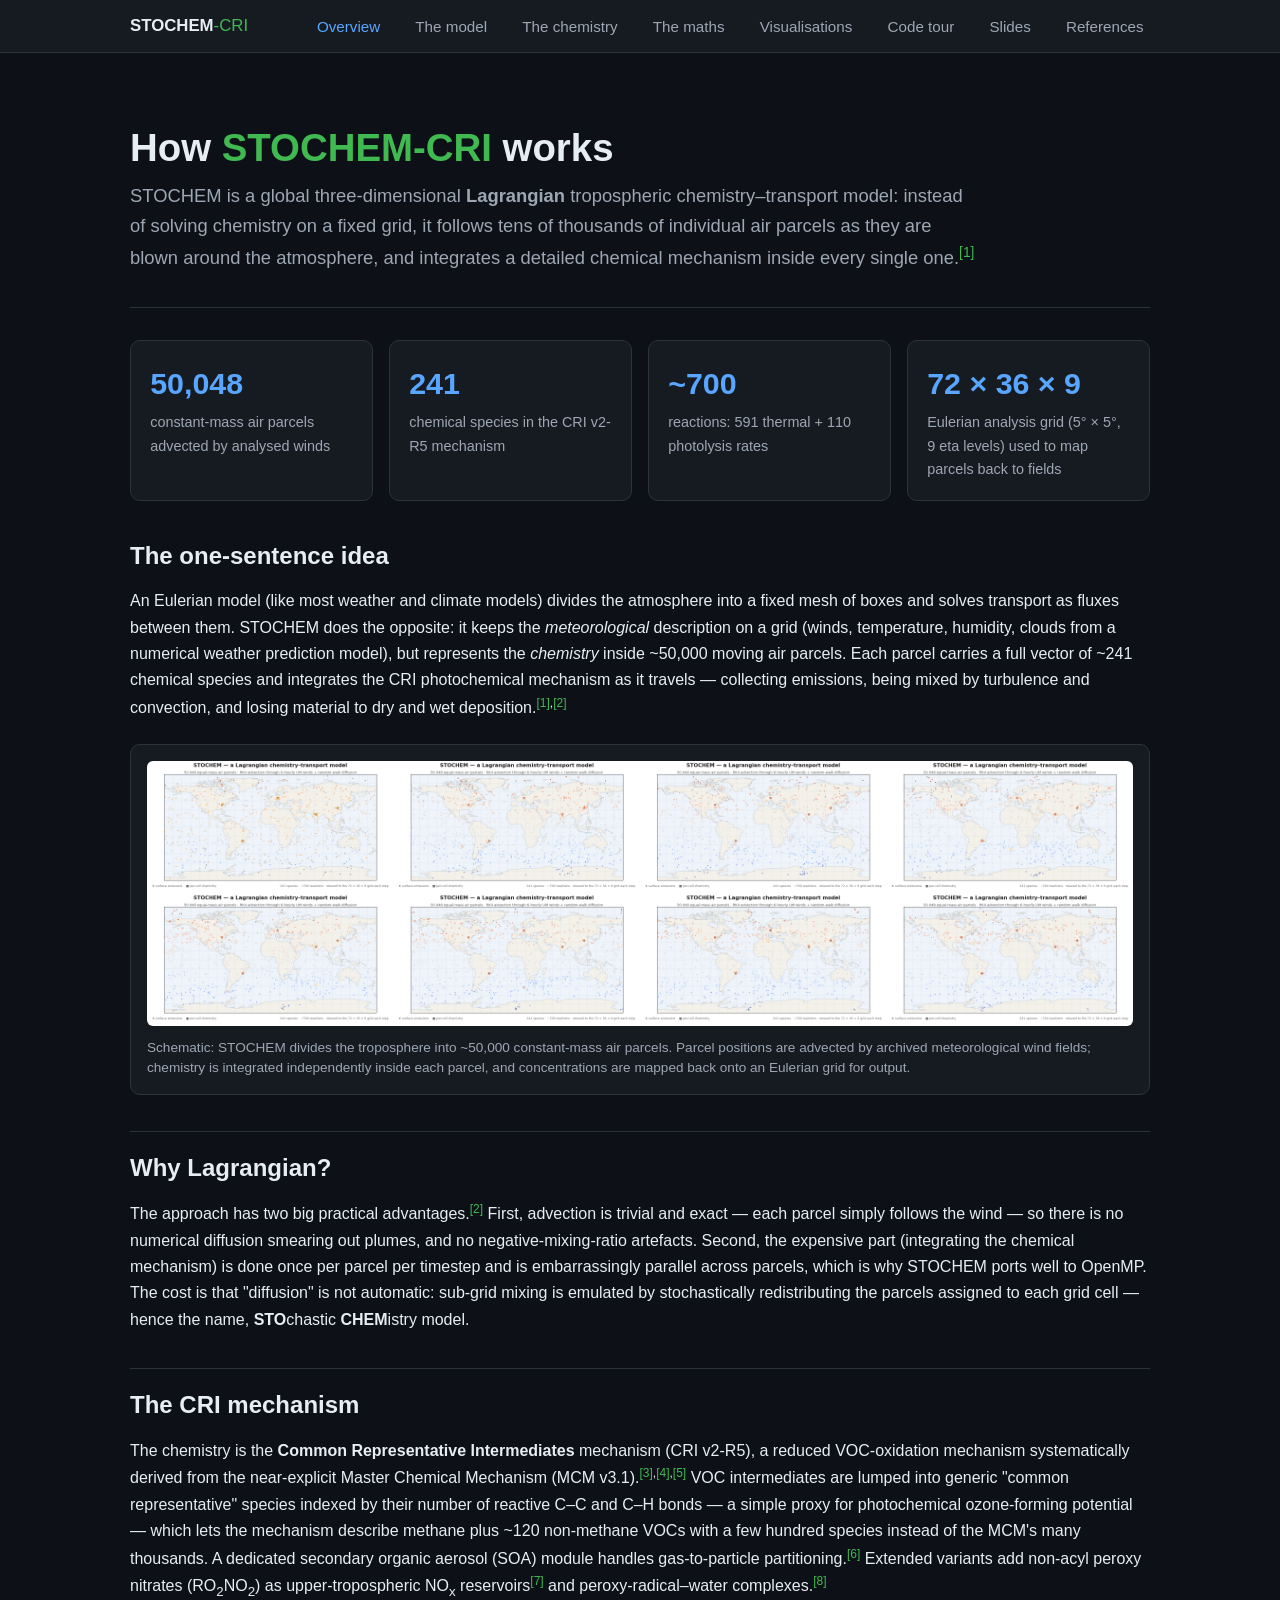
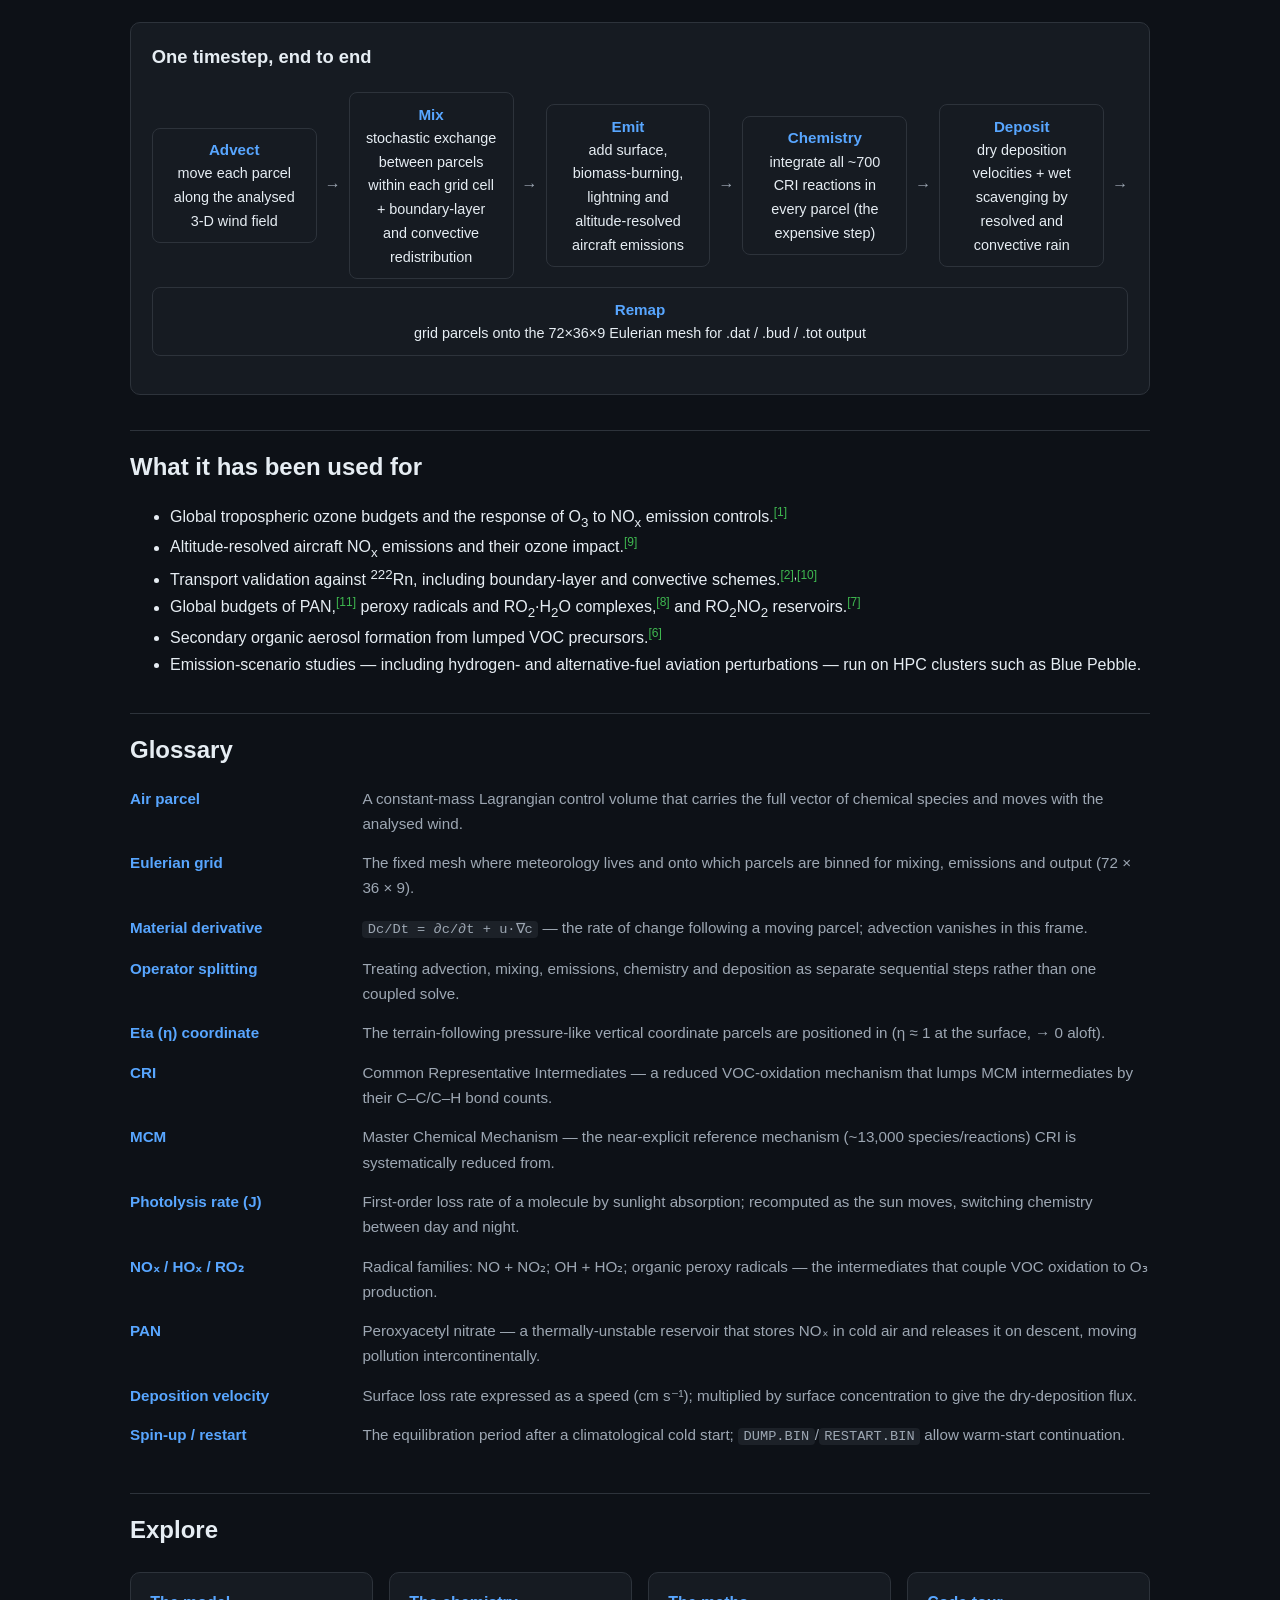
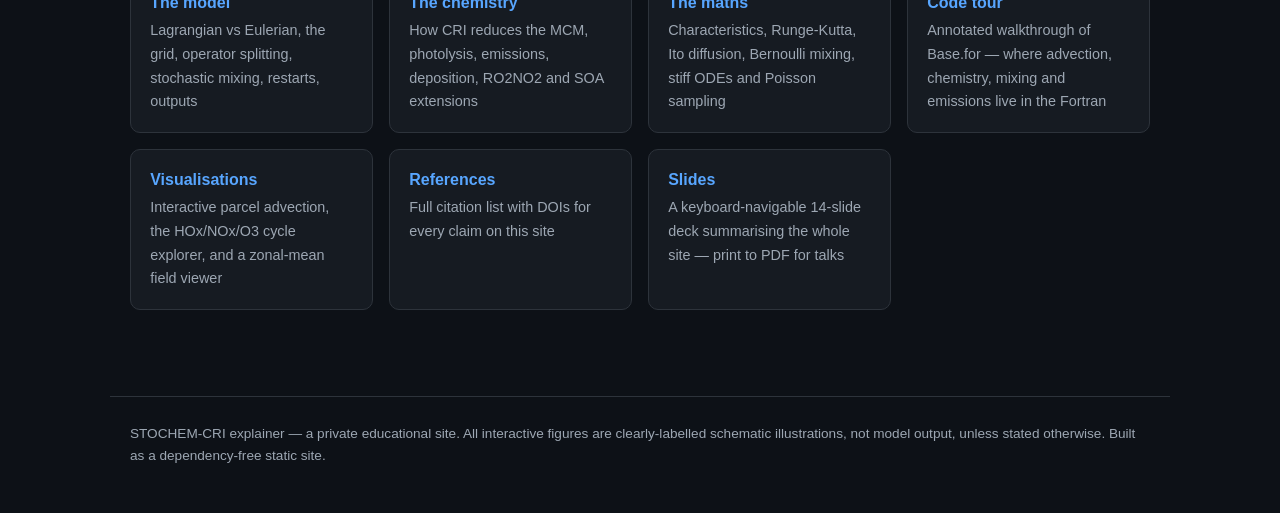
<file: index.html>
<!DOCTYPE html>
<html lang="en">
<head>
<meta charset="utf-8">
<meta name="viewport" content="width=device-width, initial-scale=1">
<title>How STOCHEM-CRI Works — a Lagrangian chemistry–transport model</title>
<meta name="description" content="An educational, visual explanation of the STOCHEM-CRI global Lagrangian tropospheric chemistry transport model, with citations.">
<link rel="stylesheet" href="assets/css/style.css">
</head>
<body>
<header class="site">
  <nav class="site">
    <a class="brand" href="index.html">STOCHEM<span class="sub">-CRI</span></a>
    <a class="navlink active" href="index.html">Overview</a>
    <a class="navlink" href="model.html">The model</a>
    <a class="navlink" href="chemistry.html">The chemistry</a>
    <a class="navlink" href="maths.html">The maths</a>
    <a class="navlink" href="visualisations.html">Visualisations</a>
    <a class="navlink" href="code.html">Code tour</a>
    <a class="navlink" href="slides.html">Slides</a>
    <a class="navlink" href="references.html">References</a>
  </nav>
</header>

<main>
  <section class="hero">
    <h1>How <span class="accent">STOCHEM-CRI</span> works</h1>
    <p class="lede">
      STOCHEM is a global three-dimensional <b>Lagrangian</b> tropospheric
      chemistry–transport model: instead of solving chemistry on a fixed grid,
      it follows tens of thousands of individual air parcels as they are blown
      around the atmosphere, and integrates a detailed chemical mechanism inside
      every single one.<sup class="cite"><a href="references.html#collins1997">[1]</a></sup>
    </p>
  </section>

  <div class="cards">
    <div class="card"><div class="big">50,048</div><div class="lbl">constant-mass air parcels advected by analysed winds</div></div>
    <div class="card"><div class="big">241</div><div class="lbl">chemical species in the CRI v2-R5 mechanism</div></div>
    <div class="card"><div class="big">~700</div><div class="lbl">reactions: 591 thermal + 110 photolysis rates</div></div>
    <div class="card"><div class="big">72 × 36 × 9</div><div class="lbl">Eulerian analysis grid (5° × 5°, 9 eta levels) used to map parcels back to fields</div></div>
  </div>

  <h2>The one-sentence idea</h2>
  <p>
    An Eulerian model (like most weather and climate models) divides the
    atmosphere into a fixed mesh of boxes and solves transport as fluxes between
    them. STOCHEM does the opposite: it keeps the <i>meteorological</i>
    description on a grid (winds, temperature, humidity, clouds from a numerical
    weather prediction model), but represents the <i>chemistry</i> inside
    ~50,000 moving air parcels. Each parcel carries a full vector of ~241
    chemical species and integrates the CRI photochemical mechanism as it
    travels — collecting emissions, being mixed by turbulence and convection,
    and losing material to dry and wet deposition.<sup class="cite"><a href="references.html#collins1997">[1]</a>,<a href="references.html#stevenson1998">[2]</a></sup>
  </p>

  <figure class="viz">
    <img src="assets/img/stochem_parcels_montage.png" alt="Schematic animation frames of STOCHEM air parcels being advected around the globe" loading="lazy">
    <figcaption>
      Schematic: STOCHEM divides the troposphere into ~50,000 constant-mass air
      parcels. Parcel positions are advected by archived meteorological wind
      fields; chemistry is integrated independently inside each parcel, and
      concentrations are mapped back onto an Eulerian grid for output.
    </figcaption>
  </figure>

  <h2>Why Lagrangian?</h2>
  <p>
    The approach has two big practical advantages.<sup class="cite"><a href="references.html#stevenson1998">[2]</a></sup>
    First, advection is trivial and exact — each parcel simply follows the wind
    — so there is no numerical diffusion smearing out plumes, and no
    negative-mixing-ratio artefacts. Second, the expensive part (integrating the
    chemical mechanism) is done once per parcel per timestep and is
    embarrassingly parallel across parcels, which is why STOCHEM ports well to
    OpenMP. The cost is that "diffusion" is not automatic: sub-grid mixing is
    emulated by stochastically redistributing the parcels assigned to each grid
    cell — hence the name, <b>STO</b>chastic <b>CHEM</b>istry model.
  </p>

  <h2>The CRI mechanism</h2>
  <p>
    The chemistry is the <b>Common Representative Intermediates</b> mechanism
    (CRI v2-R5), a reduced VOC-oxidation mechanism systematically derived from
    the near-explicit Master Chemical Mechanism (MCM v3.1).<sup class="cite"><a href="references.html#jenkin2008">[3]</a>,<a href="references.html#watson2008">[4]</a>,<a href="references.html#utembe2010">[5]</a></sup>
    VOC intermediates are lumped into generic "common representative" species
    indexed by their number of reactive C–C and C–H bonds — a simple proxy for
    photochemical ozone-forming potential — which lets the mechanism describe
    methane plus ~120 non-methane VOCs with a few hundred species instead of the
    MCM's many thousands. A dedicated secondary organic aerosol (SOA) module
    handles gas-to-particle partitioning.<sup class="cite"><a href="references.html#utembe2009">[6]</a></sup>
    Extended variants add non-acyl peroxy nitrates (RO<sub>2</sub>NO<sub>2</sub>)
    as upper-tropospheric NO<sub>x</sub> reservoirs<sup class="cite"><a href="references.html#khan2020">[7]</a></sup>
    and peroxy-radical–water complexes.<sup class="cite"><a href="references.html#khan2015">[8]</a></sup>
  </p>

  <div class="panel">
    <h3>One timestep, end to end</h3>
    <div class="flow">
      <div class="step"><b>Advect</b>move each parcel along the analysed 3-D wind field</div>
      <div class="arrow">→</div>
      <div class="step"><b>Mix</b>stochastic exchange between parcels within each grid cell + boundary-layer and convective redistribution</div>
      <div class="arrow">→</div>
      <div class="step"><b>Emit</b>add surface, biomass-burning, lightning and altitude-resolved aircraft emissions</div>
      <div class="arrow">→</div>
      <div class="step"><b>Chemistry</b>integrate all ~700 CRI reactions in every parcel (the expensive step)</div>
      <div class="arrow">→</div>
      <div class="step"><b>Deposit</b>dry deposition velocities + wet scavenging by resolved and convective rain</div>
      <div class="arrow">→</div>
      <div class="step"><b>Remap</b>grid parcels onto the 72×36×9 Eulerian mesh for .dat / .bud / .tot output</div>
    </div>
  </div>

  <h2>What it has been used for</h2>
  <ul>
    <li>Global tropospheric ozone budgets and the response of O<sub>3</sub> to NO<sub>x</sub> emission controls.<sup class="cite"><a href="references.html#collins1997">[1]</a></sup></li>
    <li>Altitude-resolved aircraft NO<sub>x</sub> emissions and their ozone impact.<sup class="cite"><a href="references.html#stevenson1997">[9]</a></sup></li>
    <li>Transport validation against <sup>222</sup>Rn, including boundary-layer and convective schemes.<sup class="cite"><a href="references.html#stevenson1998">[2]</a>,<a href="references.html#collins2002">[10]</a></sup></li>
    <li>Global budgets of PAN,<sup class="cite"><a href="references.html#khan2017">[11]</a></sup> peroxy radicals and RO<sub>2</sub>·H<sub>2</sub>O complexes,<sup class="cite"><a href="references.html#khan2015">[8]</a></sup> and RO<sub>2</sub>NO<sub>2</sub> reservoirs.<sup class="cite"><a href="references.html#khan2020">[7]</a></sup></li>
    <li>Secondary organic aerosol formation from lumped VOC precursors.<sup class="cite"><a href="references.html#utembe2009">[6]</a></sup></li>
    <li>Emission-scenario studies — including hydrogen- and alternative-fuel aviation perturbations — run on HPC clusters such as Blue Pebble.</li>
  </ul>

  <h2>Glossary</h2>
  <dl class="gloss">
    <dt>Air parcel</dt><dd>A constant-mass Lagrangian control volume that carries the full vector of chemical species and moves with the analysed wind.</dd>
    <dt>Eulerian grid</dt><dd>The fixed mesh where meteorology lives and onto which parcels are binned for mixing, emissions and output (72 × 36 × 9).</dd>
    <dt>Material derivative</dt><dd><code>Dc/Dt = ∂c/∂t + u·∇c</code> — the rate of change following a moving parcel; advection vanishes in this frame.</dd>
    <dt>Operator splitting</dt><dd>Treating advection, mixing, emissions, chemistry and deposition as separate sequential steps rather than one coupled solve.</dd>
    <dt>Eta (η) coordinate</dt><dd>The terrain-following pressure-like vertical coordinate parcels are positioned in (η ≈ 1 at the surface, → 0 aloft).</dd>
    <dt>CRI</dt><dd>Common Representative Intermediates — a reduced VOC-oxidation mechanism that lumps MCM intermediates by their C–C/C–H bond counts.</dd>
    <dt>MCM</dt><dd>Master Chemical Mechanism — the near-explicit reference mechanism (~13,000 species/reactions) CRI is systematically reduced from.</dd>
    <dt>Photolysis rate (J)</dt><dd>First-order loss rate of a molecule by sunlight absorption; recomputed as the sun moves, switching chemistry between day and night.</dd>
    <dt>NOₓ / HOₓ / RO₂</dt><dd>Radical families: NO + NO₂; OH + HO₂; organic peroxy radicals — the intermediates that couple VOC oxidation to O₃ production.</dd>
    <dt>PAN</dt><dd>Peroxyacetyl nitrate — a thermally-unstable reservoir that stores NOₓ in cold air and releases it on descent, moving pollution intercontinentally.</dd>
    <dt>Deposition velocity</dt><dd>Surface loss rate expressed as a speed (cm s⁻¹); multiplied by surface concentration to give the dry-deposition flux.</dd>
    <dt>Spin-up / restart</dt><dd>The equilibration period after a climatological cold start; <code>DUMP.BIN</code>/<code>RESTART.BIN</code> allow warm-start continuation.</dd>
  </dl>

  <h2>Explore</h2>
  <div class="cards">
    <a class="card" href="model.html"><b>The model</b><div class="lbl">Lagrangian vs Eulerian, the grid, operator splitting, stochastic mixing, restarts, outputs</div></a>
    <a class="card" href="chemistry.html"><b>The chemistry</b><div class="lbl">How CRI reduces the MCM, photolysis, emissions, deposition, RO2NO2 and SOA extensions</div></a>
    <a class="card" href="maths.html"><b>The maths</b><div class="lbl">Characteristics, Runge-Kutta, Ito diffusion, Bernoulli mixing, stiff ODEs and Poisson sampling</div></a>
    <a class="card" href="code.html"><b>Code tour</b><div class="lbl">Annotated walkthrough of Base.for — where advection, chemistry, mixing and emissions live in the Fortran</div></a>
    <a class="card" href="visualisations.html"><b>Visualisations</b><div class="lbl">Interactive parcel advection, the HOx/NOx/O3 cycle explorer, and a zonal-mean field viewer</div></a>
    <a class="card" href="references.html"><b>References</b><div class="lbl">Full citation list with DOIs for every claim on this site</div></a>
    <a class="card" href="slides.html"><b>Slides</b><div class="lbl">A keyboard-navigable 14-slide deck summarising the whole site — print to PDF for talks</div></a>
  </div>
</main>

<footer class="site">
  STOCHEM-CRI explainer — a private educational site. All interactive figures are
  clearly-labelled schematic illustrations, not model output, unless stated
  otherwise. Built as a dependency-free static site.
</footer>
</body>
</html>
</file>
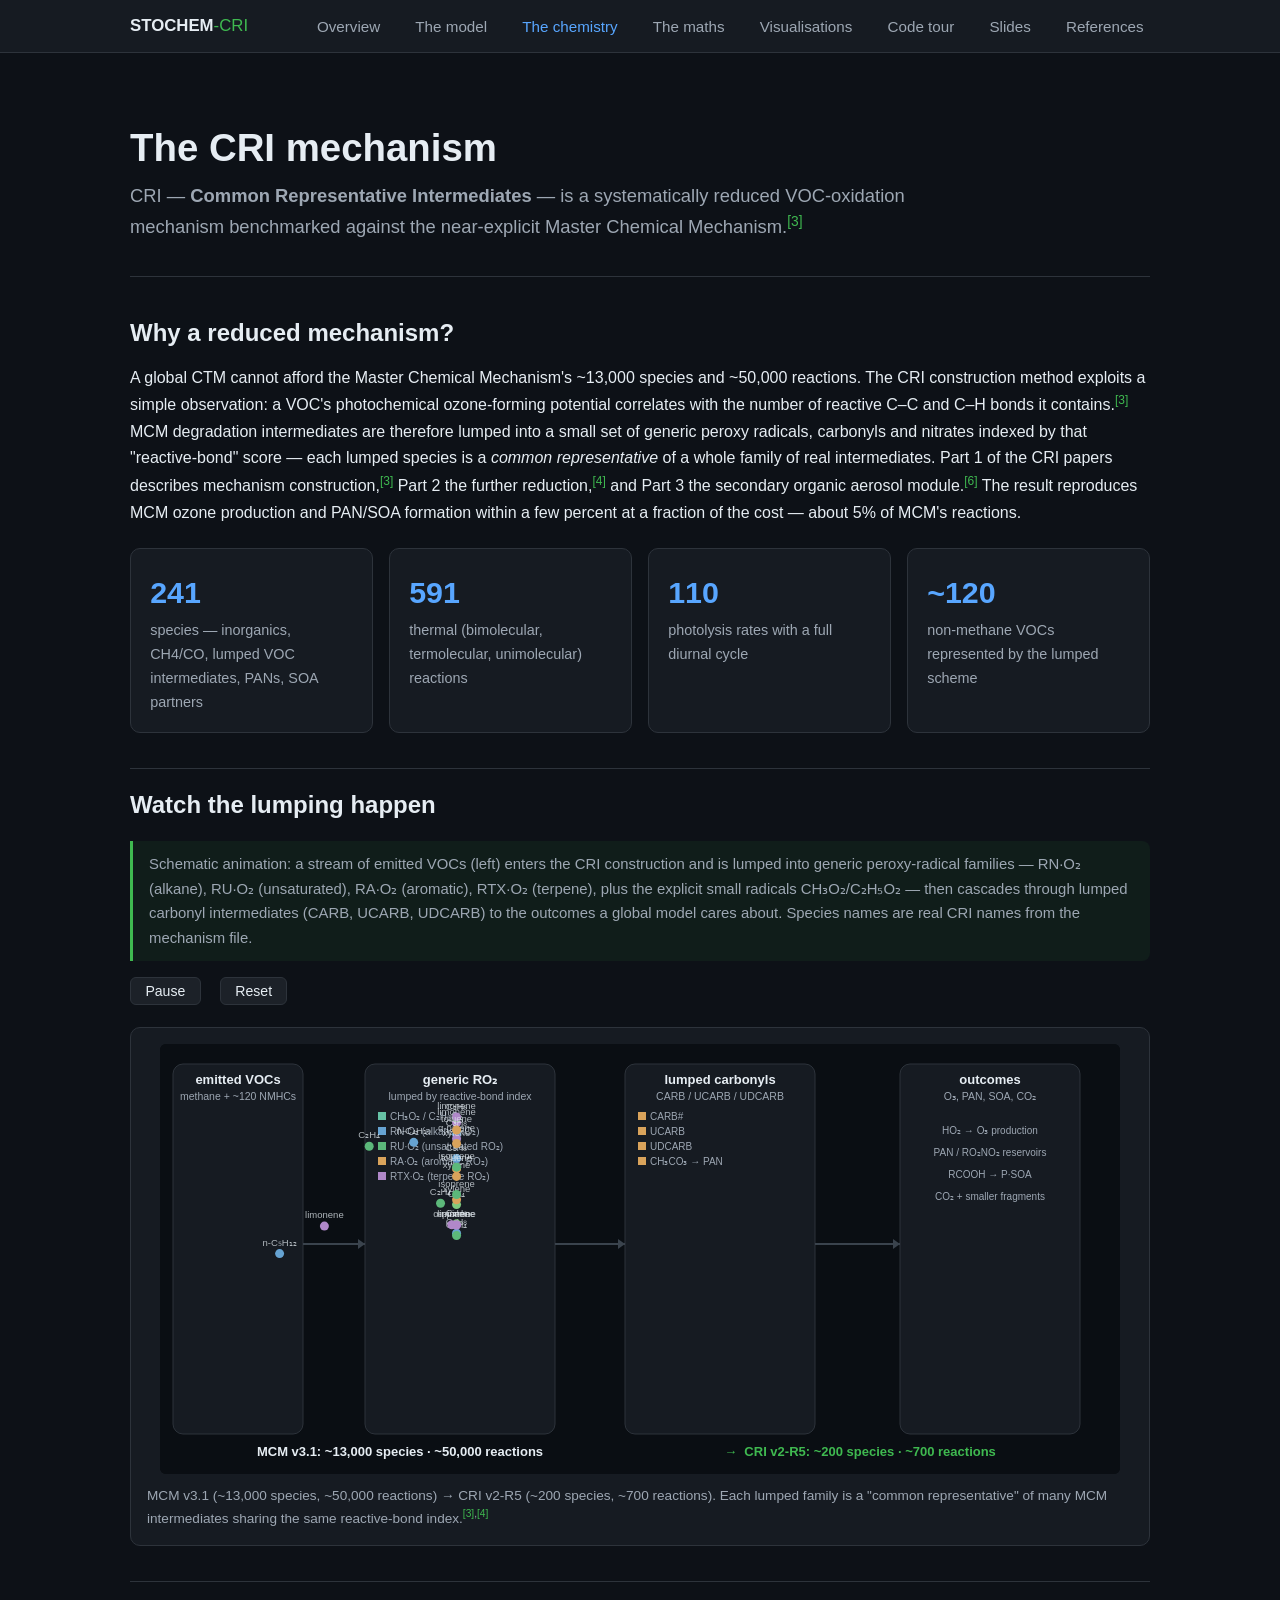
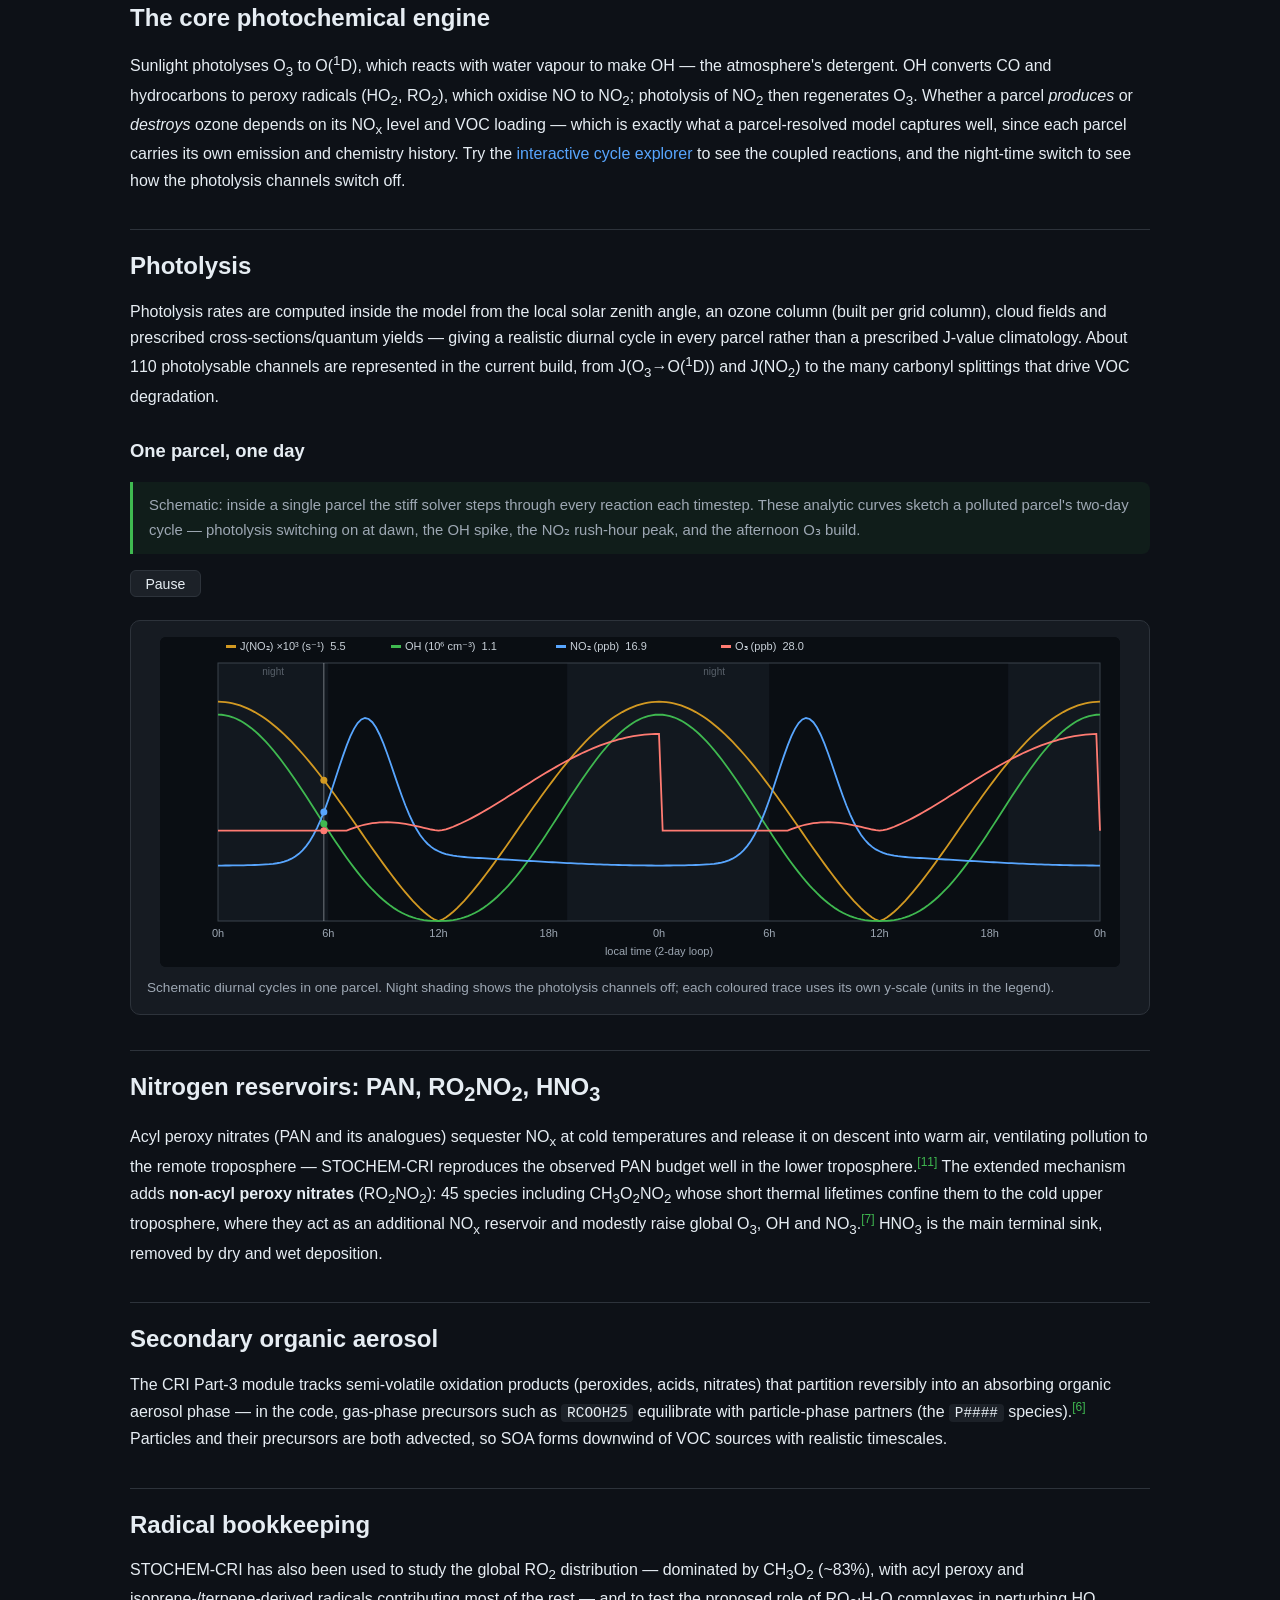
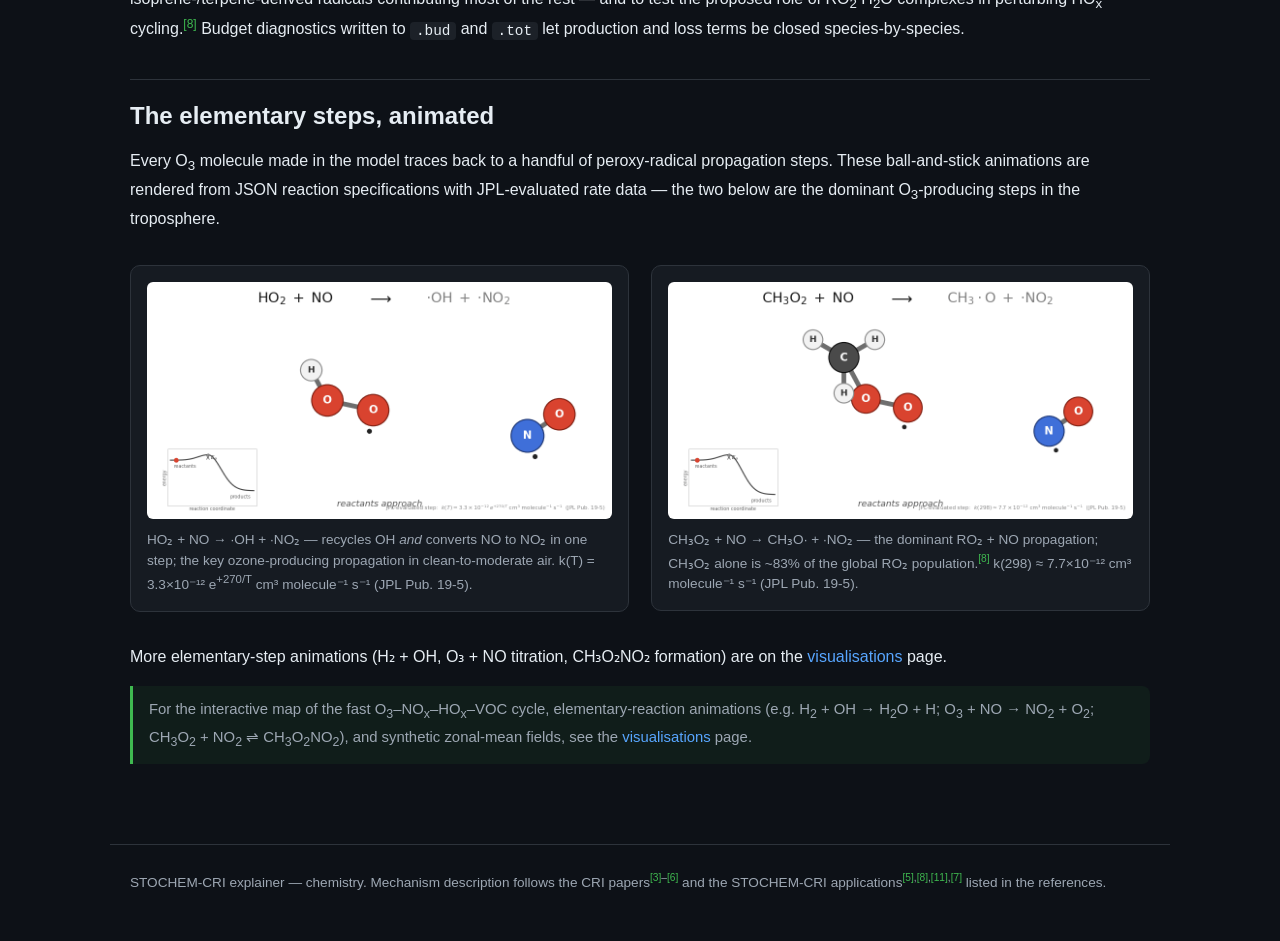
<file: chemistry.html>
<!DOCTYPE html>
<html lang="en">
<head>
<meta charset="utf-8">
<meta name="viewport" content="width=device-width, initial-scale=1">
<title>The chemistry — STOCHEM-CRI explainer</title>
<link rel="stylesheet" href="assets/css/style.css">
</head>
<body>
<header class="site">
  <nav class="site">
    <a class="brand" href="index.html">STOCHEM<span class="sub">-CRI</span></a>
    <a class="navlink" href="index.html">Overview</a>
    <a class="navlink" href="model.html">The model</a>
    <a class="navlink active" href="chemistry.html">The chemistry</a>
    <a class="navlink" href="maths.html">The maths</a>
    <a class="navlink" href="visualisations.html">Visualisations</a>
    <a class="navlink" href="code.html">Code tour</a>
    <a class="navlink" href="slides.html">Slides</a>
    <a class="navlink" href="references.html">References</a>
  </nav>
</header>

<main>
  <section class="hero">
    <h1>The CRI mechanism</h1>
    <p class="lede">
      CRI — <b>Common Representative Intermediates</b> — is a systematically
      reduced VOC-oxidation mechanism benchmarked against the near-explicit
      Master Chemical Mechanism.<sup class="cite"><a href="references.html#jenkin2008">[3]</a></sup>
    </p>
  </section>

  <h2>Why a reduced mechanism?</h2>
  <p>
    A global CTM cannot afford the Master Chemical Mechanism's ~13,000 species
    and ~50,000 reactions. The CRI construction method exploits a simple
    observation: a VOC's photochemical ozone-forming potential correlates with
    the number of reactive C–C and C–H bonds it contains.<sup class="cite"><a href="references.html#jenkin2008">[3]</a></sup>
    MCM degradation intermediates are therefore lumped into a small set of
    generic peroxy radicals, carbonyls and nitrates indexed by that
    "reactive-bond" score — each lumped species is a <i>common representative</i>
    of a whole family of real intermediates. Part 1 of the CRI papers describes
    mechanism construction,<sup class="cite"><a href="references.html#jenkin2008">[3]</a></sup>
    Part 2 the further reduction,<sup class="cite"><a href="references.html#watson2008">[4]</a></sup>
    and Part 3 the secondary organic aerosol module.<sup class="cite"><a href="references.html#utembe2009">[6]</a></sup>
    The result reproduces MCM ozone production and PAN/SOA formation within a
    few percent at a fraction of the cost — about 5% of MCM's reactions.
  </p>

  <div class="cards">
    <div class="card"><div class="big">241</div><div class="lbl">species — inorganics, CH4/CO, lumped VOC intermediates, PANs, SOA partners</div></div>
    <div class="card"><div class="big">591</div><div class="lbl">thermal (bimolecular, termolecular, unimolecular) reactions</div></div>
    <div class="card"><div class="big">110</div><div class="lbl">photolysis rates with a full diurnal cycle</div></div>
    <div class="card"><div class="big">~120</div><div class="lbl">non-methane VOCs represented by the lumped scheme</div></div>
  </div>

  <h2>Watch the lumping happen</h2>
  <div class="schematic">
    Schematic animation: a stream of emitted VOCs (left) enters the CRI
    construction and is lumped into generic peroxy-radical families —
    RN·O₂ (alkane), RU·O₂ (unsaturated), RA·O₂ (aromatic), RTX·O₂ (terpene),
    plus the explicit small radicals CH₃O₂/C₂H₅O₂ — then cascades through
    lumped carbonyl intermediates (CARB, UCARB, UDCARB) to the outcomes a
    global model cares about. Species names are real CRI names from the
    mechanism file.
  </div>
  <div class="controls">
    <button class="btn" id="cri-play">Pause</button>
    <button class="btn" id="cri-reset">Reset</button>
  </div>
  <figure class="viz">
    <canvas id="cri-canvas" width="960" height="430"></canvas>
    <figcaption>
      MCM v3.1 (~13,000 species, ~50,000 reactions) → CRI v2-R5 (~200 species,
      ~700 reactions). Each lumped family is a "common representative" of many
      MCM intermediates sharing the same reactive-bond index.<sup class="cite"><a href="references.html#jenkin2008">[3]</a>,<a href="references.html#watson2008">[4]</a></sup>
    </figcaption>
  </figure>

  <h2>The core photochemical engine</h2>
  <p>
    Sunlight photolyses O<sub>3</sub> to O(<sup>1</sup>D), which reacts with
    water vapour to make OH — the atmosphere's detergent. OH converts CO and
    hydrocarbons to peroxy radicals (HO<sub>2</sub>, RO<sub>2</sub>), which
    oxidise NO to NO<sub>2</sub>; photolysis of NO<sub>2</sub> then regenerates
    O<sub>3</sub>. Whether a parcel <i>produces</i> or <i>destroys</i> ozone
    depends on its NO<sub>x</sub> level and VOC loading — which is exactly what
    a parcel-resolved model captures well, since each parcel carries its own
    emission and chemistry history. Try the
    <a href="visualisations.html#chemcycle">interactive cycle explorer</a> to see
    the coupled reactions, and the night-time switch to see how the photolysis
    channels switch off.
  </p>

  <h2>Photolysis</h2>
  <p>
    Photolysis rates are computed inside the model from the local solar zenith
    angle, an ozone column (built per grid column), cloud fields and prescribed
    cross-sections/quantum yields — giving a realistic diurnal cycle in every
    parcel rather than a prescribed J-value climatology. About 110 photolysable
    channels are represented in the current build, from
    J(O<sub>3</sub>→O(<sup>1</sup>D)) and J(NO<sub>2</sub>) to the many carbonyl
    splittings that drive VOC degradation.
  </p>

  <h3>One parcel, one day</h3>
  <div class="schematic">
    Schematic: inside a single parcel the stiff solver steps through every
    reaction each timestep. These analytic curves sketch a polluted parcel's
    two-day cycle — photolysis switching on at dawn, the OH spike, the
    NO₂ rush-hour peak, and the afternoon O₃ build.
  </div>
  <div class="controls">
    <button class="btn" id="day-play">Pause</button>
  </div>
  <figure class="viz">
    <canvas id="day-canvas" width="960" height="330"></canvas>
    <figcaption>
      Schematic diurnal cycles in one parcel. Night shading shows the
      photolysis channels off; each coloured trace uses its own y-scale
      (units in the legend).
    </figcaption>
  </figure>

  <h2>Nitrogen reservoirs: PAN, RO<sub>2</sub>NO<sub>2</sub>, HNO<sub>3</sub></h2>
  <p>
    Acyl peroxy nitrates (PAN and its analogues) sequester NO<sub>x</sub> at
    cold temperatures and release it on descent into warm air, ventilating
    pollution to the remote troposphere — STOCHEM-CRI reproduces the observed
    PAN budget well in the lower troposphere.<sup class="cite"><a href="references.html#khan2017">[11]</a></sup>
    The extended mechanism adds <b>non-acyl peroxy nitrates</b>
    (RO<sub>2</sub>NO<sub>2</sub>): 45 species including CH<sub>3</sub>O<sub>2</sub>NO<sub>2</sub>
    whose short thermal lifetimes confine them to the cold upper troposphere,
    where they act as an additional NO<sub>x</sub> reservoir and modestly raise
    global O<sub>3</sub>, OH and NO<sub>3</sub>.<sup class="cite"><a href="references.html#khan2020">[7]</a></sup>
    HNO<sub>3</sub> is the main terminal sink, removed by dry and wet
    deposition.
  </p>

  <h2>Secondary organic aerosol</h2>
  <p>
    The CRI Part-3 module tracks semi-volatile oxidation products (peroxides,
    acids, nitrates) that partition reversibly into an absorbing organic
    aerosol phase — in the code, gas-phase precursors such as
    <code>RCOOH25</code> equilibrate with particle-phase partners (the
    <code>P####</code> species).<sup class="cite"><a href="references.html#utembe2009">[6]</a></sup>
    Particles and their precursors are both advected, so SOA forms downwind of
    VOC sources with realistic timescales.
  </p>

  <h2>Radical bookkeeping</h2>
  <p>
    STOCHEM-CRI has also been used to study the global RO<sub>2</sub>
    distribution — dominated by CH<sub>3</sub>O<sub>2</sub> (~83%), with acyl
    peroxy and isoprene-/terpene-derived radicals contributing most of the rest —
    and to test the proposed role of RO<sub>2</sub>·H<sub>2</sub>O complexes in
    perturbing HO<sub>x</sub> cycling.<sup class="cite"><a href="references.html#khan2015">[8]</a></sup>
    Budget diagnostics written to <code>.bud</code> and <code>.tot</code> let
    production and loss terms be closed species-by-species.
  </p>

  <h2>The elementary steps, animated</h2>
  <p>
    Every O<sub>3</sub> molecule made in the model traces back to a handful of
    peroxy-radical propagation steps. These ball-and-stick animations are
    rendered from JSON reaction specifications with JPL-evaluated rate data —
    the two below are the dominant O<sub>3</sub>-producing steps in the
    troposphere.
  </p>
  <div class="two-col">
    <figure class="viz">
      <img src="assets/img/ho2_no.gif" alt="Ball-and-stick animation of HO2 + NO to OH + NO2" loading="lazy">
      <figcaption>
        HO₂ + NO → ·OH + ·NO₂ — recycles OH <i>and</i> converts NO to NO₂ in one
        step; the key ozone-producing propagation in clean-to-moderate air.
        k(T) = 3.3×10⁻¹² e<sup>+270/T</sup> cm³ molecule⁻¹ s⁻¹ (JPL Pub. 19-5).
      </figcaption>
    </figure>
    <figure class="viz">
      <img src="assets/img/ch3o2_no.gif" alt="Ball-and-stick animation of CH3O2 + NO to CH3O + NO2" loading="lazy">
      <figcaption>
        CH₃O₂ + NO → CH₃O· + ·NO₂ — the dominant RO₂ + NO propagation;
        CH₃O₂ alone is ~83% of the global RO₂ population.<sup class="cite"><a href="references.html#khan2015">[8]</a></sup>
        k(298) ≈ 7.7×10⁻¹² cm³ molecule⁻¹ s⁻¹ (JPL Pub. 19-5).
      </figcaption>
    </figure>
  </div>
  <p>
    More elementary-step animations (H₂ + OH, O₃ + NO titration,
    CH₃O₂NO₂ formation) are on the
    <a href="visualisations.html">visualisations</a> page.
  </p>

  <div class="schematic">
    For the interactive map of the fast O<sub>3</sub>–NO<sub>x</sub>–HO<sub>x</sub>–VOC
    cycle, elementary-reaction animations (e.g. H<sub>2</sub> + OH → H<sub>2</sub>O
    + H; O<sub>3</sub> + NO → NO<sub>2</sub> + O<sub>2</sub>;
    CH<sub>3</sub>O<sub>2</sub> + NO<sub>2</sub> ⇌ CH<sub>3</sub>O<sub>2</sub>NO<sub>2</sub>),
    and synthetic zonal-mean fields, see the
    <a href="visualisations.html">visualisations</a> page.
  </div>
</main>

<footer class="site">
  STOCHEM-CRI explainer — chemistry. Mechanism description follows the CRI
  papers<sup class="cite"><a href="references.html#jenkin2008">[3]</a>–<a href="references.html#utembe2009">[6]</a></sup>
  and the STOCHEM-CRI applications<sup class="cite"><a href="references.html#utembe2010">[5]</a>,<a href="references.html#khan2015">[8]</a>,<a href="references.html#khan2017">[11]</a>,<a href="references.html#khan2020">[7]</a></sup>
  listed in the references.
</footer>
<script src="assets/js/cri.js"></script>
<script src="assets/js/parcel_day.js"></script>
</body>
</html>
</file>
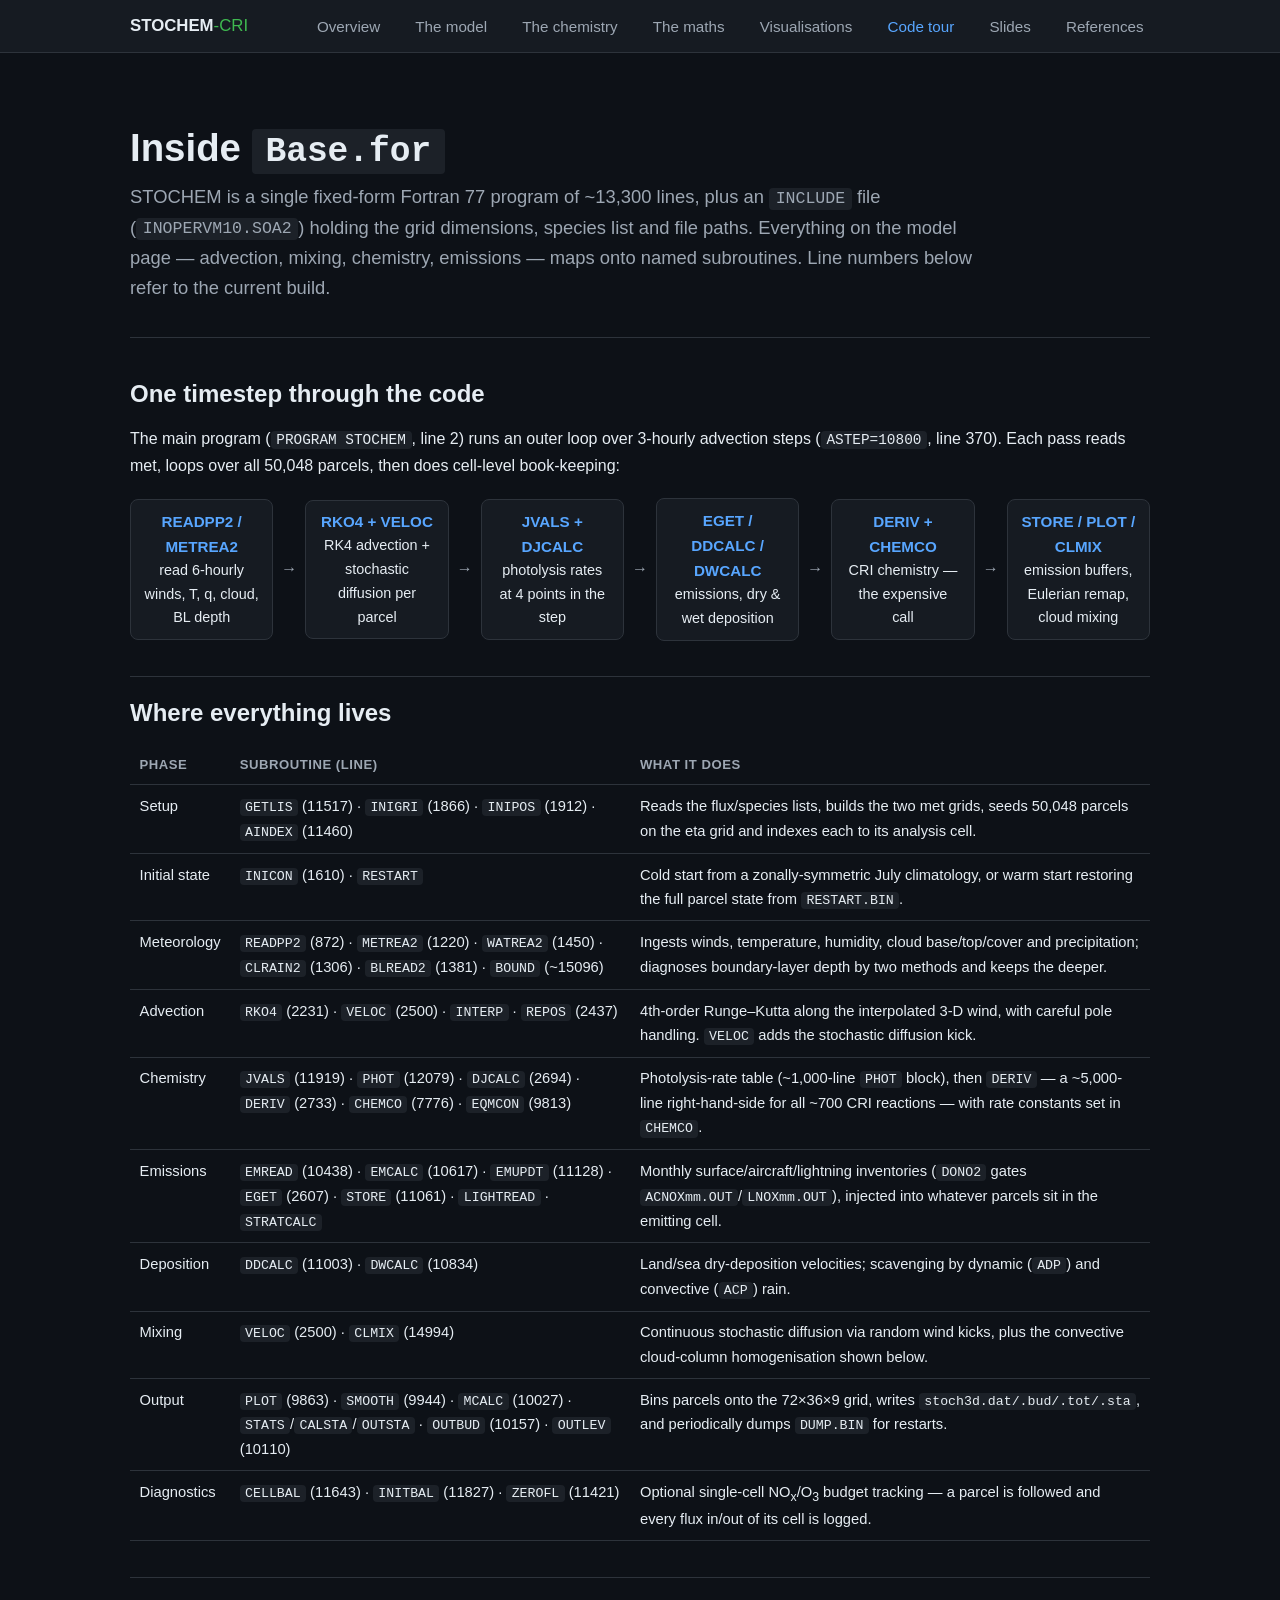
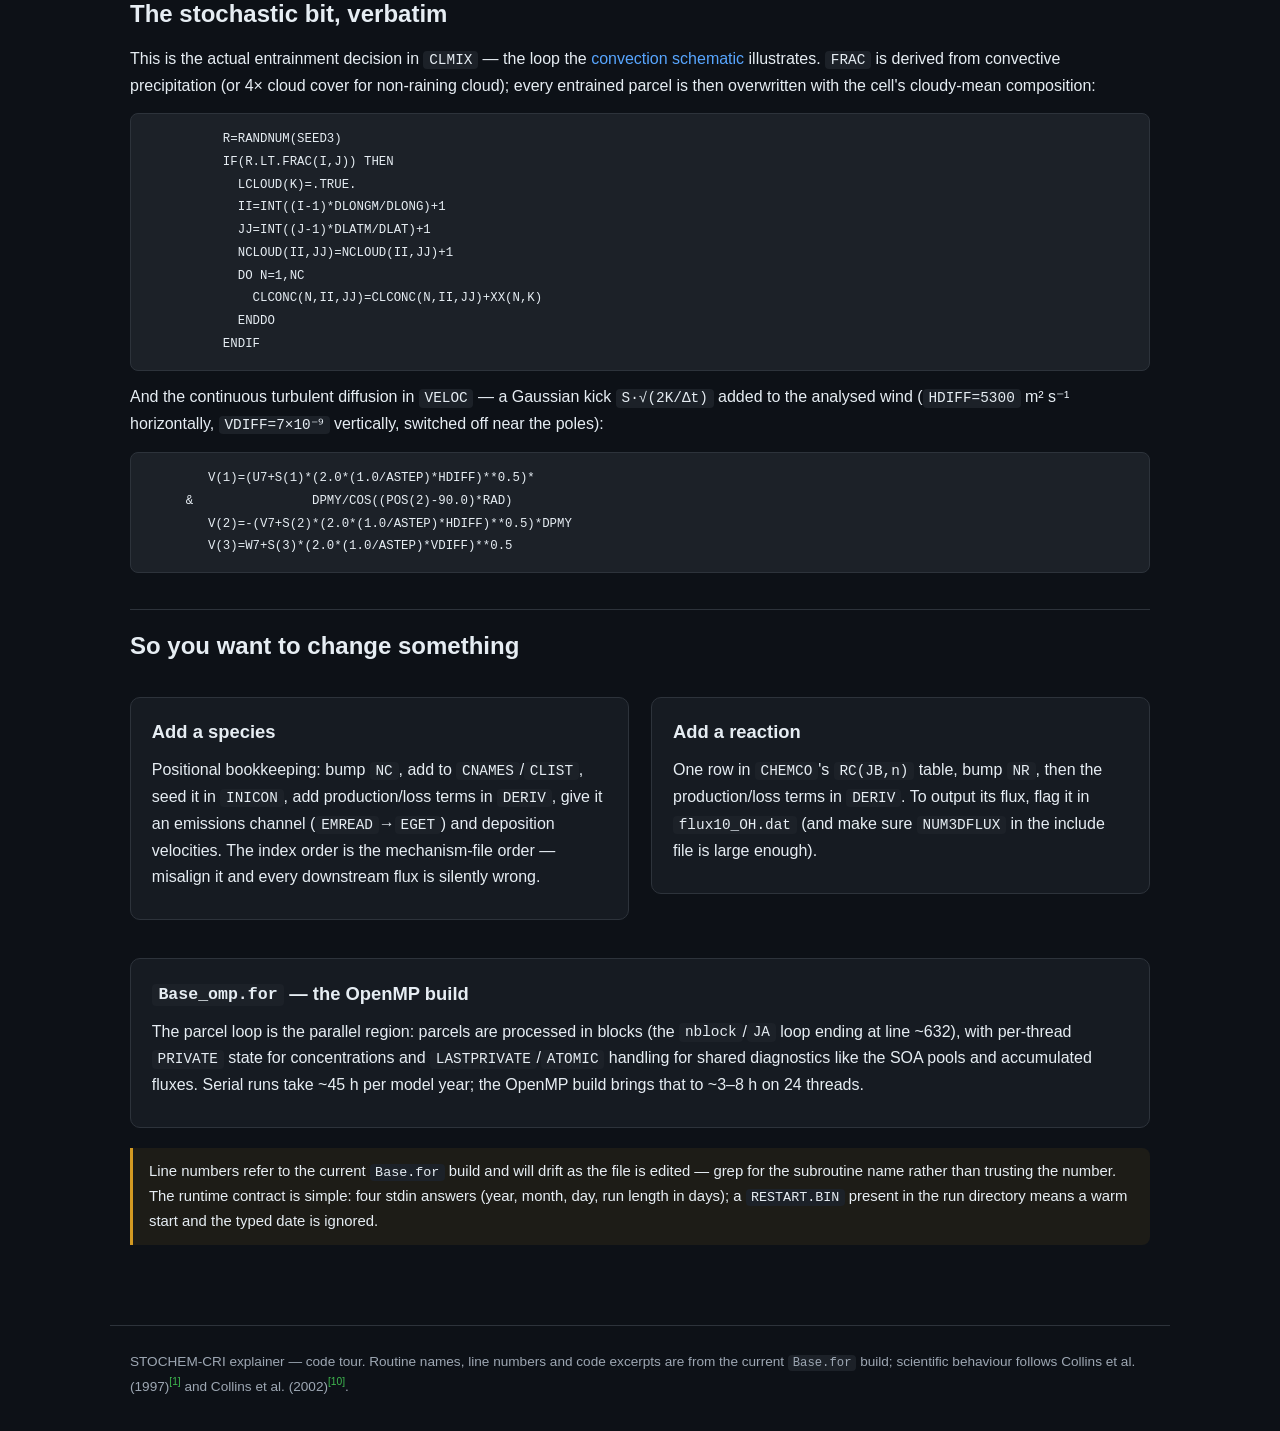
<file: code.html>
<!DOCTYPE html>
<html lang="en">
<head>
<meta charset="utf-8">
<meta name="viewport" content="width=device-width, initial-scale=1">
<title>Code tour — STOCHEM-CRI explainer</title>
<link rel="stylesheet" href="assets/css/style.css">
</head>
<body>
<header class="site">
  <nav class="site">
    <a class="brand" href="index.html">STOCHEM<span class="sub">-CRI</span></a>
    <a class="navlink" href="index.html">Overview</a>
    <a class="navlink" href="model.html">The model</a>
    <a class="navlink" href="chemistry.html">The chemistry</a>
    <a class="navlink" href="maths.html">The maths</a>
    <a class="navlink" href="visualisations.html">Visualisations</a>
    <a class="navlink active" href="code.html">Code tour</a>
    <a class="navlink" href="slides.html">Slides</a>
    <a class="navlink" href="references.html">References</a>
  </nav>
</header>

<main>
  <section class="hero">
    <h1>Inside <code>Base.for</code></h1>
    <p class="lede">
      STOCHEM is a single fixed-form Fortran 77 program of ~13,300 lines, plus
      an <code>INCLUDE</code> file (<code>INOPERVM10.SOA2</code>) holding the
      grid dimensions, species list and file paths. Everything on the model
      page — advection, mixing, chemistry, emissions — maps onto named
      subroutines. Line numbers below refer to the current build.
    </p>
  </section>

  <h2>One timestep through the code</h2>
  <p>
    The main program (<code>PROGRAM STOCHEM</code>, line 2) runs an outer loop
    over 3-hourly advection steps (<code>ASTEP=10800</code>, line 370). Each
    pass reads met, loops over all 50,048 parcels, then does cell-level
    book-keeping:
  </p>
  <div class="flow">
    <div class="step"><b>READPP2 / METREA2</b>read 6-hourly winds, T, q, cloud, BL depth</div>
    <div class="arrow">→</div>
    <div class="step"><b>RKO4 + VELOC</b>RK4 advection + stochastic diffusion per parcel</div>
    <div class="arrow">→</div>
    <div class="step"><b>JVALS + DJCALC</b>photolysis rates at 4 points in the step</div>
    <div class="arrow">→</div>
    <div class="step"><b>EGET / DDCALC / DWCALC</b>emissions, dry &amp; wet deposition</div>
    <div class="arrow">→</div>
    <div class="step"><b>DERIV + CHEMCO</b>CRI chemistry — the expensive call</div>
    <div class="arrow">→</div>
    <div class="step"><b>STORE / PLOT / CLMIX</b>emission buffers, Eulerian remap, cloud mixing</div>
  </div>

  <h2>Where everything lives</h2>
  <table class="ref">
    <tr><th>Phase</th><th>Subroutine (line)</th><th>What it does</th></tr>
    <tr><td>Setup</td>
        <td><code>GETLIS</code> (11517) · <code>INIGRI</code> (1866) · <code>INIPOS</code> (1912) · <code>AINDEX</code> (11460)</td>
        <td>Reads the flux/species lists, builds the two met grids, seeds 50,048 parcels on the eta grid and indexes each to its analysis cell.</td></tr>
    <tr><td>Initial state</td>
        <td><code>INICON</code> (1610) · <code>RESTART</code></td>
        <td>Cold start from a zonally-symmetric July climatology, or warm start restoring the full parcel state from <code>RESTART.BIN</code>.</td></tr>
    <tr><td>Meteorology</td>
        <td><code>READPP2</code> (872) · <code>METREA2</code> (1220) · <code>WATREA2</code> (1450) · <code>CLRAIN2</code> (1306) · <code>BLREAD2</code> (1381) · <code>BOUND</code> (~15096)</td>
        <td>Ingests winds, temperature, humidity, cloud base/top/cover and precipitation; diagnoses boundary-layer depth by two methods and keeps the deeper.</td></tr>
    <tr><td>Advection</td>
        <td><code>RKO4</code> (2231) · <code>VELOC</code> (2500) · <code>INTERP</code> · <code>REPOS</code> (2437)</td>
        <td>4th-order Runge–Kutta along the interpolated 3-D wind, with careful pole handling. <code>VELOC</code> adds the stochastic diffusion kick.</td></tr>
    <tr><td>Chemistry</td>
        <td><code>JVALS</code> (11919) · <code>PHOT</code> (12079) · <code>DJCALC</code> (2694) · <code>DERIV</code> (2733) · <code>CHEMCO</code> (7776) · <code>EQMCON</code> (9813)</td>
        <td>Photolysis-rate table (~1,000-line <code>PHOT</code> block), then <code>DERIV</code> — a ~5,000-line right-hand-side for all ~700 CRI reactions — with rate constants set in <code>CHEMCO</code>.</td></tr>
    <tr><td>Emissions</td>
        <td><code>EMREAD</code> (10438) · <code>EMCALC</code> (10617) · <code>EMUPDT</code> (11128) · <code>EGET</code> (2607) · <code>STORE</code> (11061) · <code>LIGHTREAD</code> · <code>STRATCALC</code></td>
        <td>Monthly surface/aircraft/lightning inventories (<code>DONO2</code> gates <code>ACNOXmm.OUT</code>/<code>LNOXmm.OUT</code>), injected into whatever parcels sit in the emitting cell.</td></tr>
    <tr><td>Deposition</td>
        <td><code>DDCALC</code> (11003) · <code>DWCALC</code> (10834)</td>
        <td>Land/sea dry-deposition velocities; scavenging by dynamic (<code>ADP</code>) and convective (<code>ACP</code>) rain.</td></tr>
    <tr><td>Mixing</td>
        <td><code>VELOC</code> (2500) · <code>CLMIX</code> (14994)</td>
        <td>Continuous stochastic diffusion via random wind kicks, plus the convective cloud-column homogenisation shown below.</td></tr>
    <tr><td>Output</td>
        <td><code>PLOT</code> (9863) · <code>SMOOTH</code> (9944) · <code>MCALC</code> (10027) · <code>STATS</code>/<code>CALSTA</code>/<code>OUTSTA</code> · <code>OUTBUD</code> (10157) · <code>OUTLEV</code> (10110)</td>
        <td>Bins parcels onto the 72×36×9 grid, writes <code>stoch3d.dat/.bud/.tot/.sta</code>, and periodically dumps <code>DUMP.BIN</code> for restarts.</td></tr>
    <tr><td>Diagnostics</td>
        <td><code>CELLBAL</code> (11643) · <code>INITBAL</code> (11827) · <code>ZEROFL</code> (11421)</td>
        <td>Optional single-cell NO<sub>x</sub>/O<sub>3</sub> budget tracking — a parcel is followed and every flux in/out of its cell is logged.</td></tr>
  </table>

  <h2>The stochastic bit, verbatim</h2>
  <p>
    This is the actual entrainment decision in <code>CLMIX</code> — the loop the
    <a href="model.html">convection schematic</a> illustrates. <code>FRAC</code>
    is derived from convective precipitation (or 4× cloud cover for non-raining
    cloud); every entrained parcel is then overwritten with the cell's
    cloudy-mean composition:
  </p>
  <pre><code>          R=RANDNUM(SEED3)
          IF(R.LT.FRAC(I,J)) THEN
            LCLOUD(K)=.TRUE.
            II=INT((I-1)*DLONGM/DLONG)+1
            JJ=INT((J-1)*DLATM/DLAT)+1
            NCLOUD(II,JJ)=NCLOUD(II,JJ)+1
            DO N=1,NC
              CLCONC(N,II,JJ)=CLCONC(N,II,JJ)+XX(N,K)
            ENDDO
          ENDIF</code></pre>
  <p>
    And the continuous turbulent diffusion in <code>VELOC</code> — a Gaussian
    kick <code>S·√(2K/Δt)</code> added to the analysed wind
    (<code>HDIFF=5300</code> m² s⁻¹ horizontally, <code>VDIFF=7×10⁻⁹</code>
    vertically, switched off near the poles):
  </p>
  <pre><code>        V(1)=(U7+S(1)*(2.0*(1.0/ASTEP)*HDIFF)**0.5)*
     &amp;                DPMY/COS((POS(2)-90.0)*RAD)
        V(2)=-(V7+S(2)*(2.0*(1.0/ASTEP)*HDIFF)**0.5)*DPMY
        V(3)=W7+S(3)*(2.0*(1.0/ASTEP)*VDIFF)**0.5</code></pre>

  <h2>So you want to change something</h2>
  <div class="two-col">
    <div class="panel">
      <h3>Add a species</h3>
      <p>
        Positional bookkeeping: bump <code>NC</code>, add to
        <code>CNAMES</code>/<code>CLIST</code>, seed it in
        <code>INICON</code>, add production/loss terms in
        <code>DERIV</code>, give it an emissions channel
        (<code>EMREAD</code>→<code>EGET</code>) and deposition velocities.
        The index order is the mechanism-file order — misalign it and every
        downstream flux is silently wrong.
      </p>
    </div>
    <div class="panel">
      <h3>Add a reaction</h3>
      <p>
        One row in <code>CHEMCO</code>'s <code>RC(JB,n)</code> table, bump
        <code>NR</code>, then the production/loss terms in
        <code>DERIV</code>. To output its flux, flag it in
        <code>flux10_OH.dat</code> (and make sure
        <code>NUM3DFLUX</code> in the include file is large enough).
      </p>
    </div>
  </div>
  <div class="panel">
    <h3><code>Base_omp.for</code> — the OpenMP build</h3>
    <p>
      The parcel loop is the parallel region: parcels are processed in blocks
      (the <code>nblock</code>/<code>JA</code> loop ending at line ~632), with
      per-thread <code>PRIVATE</code> state for concentrations and
      <code>LASTPRIVATE</code>/<code>ATOMIC</code> handling for shared
      diagnostics like the SOA pools and accumulated fluxes. Serial runs take
      ~45 h per model year; the OpenMP build brings that to ~3–8 h on 24
      threads.
    </p>
  </div>

  <div class="tip">
    Line numbers refer to the current <code>Base.for</code> build and will
    drift as the file is edited — grep for the subroutine name rather than
    trusting the number. The runtime contract is simple: four stdin answers
    (year, month, day, run length in days); a <code>RESTART.BIN</code> present
    in the run directory means a warm start and the typed date is ignored.
  </div>
</main>

<footer class="site">
  STOCHEM-CRI explainer — code tour. Routine names, line numbers and code
  excerpts are from the current <code>Base.for</code> build; scientific
  behaviour follows Collins et al. (1997)<sup class="cite"><a href="references.html#collins1997">[1]</a></sup>
  and Collins et al. (2002)<sup class="cite"><a href="references.html#collins2002">[10]</a></sup>.
</footer>
</body>
</html>
</file>
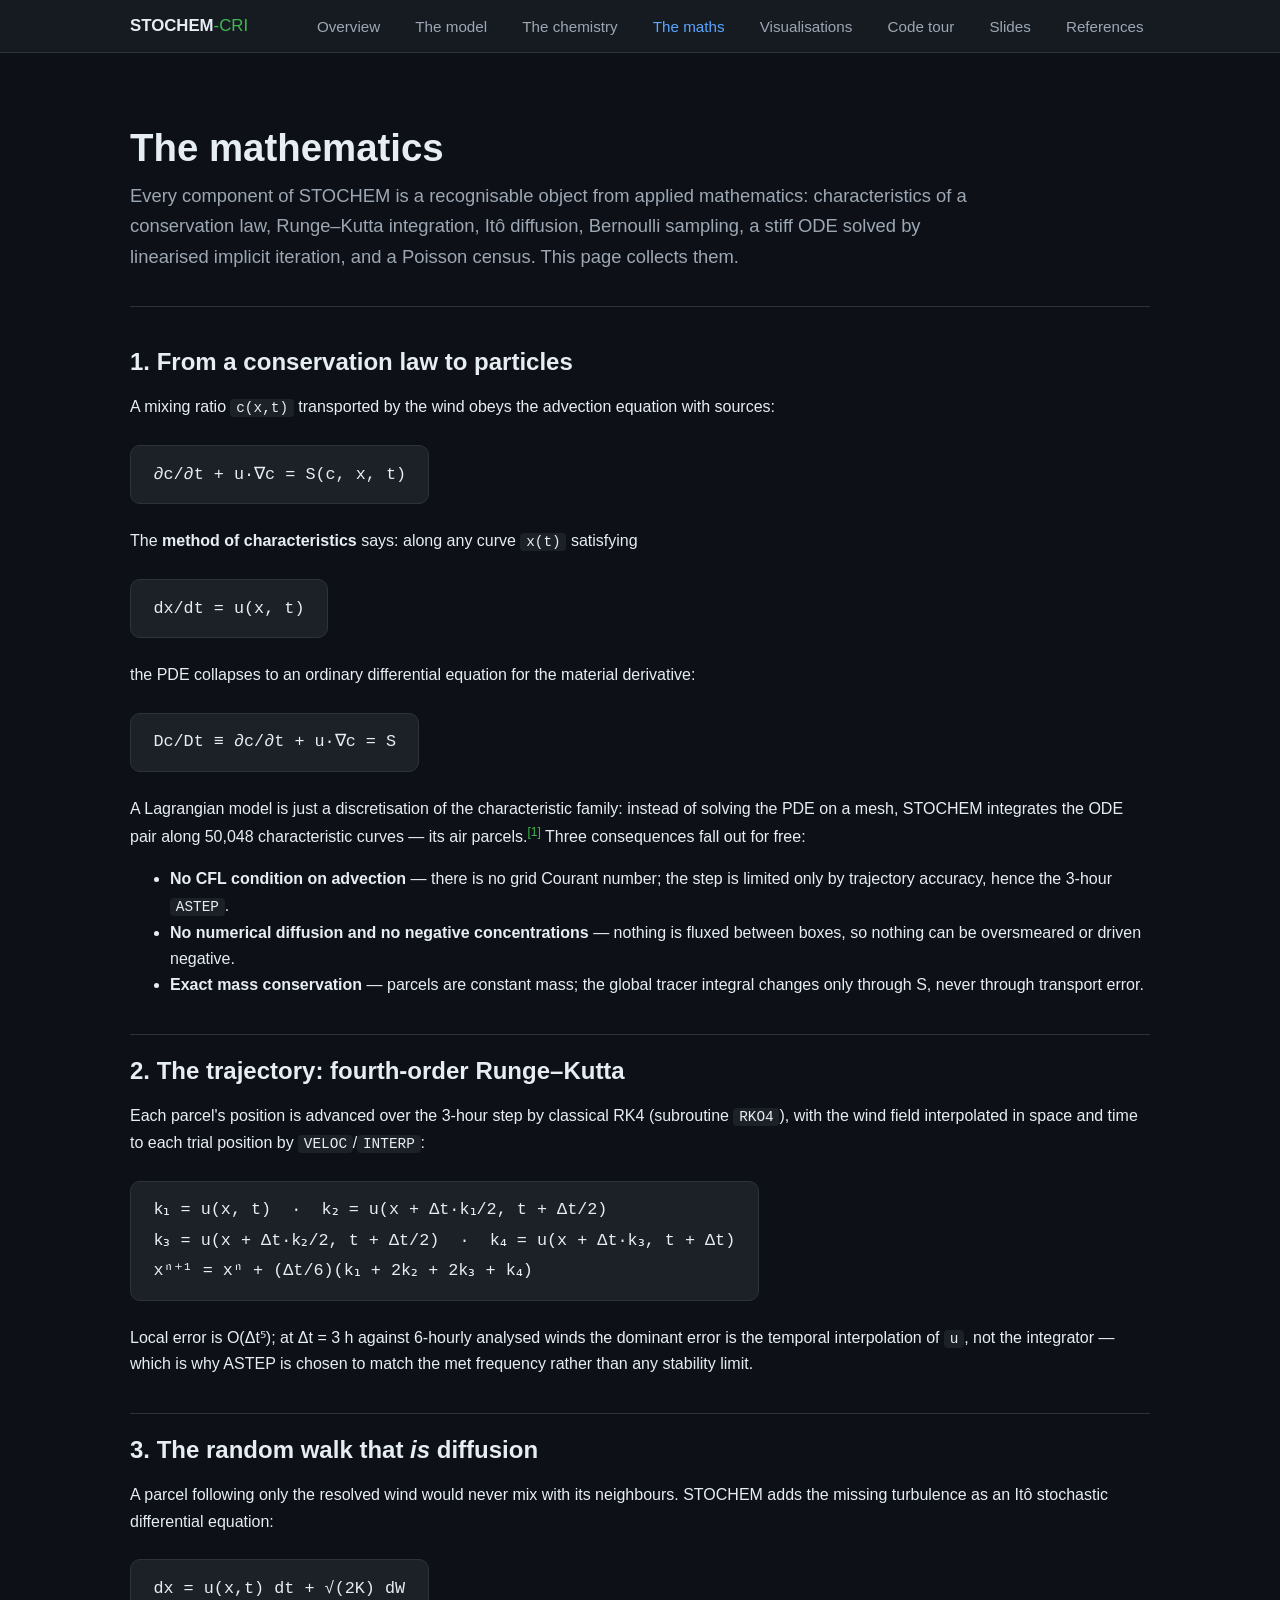
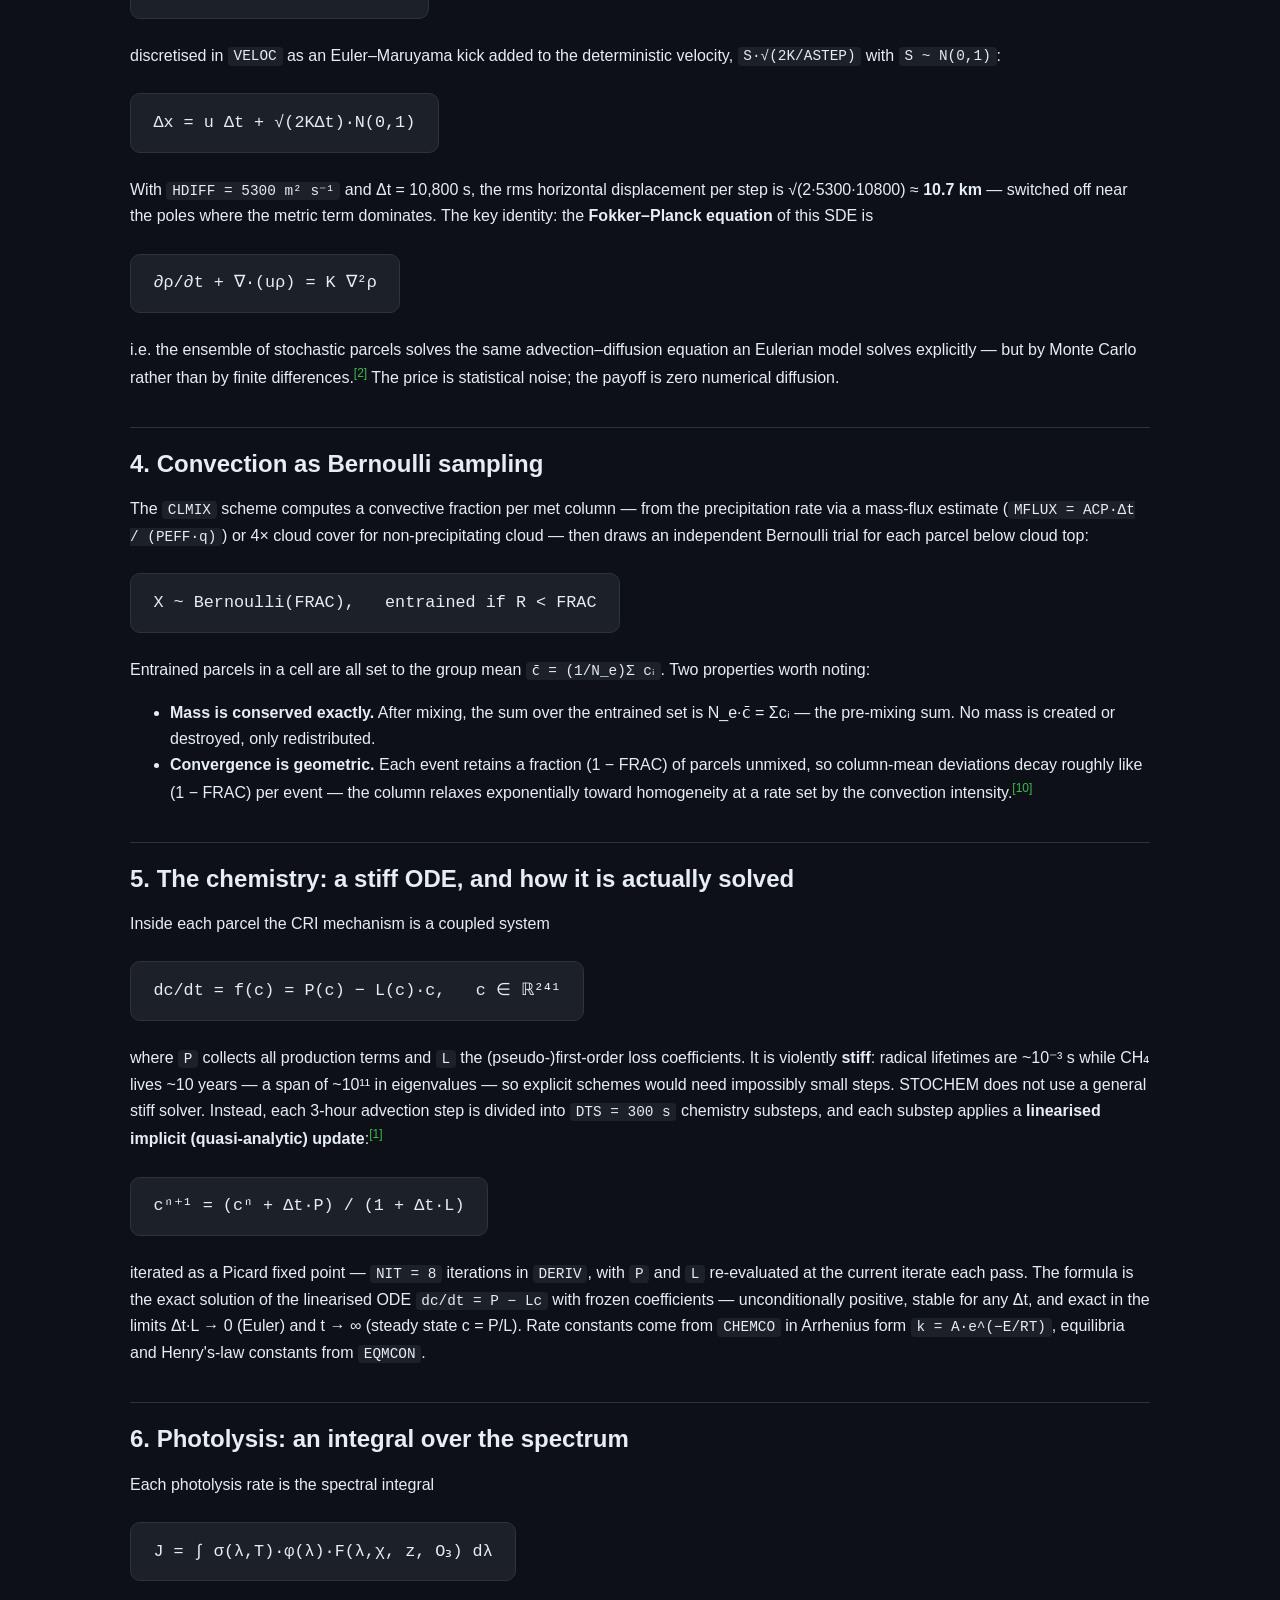
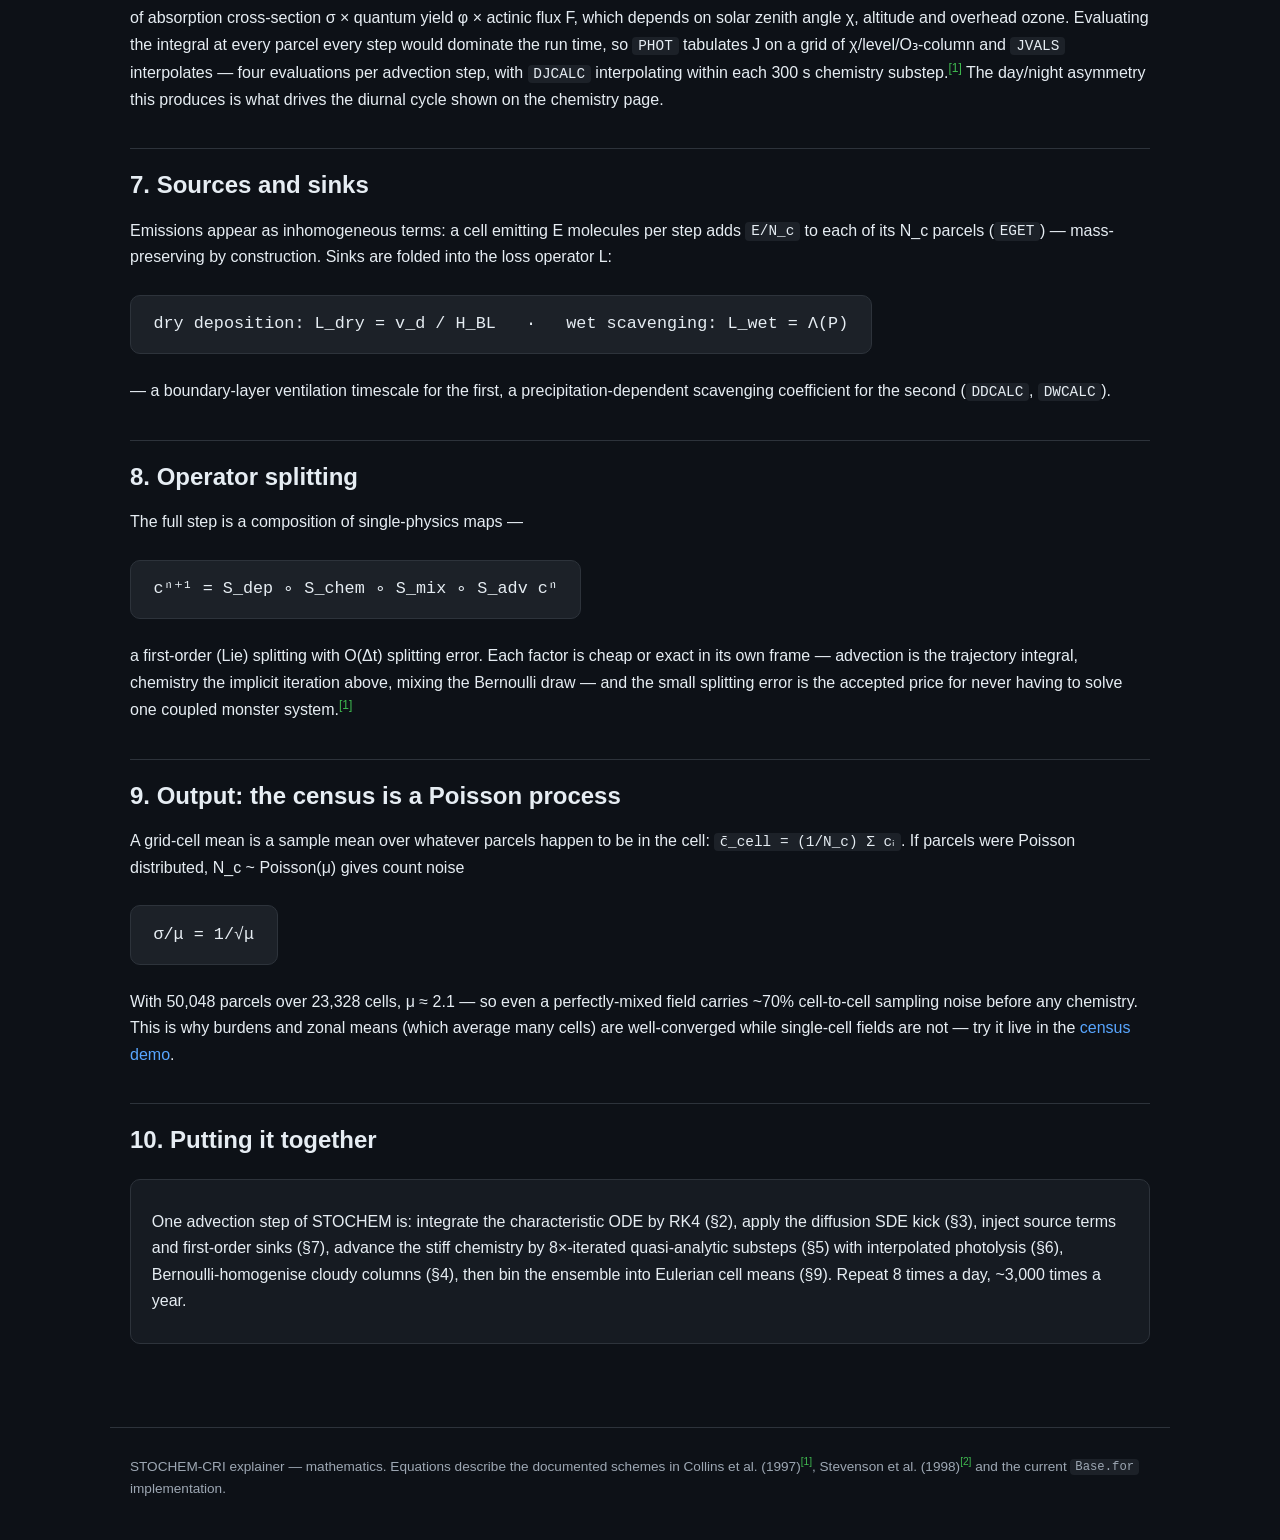
<file: maths.html>
<!DOCTYPE html>
<html lang="en">
<head>
<meta charset="utf-8">
<meta name="viewport" content="width=device-width, initial-scale=1">
<title>The mathematics — STOCHEM-CRI explainer</title>
<link rel="stylesheet" href="assets/css/style.css">
</head>
<body>
<header class="site">
  <nav class="site">
    <a class="brand" href="index.html">STOCHEM<span class="sub">-CRI</span></a>
    <a class="navlink" href="index.html">Overview</a>
    <a class="navlink" href="model.html">The model</a>
    <a class="navlink" href="chemistry.html">The chemistry</a>
    <a class="navlink active" href="maths.html">The maths</a>
    <a class="navlink" href="visualisations.html">Visualisations</a>
    <a class="navlink" href="code.html">Code tour</a>
    <a class="navlink" href="slides.html">Slides</a>
    <a class="navlink" href="references.html">References</a>
  </nav>
</header>

<main>
  <section class="hero">
    <h1>The mathematics</h1>
    <p class="lede">
      Every component of STOCHEM is a recognisable object from applied
      mathematics: characteristics of a conservation law, Runge–Kutta
      integration, Itô diffusion, Bernoulli sampling, a stiff ODE solved by
      linearised implicit iteration, and a Poisson census. This page collects
      them.
    </p>
  </section>

  <h2>1. From a conservation law to particles</h2>
  <p>
    A mixing ratio <code>c(x,t)</code> transported by the wind obeys the
    advection equation with sources:
  </p>
  <div class="eq">∂c/∂t + u·∇c = S(c, x, t)</div>
  <p>
    The <b>method of characteristics</b> says: along any curve
    <code>x(t)</code> satisfying
  </p>
  <div class="eq">dx/dt = u(x, t)</div>
  <p>
    the PDE collapses to an ordinary differential equation for the material
    derivative:
  </p>
  <div class="eq">Dc/Dt ≡ ∂c/∂t + u·∇c = S</div>
  <p>
    A Lagrangian model is just a discretisation of the characteristic
    family: instead of solving the PDE on a mesh, STOCHEM integrates the ODE
    pair along 50,048 characteristic curves — its air parcels.<sup class="cite"><a href="references.html#collins1997">[1]</a></sup>
    Three consequences fall out for free:
  </p>
  <ul>
    <li><b>No CFL condition on advection</b> — there is no grid Courant number; the step is limited only by trajectory accuracy, hence the 3-hour <code>ASTEP</code>.</li>
    <li><b>No numerical diffusion and no negative concentrations</b> — nothing is fluxed between boxes, so nothing can be oversmeared or driven negative.</li>
    <li><b>Exact mass conservation</b> — parcels are constant mass; the global tracer integral changes only through S, never through transport error.</li>
  </ul>

  <h2>2. The trajectory: fourth-order Runge–Kutta</h2>
  <p>
    Each parcel's position is advanced over the 3-hour step by classical RK4
    (subroutine <code>RKO4</code>), with the wind field interpolated in space
    and time to each trial position by <code>VELOC</code>/<code>INTERP</code>:
  </p>
  <div class="eq">
    k₁ = u(x, t)&nbsp;&nbsp;·&nbsp;&nbsp;k₂ = u(x + Δt·k₁/2, t + Δt/2)<br>
    k₃ = u(x + Δt·k₂/2, t + Δt/2)&nbsp;&nbsp;·&nbsp;&nbsp;k₄ = u(x + Δt·k₃, t + Δt)<br>
    xⁿ⁺¹ = xⁿ + (Δt/6)(k₁ + 2k₂ + 2k₃ + k₄)
  </div>
  <p>
    Local error is O(Δt⁵); at Δt = 3 h against 6-hourly analysed winds the
    dominant error is the temporal interpolation of <code>u</code>, not the
    integrator — which is why ASTEP is chosen to match the met frequency
    rather than any stability limit.
  </p>

  <h2>3. The random walk that <i>is</i> diffusion</h2>
  <p>
    A parcel following only the resolved wind would never mix with its
    neighbours. STOCHEM adds the missing turbulence as an Itô stochastic
    differential equation:
  </p>
  <div class="eq">dx = u(x,t) dt + √(2K) dW</div>
  <p>
    discretised in <code>VELOC</code> as an Euler–Maruyama kick added to the
    deterministic velocity, <code>S·√(2K/ASTEP)</code> with
    <code>S ~ N(0,1)</code>:
  </p>
  <div class="eq">Δx = u Δt + √(2KΔt)·N(0,1)</div>
  <p>
    With <code>HDIFF = 5300 m² s⁻¹</code> and Δt = 10,800 s, the rms
    horizontal displacement per step is √(2·5300·10800) ≈ <b>10.7 km</b> —
    switched off near the poles where the metric term dominates.
    The key identity: the <b>Fokker–Planck equation</b> of this SDE is
  </p>
  <div class="eq">∂ρ/∂t + ∇·(uρ) = K ∇²ρ</div>
  <p>
    i.e. the ensemble of stochastic parcels solves the same
    advection–diffusion equation an Eulerian model solves explicitly — but by
    Monte Carlo rather than by finite differences.<sup class="cite"><a href="references.html#stevenson1998">[2]</a></sup>
    The price is statistical noise; the payoff is zero numerical diffusion.
  </p>

  <h2>4. Convection as Bernoulli sampling</h2>
  <p>
    The <code>CLMIX</code> scheme computes a convective fraction per met
    column — from the precipitation rate via a mass-flux estimate
    (<code>MFLUX = ACP·Δt / (PEFF·q)</code>) or 4× cloud cover for
    non-precipitating cloud — then draws an independent Bernoulli trial for
    each parcel below cloud top:
  </p>
  <div class="eq">X ~ Bernoulli(FRAC),&nbsp;&nbsp; entrained if R &lt; FRAC</div>
  <p>
    Entrained parcels in a cell are all set to the group mean
    <code>c̄ = (1/N_e)Σ cᵢ</code>. Two properties worth noting:
  </p>
  <ul>
    <li><b>Mass is conserved exactly.</b> After mixing, the sum over the entrained set is N_e·c̄ = Σcᵢ — the pre-mixing sum. No mass is created or destroyed, only redistributed.</li>
    <li><b>Convergence is geometric.</b> Each event retains a fraction (1 − FRAC) of parcels unmixed, so column-mean deviations decay roughly like (1 − FRAC) per event — the column relaxes exponentially toward homogeneity at a rate set by the convection intensity.<sup class="cite"><a href="references.html#collins2002">[10]</a></sup></li>
  </ul>

  <h2>5. The chemistry: a stiff ODE, and how it is actually solved</h2>
  <p>
    Inside each parcel the CRI mechanism is a coupled system
  </p>
  <div class="eq">dc/dt = f(c) = P(c) − L(c)·c,&nbsp;&nbsp; c ∈ ℝ²⁴¹</div>
  <p>
    where <code>P</code> collects all production terms and <code>L</code> the
    (pseudo-)first-order loss coefficients. It is violently <b>stiff</b>:
    radical lifetimes are ~10⁻³ s while CH₄ lives ~10 years — a span of
    ~10¹¹ in eigenvalues — so explicit schemes would need impossibly small
    steps. STOCHEM does not use a general stiff solver. Instead, each 3-hour
    advection step is divided into <code>DTS = 300 s</code> chemistry
    substeps, and each substep applies a <b>linearised implicit
    (quasi-analytic) update</b>:<sup class="cite"><a href="references.html#collins1997">[1]</a></sup>
  </div>
  <div class="eq">cⁿ⁺¹ = (cⁿ + Δt·P) / (1 + Δt·L)</div>
  <p>
    iterated as a Picard fixed point — <code>NIT = 8</code> iterations in
    <code>DERIV</code>, with <code>P</code> and <code>L</code> re-evaluated at
    the current iterate each pass. The formula is the exact solution of the
    linearised ODE <code>dc/dt = P − Lc</code> with frozen coefficients —
    unconditionally positive, stable for any Δt, and exact in the limits
    Δt·L → 0 (Euler) and t → ∞ (steady state c = P/L). Rate constants come
    from <code>CHEMCO</code> in Arrhenius form
    <code>k = A·e^(−E/RT)</code>, equilibria and Henry's-law constants from
    <code>EQMCON</code>.
  </p>

  <h2>6. Photolysis: an integral over the spectrum</h2>
  <p>
    Each photolysis rate is the spectral integral
  </p>
  <div class="eq">J = ∫ σ(λ,T)·φ(λ)·F(λ,χ, z, O₃) dλ</div>
  <p>
    of absorption cross-section σ × quantum yield φ × actinic flux F, which
    depends on solar zenith angle χ, altitude and overhead ozone. Evaluating
    the integral at every parcel every step would dominate the run time, so
    <code>PHOT</code> tabulates J on a grid of χ/level/O₃-column and
    <code>JVALS</code> interpolates — four evaluations per advection step,
    with <code>DJCALC</code> interpolating within each 300 s chemistry
    substep.<sup class="cite"><a href="references.html#collins1997">[1]</a></sup>
    The day/night asymmetry this produces is what drives the diurnal cycle
    shown on the chemistry page.
  </p>

  <h2>7. Sources and sinks</h2>
  <p>
    Emissions appear as inhomogeneous terms: a cell emitting E molecules per
    step adds <code>E/N_c</code> to each of its N_c parcels
    (<code>EGET</code>) — mass-preserving by construction. Sinks are folded
    into the loss operator L:
  </p>
  <div class="eq">dry deposition: L_dry = v_d / H_BL &nbsp;&nbsp;·&nbsp;&nbsp; wet scavenging: L_wet = Λ(P)</div>
  <p>
    — a boundary-layer ventilation timescale for the first, a
    precipitation-dependent scavenging coefficient for the second
    (<code>DDCALC</code>, <code>DWCALC</code>).
  </p>

  <h2>8. Operator splitting</h2>
  <p>
    The full step is a composition of single-physics maps —
  </p>
  <div class="eq">cⁿ⁺¹ = S_dep ∘ S_chem ∘ S_mix ∘ S_adv cⁿ</div>
  <p>
    a first-order (Lie) splitting with O(Δt) splitting error. Each factor is
    cheap or exact in its own frame — advection is the trajectory integral,
    chemistry the implicit iteration above, mixing the Bernoulli draw — and
    the small splitting error is the accepted price for never having to
    solve one coupled monster system.<sup class="cite"><a href="references.html#collins1997">[1]</a></sup>
  </p>

  <h2>9. Output: the census is a Poisson process</h2>
  <p>
    A grid-cell mean is a sample mean over whatever parcels happen to be in
    the cell: <code>c̄_cell = (1/N_c) Σ cᵢ</code>. If parcels were Poisson
    distributed, N_c ~ Poisson(μ) gives count noise
  </p>
  <div class="eq">σ/μ = 1/√μ</div>
  <p>
    With 50,048 parcels over 23,328 cells, μ ≈ 2.1 — so even a
    perfectly-mixed field carries ~70% cell-to-cell sampling noise before any
    chemistry. This is why burdens and zonal means (which average many cells)
    are well-converged while single-cell fields are not — try it live in the
    <a href="visualisations.html">census demo</a>.
  </p>

  <h2>10. Putting it together</h2>
  <div class="panel">
    <p>
      One advection step of STOCHEM is: integrate the characteristic ODE by
      RK4 (§2), apply the diffusion SDE kick (§3), inject source terms and
      first-order sinks (§7), advance the stiff chemistry by 8×-iterated
      quasi-analytic substeps (§5) with interpolated photolysis (§6),
      Bernoulli-homogenise cloudy columns (§4), then bin the ensemble into
      Eulerian cell means (§9). Repeat 8 times a day, ~3,000 times a year.
    </p>
  </div>
</main>

<footer class="site">
  STOCHEM-CRI explainer — mathematics. Equations describe the documented
  schemes in Collins et al. (1997)<sup class="cite"><a href="references.html#collins1997">[1]</a></sup>,
  Stevenson et al. (1998)<sup class="cite"><a href="references.html#stevenson1998">[2]</a></sup>
  and the current <code>Base.for</code> implementation.
</footer>
</body>
</html>
</file>
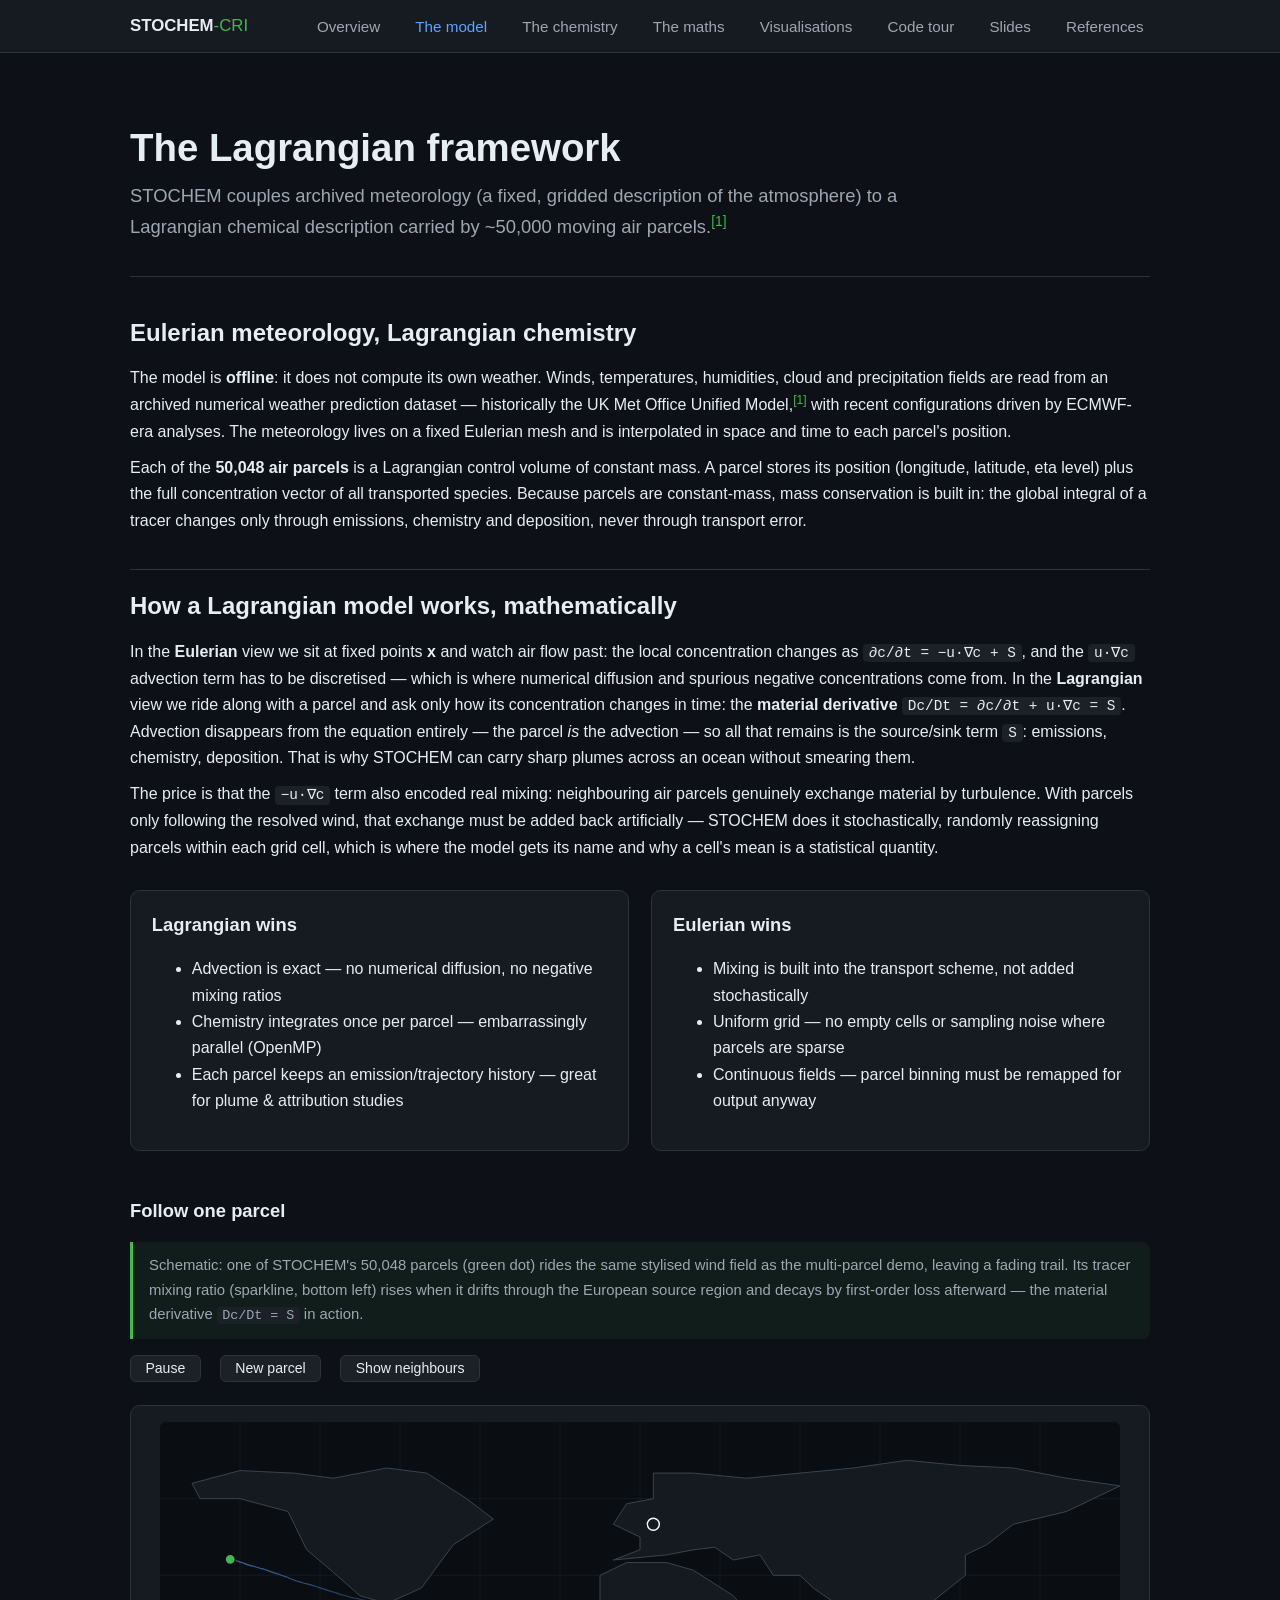
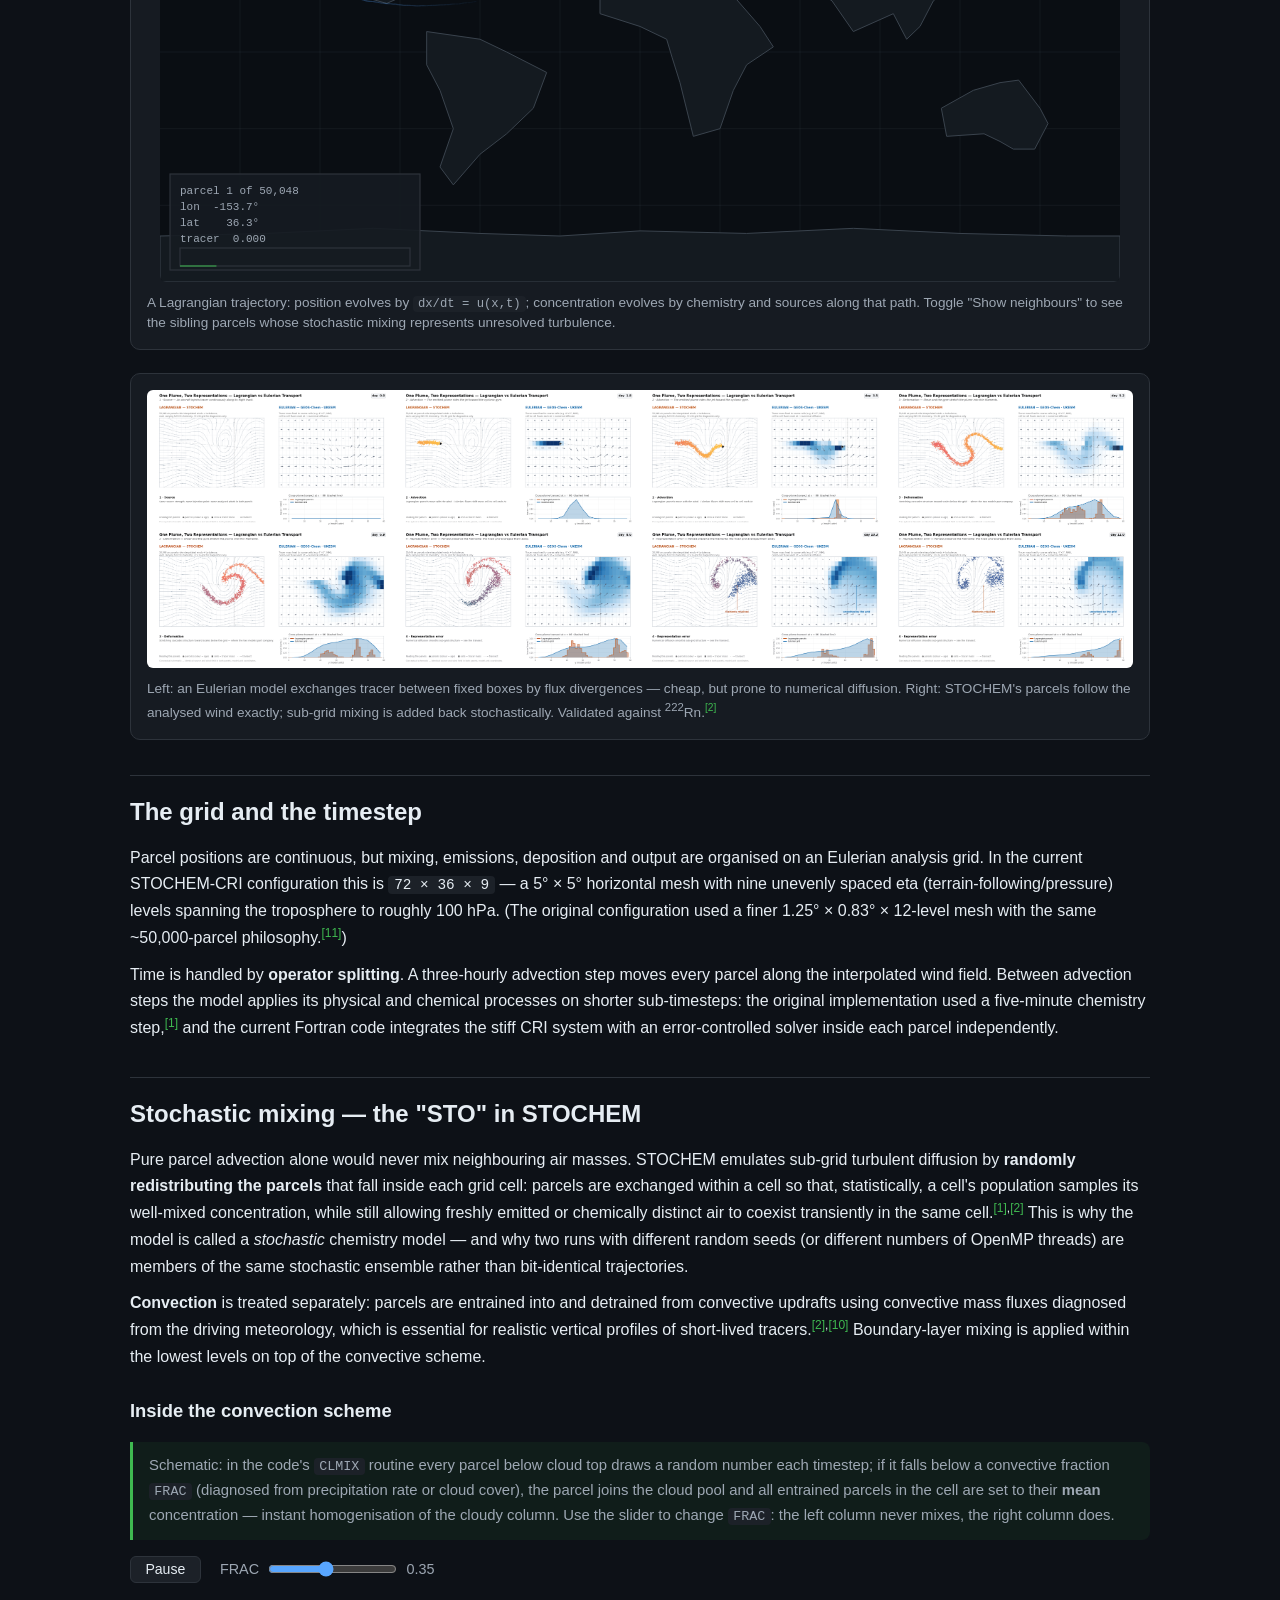
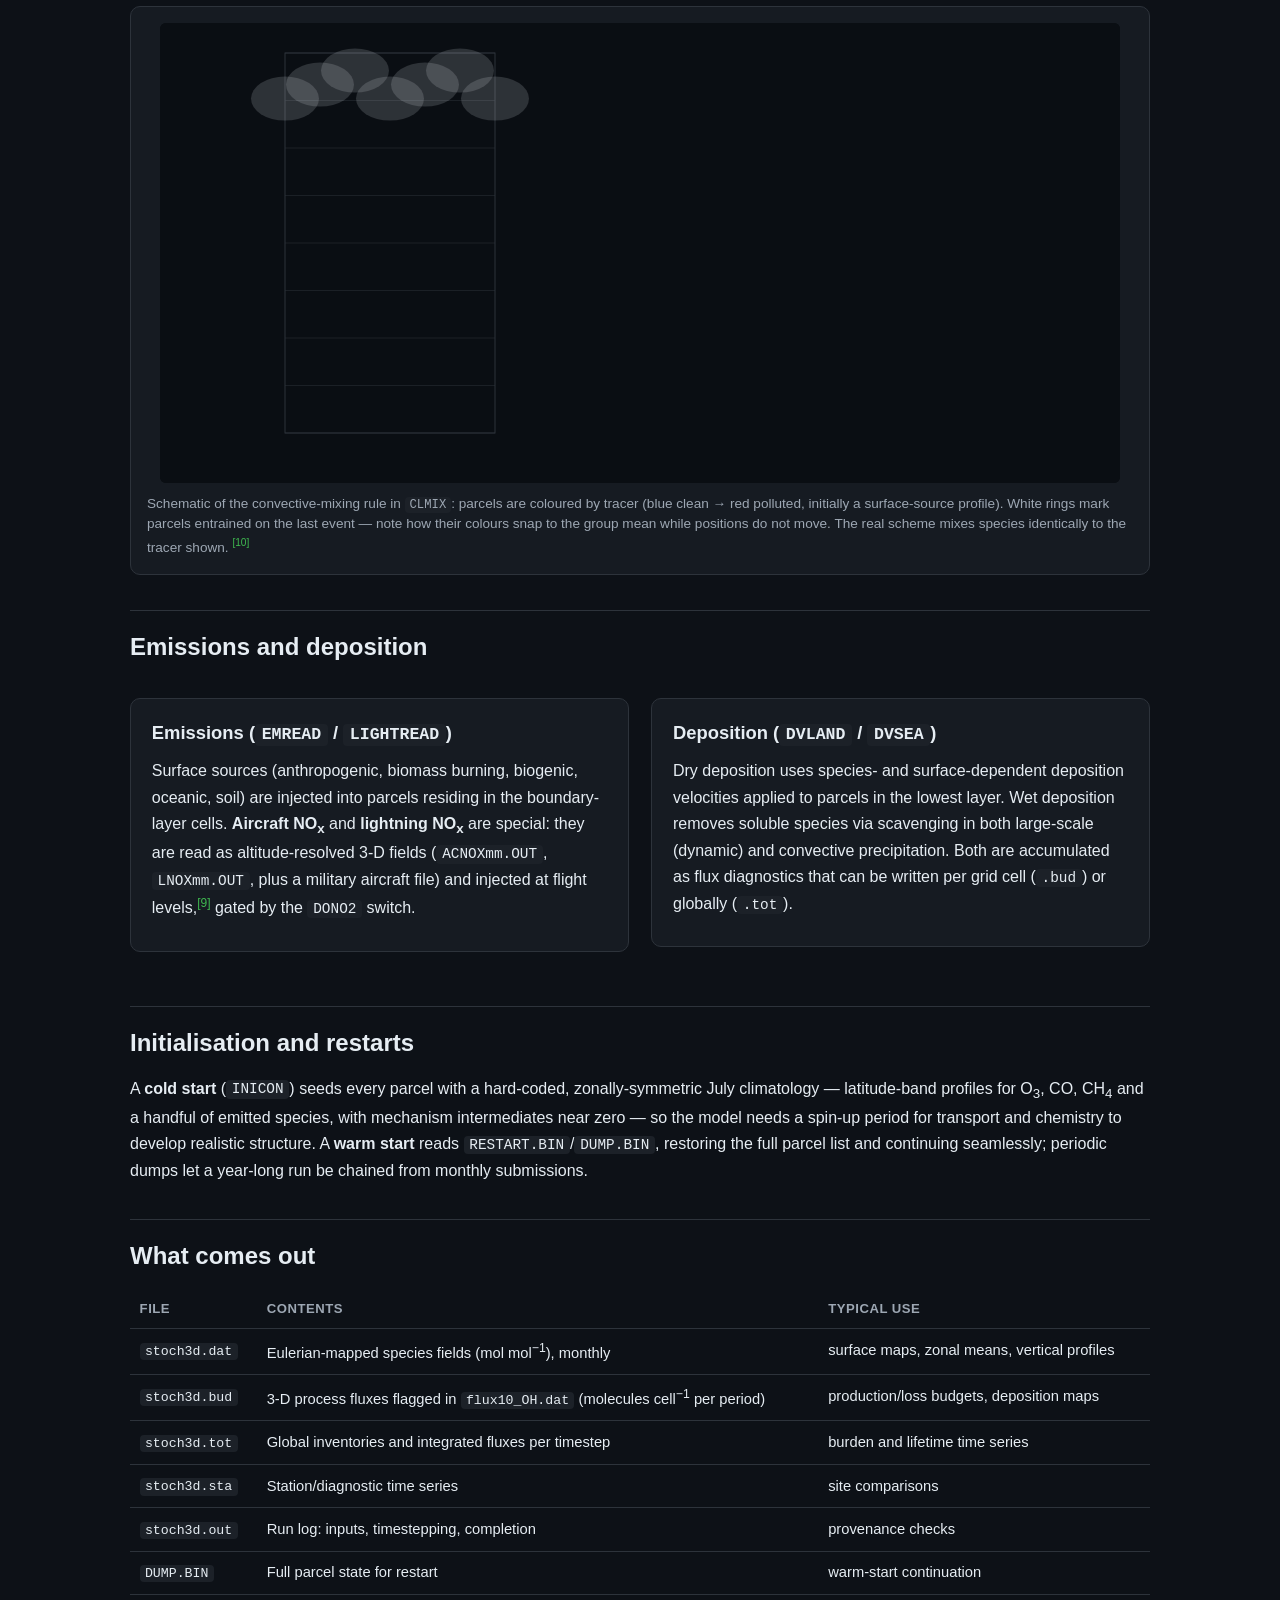
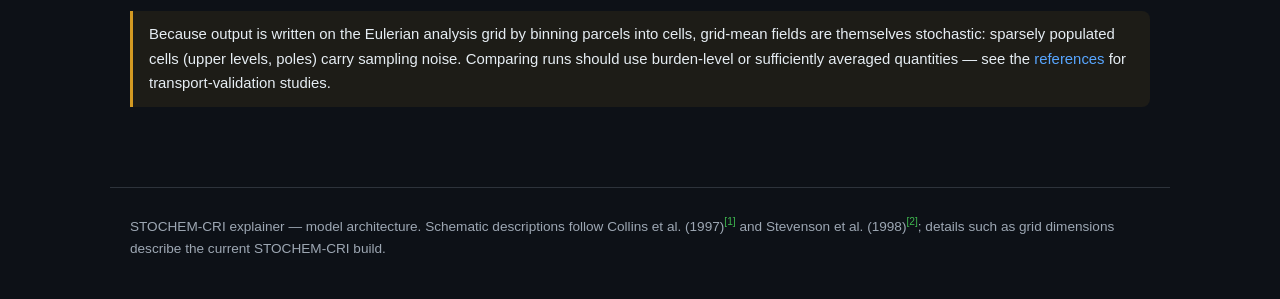
<file: model.html>
<!DOCTYPE html>
<html lang="en">
<head>
<meta charset="utf-8">
<meta name="viewport" content="width=device-width, initial-scale=1">
<title>The model — STOCHEM-CRI explainer</title>
<link rel="stylesheet" href="assets/css/style.css">
</head>
<body>
<header class="site">
  <nav class="site">
    <a class="brand" href="index.html">STOCHEM<span class="sub">-CRI</span></a>
    <a class="navlink" href="index.html">Overview</a>
    <a class="navlink active" href="model.html">The model</a>
    <a class="navlink" href="chemistry.html">The chemistry</a>
    <a class="navlink" href="maths.html">The maths</a>
    <a class="navlink" href="visualisations.html">Visualisations</a>
    <a class="navlink" href="code.html">Code tour</a>
    <a class="navlink" href="slides.html">Slides</a>
    <a class="navlink" href="references.html">References</a>
  </nav>
</header>

<main>
  <section class="hero">
    <h1>The Lagrangian framework</h1>
    <p class="lede">
      STOCHEM couples archived meteorology (a fixed, gridded description of the
      atmosphere) to a Lagrangian chemical description carried by ~50,000 moving
      air parcels.<sup class="cite"><a href="references.html#collins1997">[1]</a></sup>
    </p>
  </section>

  <h2>Eulerian meteorology, Lagrangian chemistry</h2>
  <p>
    The model is <b>offline</b>: it does not compute its own weather. Winds,
    temperatures, humidities, cloud and precipitation fields are read from an
    archived numerical weather prediction dataset — historically the UK Met
    Office Unified Model,<sup class="cite"><a href="references.html#collins1997">[1]</a></sup>
    with recent configurations driven by ECMWF-era analyses. The meteorology
    lives on a fixed Eulerian mesh and is interpolated in space and time to each
    parcel's position.
  </p>
  <p>
    Each of the <b>50,048 air parcels</b> is a Lagrangian control volume of
    constant mass. A parcel stores its position (longitude, latitude, eta level)
    plus the full concentration vector of all transported species. Because
    parcels are constant-mass, mass conservation is built in: the global
    integral of a tracer changes only through emissions, chemistry and
    deposition, never through transport error.
  </p>

  <h2>How a Lagrangian model works, mathematically</h2>
  <p>
    In the <b>Eulerian</b> view we sit at fixed points <b>x</b> and watch air
    flow past: the local concentration changes as
    <code>∂c/∂t = −u·∇c + S</code>, and the <code>u·∇c</code> advection term
    has to be discretised — which is where numerical diffusion and spurious
    negative concentrations come from. In the <b>Lagrangian</b> view we ride
    along with a parcel and ask only how its concentration changes in time:
    the <b>material derivative</b> <code>Dc/Dt = ∂c/∂t + u·∇c = S</code>.
    Advection disappears from the equation entirely — the parcel <i>is</i> the
    advection — so all that remains is the source/sink term
    <code>S</code>: emissions, chemistry, deposition. That is why STOCHEM can
    carry sharp plumes across an ocean without smearing them.
  </p>
  <p>
    The price is that the <code>−u·∇c</code> term also encoded real mixing:
    neighbouring air parcels genuinely exchange material by turbulence. With
    parcels only following the resolved wind, that exchange must be added back
    artificially — STOCHEM does it stochastically, randomly reassigning parcels
    within each grid cell, which is where the model gets its name and why a
    cell's mean is a statistical quantity.
  </p>
  <div class="two-col">
    <div class="panel">
      <h3>Lagrangian wins</h3>
      <ul>
        <li>Advection is exact — no numerical diffusion, no negative mixing ratios</li>
        <li>Chemistry integrates once per parcel — embarrassingly parallel (OpenMP)</li>
        <li>Each parcel keeps an emission/trajectory history — great for plume &amp; attribution studies</li>
      </ul>
    </div>
    <div class="panel">
      <h3>Eulerian wins</h3>
      <ul>
        <li>Mixing is built into the transport scheme, not added stochastically</li>
        <li>Uniform grid — no empty cells or sampling noise where parcels are sparse</li>
        <li>Continuous fields — parcel binning must be remapped for output anyway</li>
      </ul>
    </div>
  </div>

  <h3>Follow one parcel</h3>
  <div class="schematic">
    Schematic: one of STOCHEM's 50,048 parcels (green dot) rides the same
    stylised wind field as the multi-parcel demo, leaving a fading trail. Its
    tracer mixing ratio (sparkline, bottom left) rises when it drifts through
    the European source region and decays by first-order loss afterward — the
    material derivative <code>Dc/Dt = S</code> in action.
  </div>
  <div class="controls">
    <button class="btn" id="t-play">Pause</button>
    <button class="btn" id="t-reset">New parcel</button>
    <button class="btn" id="t-all">Show neighbours</button>
  </div>
  <figure class="viz">
    <canvas id="traj-canvas" width="960" height="460"></canvas>
    <figcaption>
      A Lagrangian trajectory: position evolves by <code>dx/dt = u(x,t)</code>;
      concentration evolves by chemistry and sources along that path. Toggle
      "Show neighbours" to see the sibling parcels whose stochastic mixing
      represents unresolved turbulence.
    </figcaption>
  </figure>

  <figure class="viz">
    <img src="assets/img/lagrangian_vs_eulerian_montage.png" alt="Side-by-side schematic of Eulerian grid boxes versus Lagrangian moving air parcels" loading="lazy">
    <figcaption>
      Left: an Eulerian model exchanges tracer between fixed boxes by flux
      divergences — cheap, but prone to numerical diffusion. Right: STOCHEM's
      parcels follow the analysed wind exactly; sub-grid mixing is added back
      stochastically. Validated against <sup>222</sup>Rn.<sup class="cite"><a href="references.html#stevenson1998">[2]</a></sup>
    </figcaption>
  </figure>

  <h2>The grid and the timestep</h2>
  <p>
    Parcel positions are continuous, but mixing, emissions, deposition and
    output are organised on an Eulerian analysis grid. In the current
    STOCHEM-CRI configuration this is <code>72 × 36 × 9</code> — a 5° × 5°
    horizontal mesh with nine unevenly spaced eta (terrain-following/pressure)
    levels spanning the troposphere to roughly 100 hPa. (The original
    configuration used a finer 1.25° × 0.83° × 12-level mesh with the same
    ~50,000-parcel philosophy.<sup class="cite"><a href="references.html#khan2017">[11]</a></sup>)
  </p>
  <p>
    Time is handled by <b>operator splitting</b>. A three-hourly advection step
    moves every parcel along the interpolated wind field. Between advection
    steps the model applies its physical and chemical processes on shorter
    sub-timesteps: the original implementation used a five-minute chemistry
    step,<sup class="cite"><a href="references.html#collins1997">[1]</a></sup> and the
    current Fortran code integrates the stiff CRI system with an error-controlled
    solver inside each parcel independently.
  </p>

  <h2>Stochastic mixing — the "STO" in STOCHEM</h2>
  <p>
    Pure parcel advection alone would never mix neighbouring air masses. STOCHEM
    emulates sub-grid turbulent diffusion by <b>randomly redistributing the
    parcels</b> that fall inside each grid cell: parcels are exchanged within a
    cell so that, statistically, a cell's population samples its well-mixed
    concentration, while still allowing freshly emitted or chemically distinct
    air to coexist transiently in the same cell.<sup class="cite"><a href="references.html#collins1997">[1]</a>,<a href="references.html#stevenson1998">[2]</a></sup>
    This is why the model is called a <i>stochastic</i> chemistry model — and why
    two runs with different random seeds (or different numbers of OpenMP
    threads) are members of the same stochastic ensemble rather than
    bit-identical trajectories.
  </p>
  <p>
    <b>Convection</b> is treated separately: parcels are entrained into and
    detrained from convective updrafts using convective mass fluxes diagnosed
    from the driving meteorology, which is essential for realistic vertical
    profiles of short-lived tracers.<sup class="cite"><a href="references.html#stevenson1998">[2]</a>,<a href="references.html#collins2002">[10]</a></sup>
    Boundary-layer mixing is applied within the lowest levels on top of the
    convective scheme.
  </p>

  <h3>Inside the convection scheme</h3>
  <div class="schematic">
    Schematic: in the code's <code>CLMIX</code> routine every parcel below
    cloud top draws a random number each timestep; if it falls below a
    convective fraction <code>FRAC</code> (diagnosed from precipitation rate
    or cloud cover), the parcel joins the cloud pool and all entrained parcels
    in the cell are set to their <b>mean</b> concentration — instant
    homogenisation of the cloudy column. Use the slider to change
    <code>FRAC</code>: the left column never mixes, the right column does.
  </div>
  <div class="controls">
    <button class="btn" id="c-play">Pause</button>
    <label>FRAC <input type="range" id="c-frac" min="0" max="0.8" step="0.05" value="0.35">
    <span id="c-frac-lbl">0.35</span></label>
    <span id="c-stat"></span>
  </div>
  <figure class="viz">
    <canvas id="conv-canvas" width="960" height="460"></canvas>
    <figcaption>
      Schematic of the convective-mixing rule in <code>CLMIX</code>: parcels are
      coloured by tracer (blue clean → red polluted, initially a surface-source
      profile). White rings mark parcels entrained on the last event — note how
      their colours snap to the group mean while positions do not move. The
      real scheme mixes species identically to the tracer shown.
      <sup class="cite"><a href="references.html#collins2002">[10]</a></sup>
    </figcaption>
  </figure>

  <h2>Emissions and deposition</h2>
  <div class="two-col">
    <div class="panel">
      <h3>Emissions (<code>EMREAD</code> / <code>LIGHTREAD</code>)</h3>
      <p>
        Surface sources (anthropogenic, biomass burning, biogenic, oceanic, soil)
        are injected into parcels residing in the boundary-layer cells.
        <b>Aircraft NO<sub>x</sub></b> and <b>lightning NO<sub>x</sub></b> are
        special: they are read as altitude-resolved 3-D fields
        (<code>ACNOXmm.OUT</code>, <code>LNOXmm.OUT</code>, plus a military
        aircraft file) and injected at flight levels,<sup class="cite"><a href="references.html#stevenson1997">[9]</a></sup>
        gated by the <code>DONO2</code> switch.
      </p>
    </div>
    <div class="panel">
      <h3>Deposition (<code>DVLAND</code> / <code>DVSEA</code>)</h3>
      <p>
        Dry deposition uses species- and surface-dependent deposition velocities
        applied to parcels in the lowest layer. Wet deposition removes soluble
        species via scavenging in both large-scale (dynamic) and convective
        precipitation. Both are accumulated as flux diagnostics that can be
        written per grid cell (<code>.bud</code>) or globally (<code>.tot</code>).
      </p>
    </div>
  </div>

  <h2>Initialisation and restarts</h2>
  <p>
    A <b>cold start</b> (<code>INICON</code>) seeds every parcel with a
    hard-coded, zonally-symmetric July climatology — latitude-band profiles for
    O<sub>3</sub>, CO, CH<sub>4</sub> and a handful of emitted species, with
    mechanism intermediates near zero — so the model needs a spin-up period for
    transport and chemistry to develop realistic structure. A <b>warm
    start</b> reads <code>RESTART.BIN</code>/<code>DUMP.BIN</code>, restoring the
    full parcel list and continuing seamlessly; periodic dumps let a year-long
    run be chained from monthly submissions.
  </p>

  <h2>What comes out</h2>
  <table class="ref">
    <tr><th>File</th><th>Contents</th><th>Typical use</th></tr>
    <tr><td><code>stoch3d.dat</code></td><td>Eulerian-mapped species fields (mol mol<sup>−1</sup>), monthly</td><td>surface maps, zonal means, vertical profiles</td></tr>
    <tr><td><code>stoch3d.bud</code></td><td>3-D process fluxes flagged in <code>flux10_OH.dat</code> (molecules cell<sup>−1</sup> per period)</td><td>production/loss budgets, deposition maps</td></tr>
    <tr><td><code>stoch3d.tot</code></td><td>Global inventories and integrated fluxes per timestep</td><td>burden and lifetime time series</td></tr>
    <tr><td><code>stoch3d.sta</code></td><td>Station/diagnostic time series</td><td>site comparisons</td></tr>
    <tr><td><code>stoch3d.out</code></td><td>Run log: inputs, timestepping, completion</td><td>provenance checks</td></tr>
    <tr><td><code>DUMP.BIN</code></td><td>Full parcel state for restart</td><td>warm-start continuation</td></tr>
  </table>

  <div class="tip">
    Because output is written on the Eulerian analysis grid by binning parcels
    into cells, grid-mean fields are themselves stochastic: sparsely populated
    cells (upper levels, poles) carry sampling noise. Comparing runs should use
    burden-level or sufficiently averaged quantities — see the
    <a href="references.html">references</a> for transport-validation studies.
  </div>
</main>

<footer class="site">
  STOCHEM-CRI explainer — model architecture. Schematic descriptions follow
  Collins et al. (1997)<sup class="cite"><a href="references.html#collins1997">[1]</a></sup>
  and Stevenson et al. (1998)<sup class="cite"><a href="references.html#stevenson1998">[2]</a></sup>;
  details such as grid dimensions describe the current STOCHEM-CRI build.
</footer>
<script src="assets/js/traj.js"></script>
<script src="assets/js/convection.js"></script>
</body>
</html>
</file>
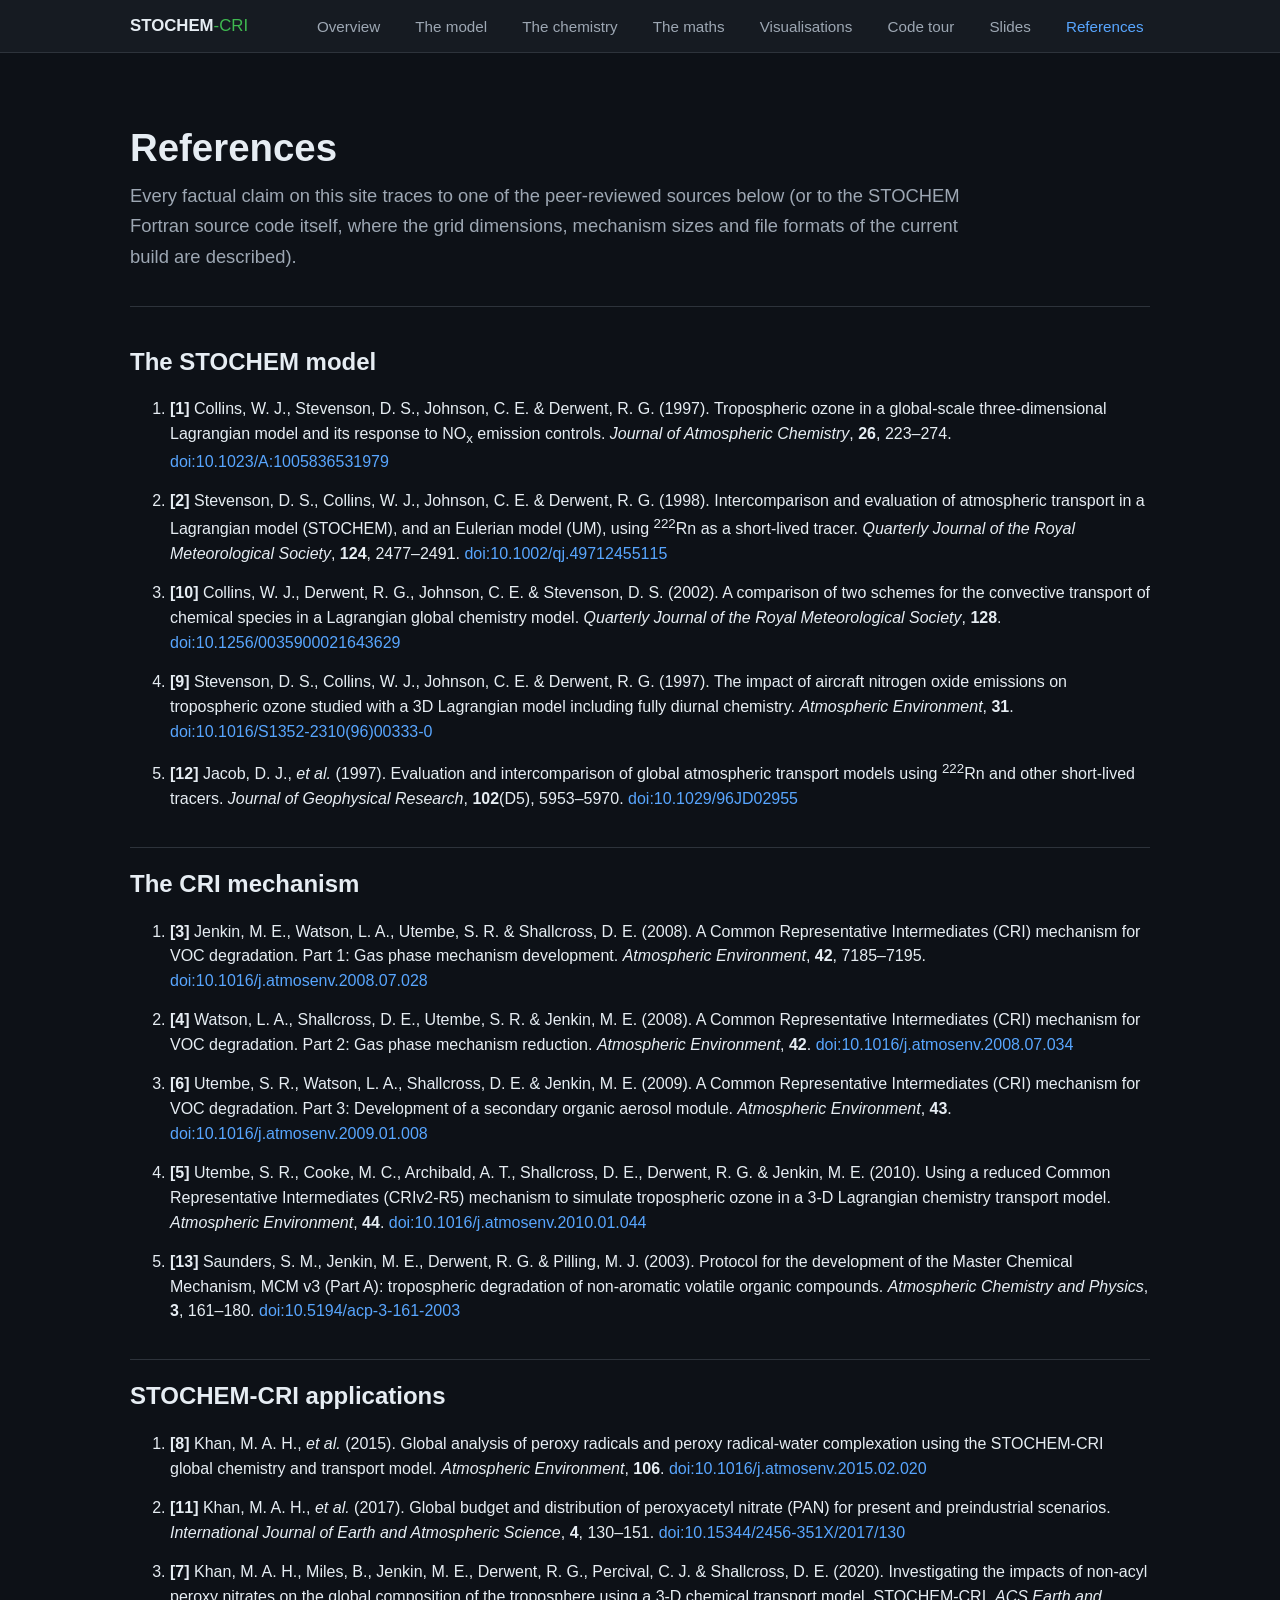
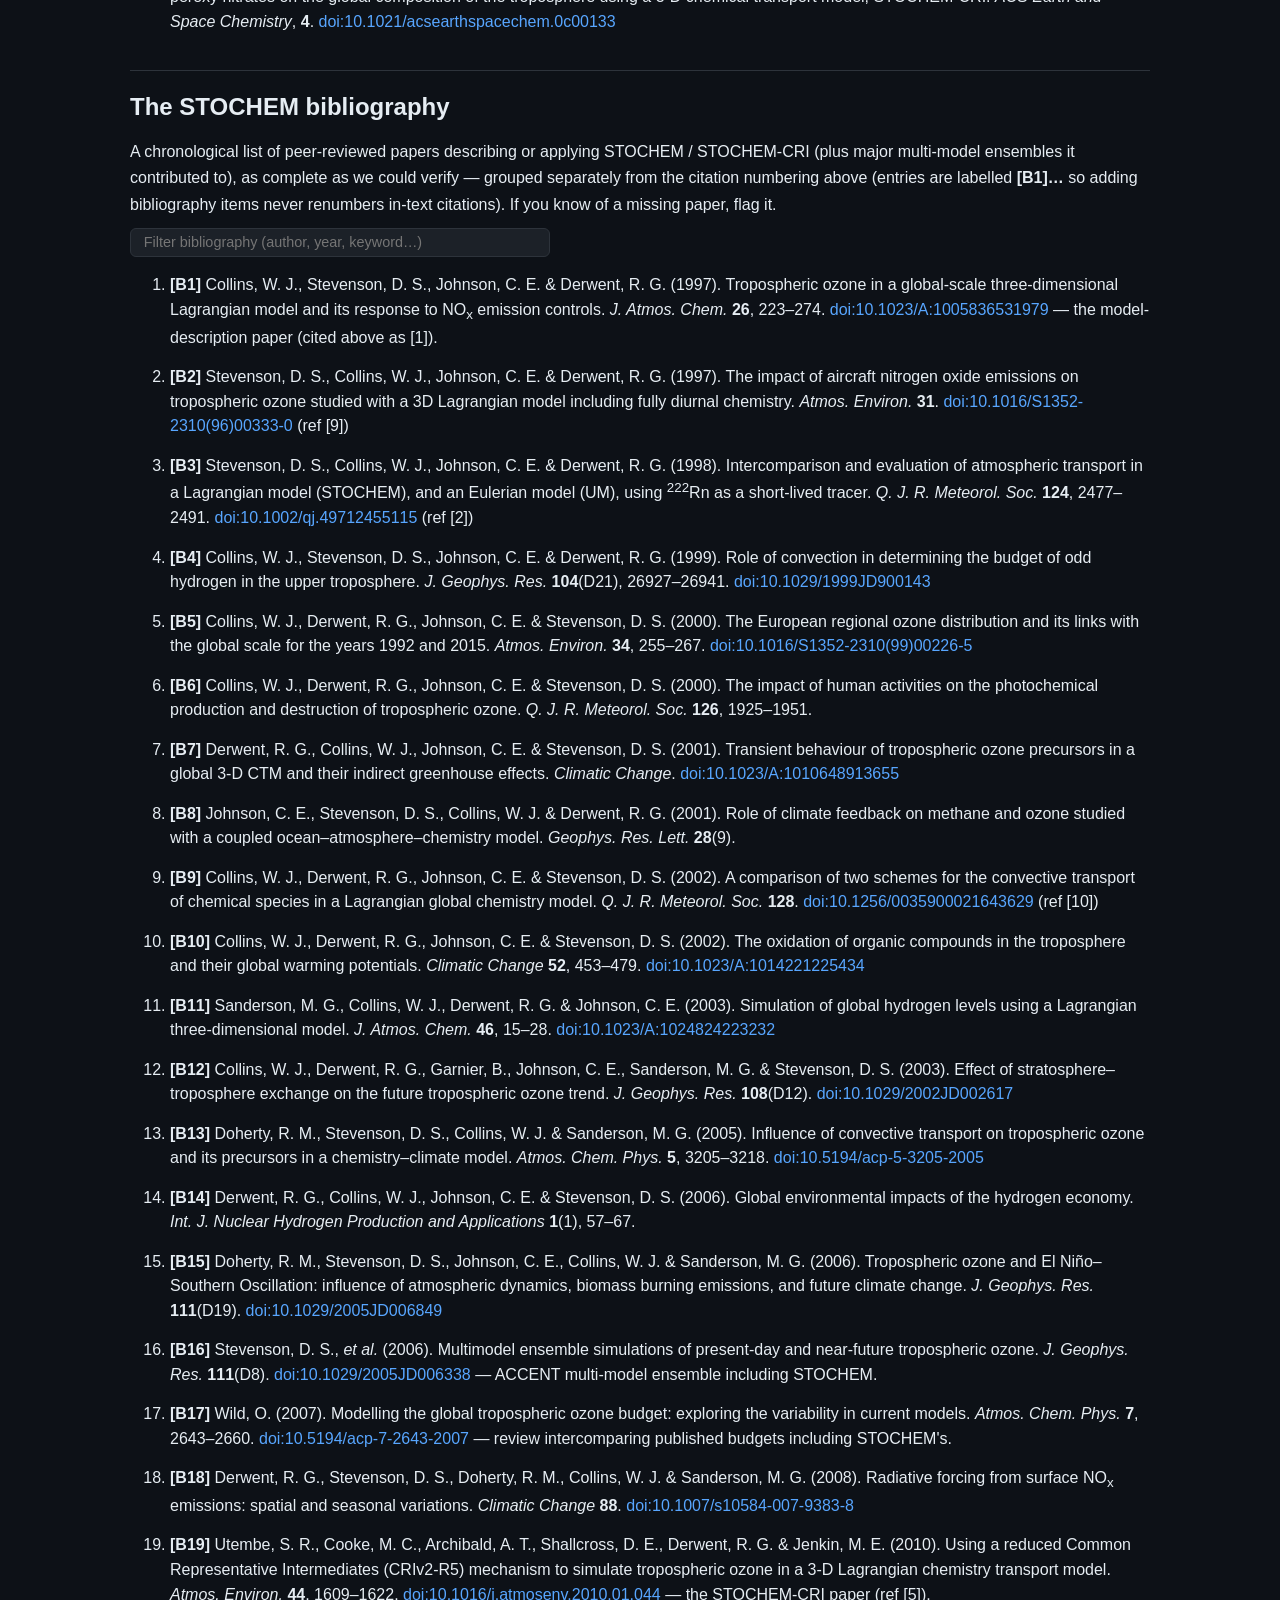
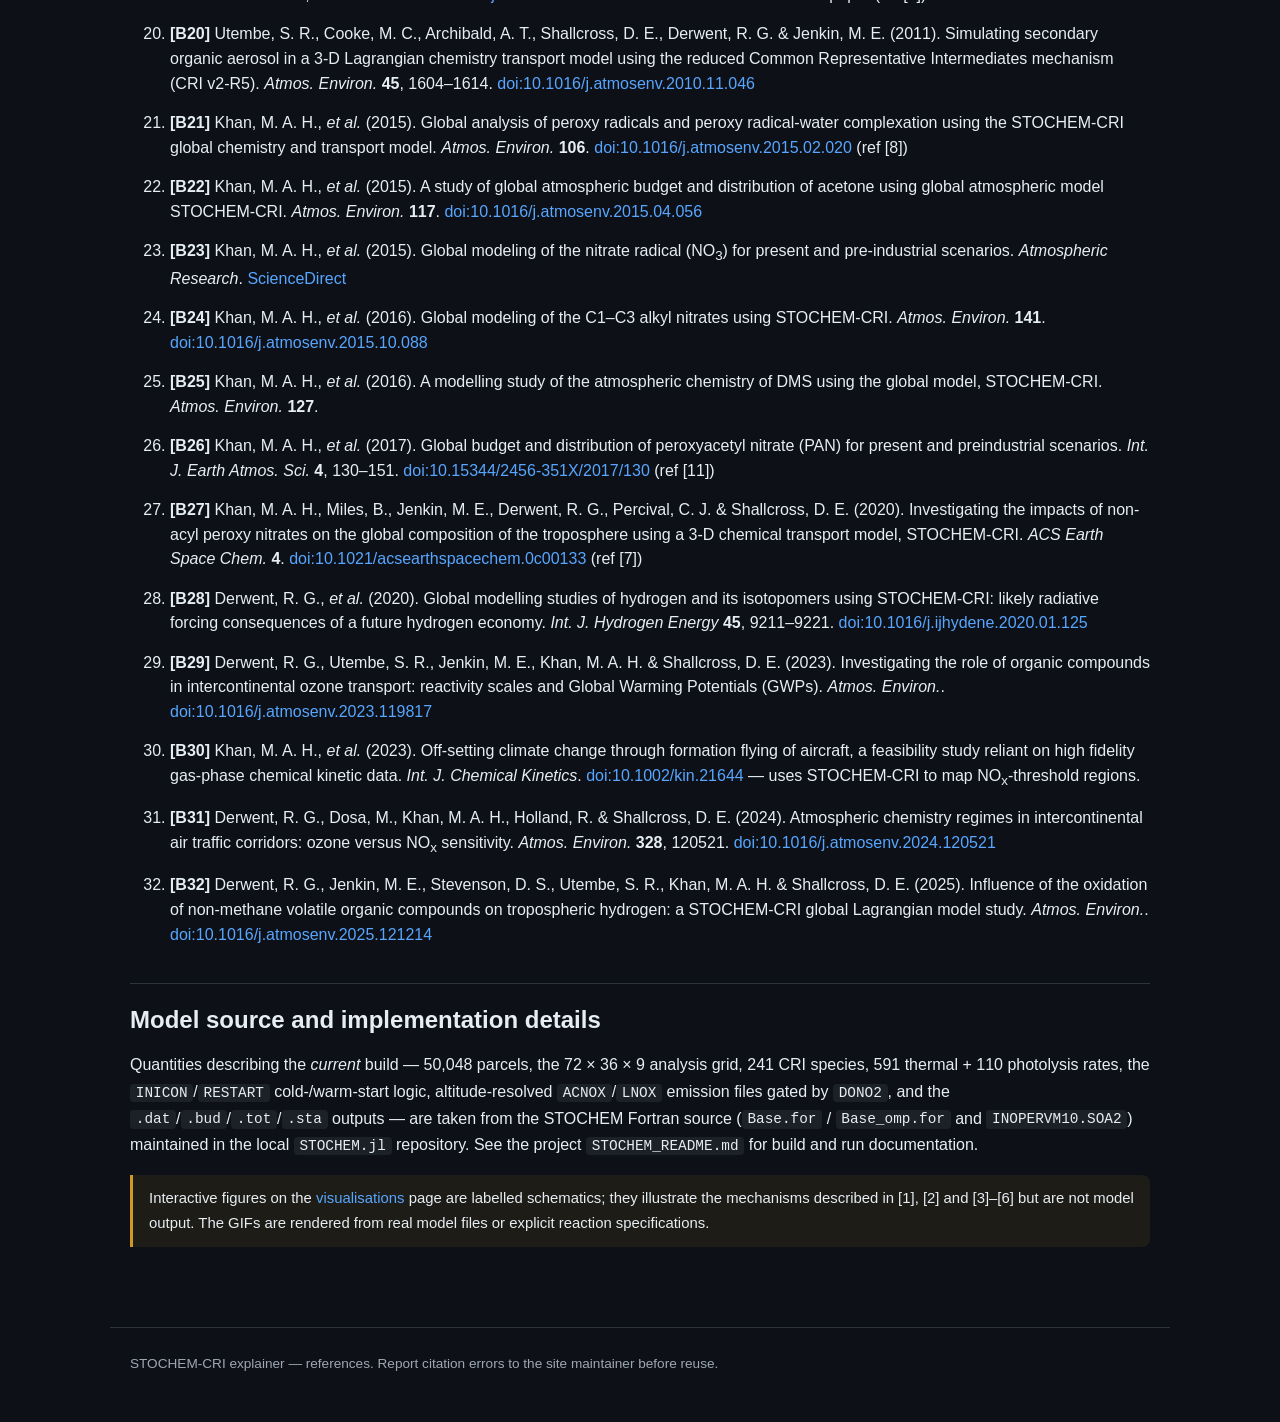
<file: references.html>
<!DOCTYPE html>
<html lang="en">
<head>
<meta charset="utf-8">
<meta name="viewport" content="width=device-width, initial-scale=1">
<title>References — STOCHEM-CRI explainer</title>
<link rel="stylesheet" href="assets/css/style.css">
</head>
<body>
<header class="site">
  <nav class="site">
    <a class="brand" href="index.html">STOCHEM<span class="sub">-CRI</span></a>
    <a class="navlink" href="index.html">Overview</a>
    <a class="navlink" href="model.html">The model</a>
    <a class="navlink" href="chemistry.html">The chemistry</a>
    <a class="navlink" href="maths.html">The maths</a>
    <a class="navlink" href="visualisations.html">Visualisations</a>
    <a class="navlink" href="code.html">Code tour</a>
    <a class="navlink" href="slides.html">Slides</a>
    <a class="navlink active" href="references.html">References</a>
  </nav>
</header>

<main>
  <section class="hero">
    <h1>References</h1>
    <p class="lede">
      Every factual claim on this site traces to one of the peer-reviewed
      sources below (or to the STOCHEM Fortran source code itself, where the
      grid dimensions, mechanism sizes and file formats of the current build
      are described).
    </p>
  </section>

  <h2>The STOCHEM model</h2>
  <ol class="refs">
    <li id="collins1997">
      <b>[1]</b> Collins, W. J., Stevenson, D. S., Johnson, C. E. &amp; Derwent, R. G. (1997).
      Tropospheric ozone in a global-scale three-dimensional Lagrangian model and its
      response to NO<sub>x</sub> emission controls.
      <i>Journal of Atmospheric Chemistry</i>, <b>26</b>, 223–274.
      <a href="https://doi.org/10.1023/A:1005836531979">doi:10.1023/A:1005836531979</a>
    </li>
    <li id="stevenson1998">
      <b>[2]</b> Stevenson, D. S., Collins, W. J., Johnson, C. E. &amp; Derwent, R. G. (1998).
      Intercomparison and evaluation of atmospheric transport in a Lagrangian model
      (STOCHEM), and an Eulerian model (UM), using <sup>222</sup>Rn as a short-lived tracer.
      <i>Quarterly Journal of the Royal Meteorological Society</i>, <b>124</b>, 2477–2491.
      <a href="https://doi.org/10.1002/qj.49712455115">doi:10.1002/qj.49712455115</a>
    </li>
    <li id="collins2002">
      <b>[10]</b> Collins, W. J., Derwent, R. G., Johnson, C. E. &amp; Stevenson, D. S. (2002).
      A comparison of two schemes for the convective transport of chemical species in a
      Lagrangian global chemistry model.
      <i>Quarterly Journal of the Royal Meteorological Society</i>, <b>128</b>.
      <a href="https://doi.org/10.1256/0035900021643629">doi:10.1256/0035900021643629</a>
    </li>
    <li id="stevenson1997">
      <b>[9]</b> Stevenson, D. S., Collins, W. J., Johnson, C. E. &amp; Derwent, R. G. (1997).
      The impact of aircraft nitrogen oxide emissions on tropospheric ozone studied with
      a 3D Lagrangian model including fully diurnal chemistry.
      <i>Atmospheric Environment</i>, <b>31</b>.
      <a href="https://doi.org/10.1016/S1352-2310(96)00333-0">doi:10.1016/S1352-2310(96)00333-0</a>
    </li>
    <li id="jacob1997">
      <b>[12]</b> Jacob, D. J., <i>et al.</i> (1997). Evaluation and intercomparison of global
      atmospheric transport models using <sup>222</sup>Rn and other short-lived tracers.
      <i>Journal of Geophysical Research</i>, <b>102</b>(D5), 5953–5970.
      <a href="https://doi.org/10.1029/96JD02955">doi:10.1029/96JD02955</a>
    </li>
  </ol>

  <h2>The CRI mechanism</h2>
  <ol class="refs">
    <li id="jenkin2008">
      <b>[3]</b> Jenkin, M. E., Watson, L. A., Utembe, S. R. &amp; Shallcross, D. E. (2008).
      A Common Representative Intermediates (CRI) mechanism for VOC degradation.
      Part 1: Gas phase mechanism development.
      <i>Atmospheric Environment</i>, <b>42</b>, 7185–7195.
      <a href="https://doi.org/10.1016/j.atmosenv.2008.07.028">doi:10.1016/j.atmosenv.2008.07.028</a>
    </li>
    <li id="watson2008">
      <b>[4]</b> Watson, L. A., Shallcross, D. E., Utembe, S. R. &amp; Jenkin, M. E. (2008).
      A Common Representative Intermediates (CRI) mechanism for VOC degradation.
      Part 2: Gas phase mechanism reduction.
      <i>Atmospheric Environment</i>, <b>42</b>.
      <a href="https://doi.org/10.1016/j.atmosenv.2008.07.034">doi:10.1016/j.atmosenv.2008.07.034</a>
    </li>
    <li id="utembe2009">
      <b>[6]</b> Utembe, S. R., Watson, L. A., Shallcross, D. E. &amp; Jenkin, M. E. (2009).
      A Common Representative Intermediates (CRI) mechanism for VOC degradation.
      Part 3: Development of a secondary organic aerosol module.
      <i>Atmospheric Environment</i>, <b>43</b>.
      <a href="https://doi.org/10.1016/j.atmosenv.2009.01.008">doi:10.1016/j.atmosenv.2009.01.008</a>
    </li>
    <li id="utembe2010">
      <b>[5]</b> Utembe, S. R., Cooke, M. C., Archibald, A. T., Shallcross, D. E.,
      Derwent, R. G. &amp; Jenkin, M. E. (2010).
      Using a reduced Common Representative Intermediates (CRIv2-R5) mechanism to
      simulate tropospheric ozone in a 3-D Lagrangian chemistry transport model.
      <i>Atmospheric Environment</i>, <b>44</b>.
      <a href="https://doi.org/10.1016/j.atmosenv.2010.01.044">doi:10.1016/j.atmosenv.2010.01.044</a>
    </li>
    <li id="saunders2003">
      <b>[13]</b> Saunders, S. M., Jenkin, M. E., Derwent, R. G. &amp; Pilling, M. J. (2003).
      Protocol for the development of the Master Chemical Mechanism, MCM v3
      (Part A): tropospheric degradation of non-aromatic volatile organic compounds.
      <i>Atmospheric Chemistry and Physics</i>, <b>3</b>, 161–180.
      <a href="https://doi.org/10.5194/acp-3-161-2003">doi:10.5194/acp-3-161-2003</a>
    </li>
  </ol>

  <h2>STOCHEM-CRI applications</h2>
  <ol class="refs">
    <li id="khan2015">
      <b>[8]</b> Khan, M. A. H., <i>et al.</i> (2015).
      Global analysis of peroxy radicals and peroxy radical-water complexation
      using the STOCHEM-CRI global chemistry and transport model.
      <i>Atmospheric Environment</i>, <b>106</b>.
      <a href="https://doi.org/10.1016/j.atmosenv.2015.02.020">doi:10.1016/j.atmosenv.2015.02.020</a>
    </li>
    <li id="khan2017">
      <b>[11]</b> Khan, M. A. H., <i>et al.</i> (2017).
      Global budget and distribution of peroxyacetyl nitrate (PAN) for present
      and preindustrial scenarios.
      <i>International Journal of Earth and Atmospheric Science</i>, <b>4</b>, 130–151.
      <a href="https://doi.org/10.15344/2456-351X/2017/130">doi:10.15344/2456-351X/2017/130</a>
    </li>
    <li id="khan2020">
      <b>[7]</b> Khan, M. A. H., Miles, B., Jenkin, M. E., Derwent, R. G.,
      Percival, C. J. &amp; Shallcross, D. E. (2020).
      Investigating the impacts of non-acyl peroxy nitrates on the global
      composition of the troposphere using a 3-D chemical transport model,
      STOCHEM-CRI.
      <i>ACS Earth and Space Chemistry</i>, <b>4</b>.
      <a href="https://doi.org/10.1021/acsearthspacechem.0c00133">doi:10.1021/acsearthspacechem.0c00133</a>
    </li>
  </ol>

  <h2>The STOCHEM bibliography</h2>
  <p>
    A chronological list of peer-reviewed papers describing or applying
    STOCHEM / STOCHEM-CRI (plus major multi-model ensembles it contributed
    to), as complete as we could verify — grouped separately from the citation
    numbering above (entries are labelled <b>[B1]…</b> so adding bibliography
    items never renumbers in-text citations). If you know of a missing paper,
    flag it.
  </p>
  <div class="controls">
    <input type="text" id="bibfilter" placeholder="Filter bibliography (author, year, keyword…)"
      style="background:var(--code-bg);border:1px solid var(--border);border-radius:6px;color:var(--text);padding:0.35rem 0.8rem;width:min(420px,90%);font-size:0.9rem">
    <span id="bibcount"></span>
  </div>
  <ol class="refs" id="biblist">
    <li><b>[B1]</b> Collins, W. J., Stevenson, D. S., Johnson, C. E. &amp; Derwent, R. G. (1997). Tropospheric ozone in a global-scale three-dimensional Lagrangian model and its response to NO<sub>x</sub> emission controls. <i>J. Atmos. Chem.</i> <b>26</b>, 223–274. <a href="https://doi.org/10.1023/A:1005836531979">doi:10.1023/A:1005836531979</a> — the model-description paper (cited above as [1]).</li>
    <li><b>[B2]</b> Stevenson, D. S., Collins, W. J., Johnson, C. E. &amp; Derwent, R. G. (1997). The impact of aircraft nitrogen oxide emissions on tropospheric ozone studied with a 3D Lagrangian model including fully diurnal chemistry. <i>Atmos. Environ.</i> <b>31</b>. <a href="https://doi.org/10.1016/S1352-2310(96)00333-0">doi:10.1016/S1352-2310(96)00333-0</a> (ref [9])</li>
    <li><b>[B3]</b> Stevenson, D. S., Collins, W. J., Johnson, C. E. &amp; Derwent, R. G. (1998). Intercomparison and evaluation of atmospheric transport in a Lagrangian model (STOCHEM), and an Eulerian model (UM), using <sup>222</sup>Rn as a short-lived tracer. <i>Q. J. R. Meteorol. Soc.</i> <b>124</b>, 2477–2491. <a href="https://doi.org/10.1002/qj.49712455115">doi:10.1002/qj.49712455115</a> (ref [2])</li>
    <li><b>[B4]</b> Collins, W. J., Stevenson, D. S., Johnson, C. E. &amp; Derwent, R. G. (1999). Role of convection in determining the budget of odd hydrogen in the upper troposphere. <i>J. Geophys. Res.</i> <b>104</b>(D21), 26927–26941. <a href="https://doi.org/10.1029/1999JD900143">doi:10.1029/1999JD900143</a></li>
    <li><b>[B5]</b> Collins, W. J., Derwent, R. G., Johnson, C. E. &amp; Stevenson, D. S. (2000). The European regional ozone distribution and its links with the global scale for the years 1992 and 2015. <i>Atmos. Environ.</i> <b>34</b>, 255–267. <a href="https://doi.org/10.1016/S1352-2310(99)00226-5">doi:10.1016/S1352-2310(99)00226-5</a></li>
    <li><b>[B6]</b> Collins, W. J., Derwent, R. G., Johnson, C. E. &amp; Stevenson, D. S. (2000). The impact of human activities on the photochemical production and destruction of tropospheric ozone. <i>Q. J. R. Meteorol. Soc.</i> <b>126</b>, 1925–1951.</li>
    <li><b>[B7]</b> Derwent, R. G., Collins, W. J., Johnson, C. E. &amp; Stevenson, D. S. (2001). Transient behaviour of tropospheric ozone precursors in a global 3-D CTM and their indirect greenhouse effects. <i>Climatic Change</i>. <a href="https://doi.org/10.1023/A:1010648913655">doi:10.1023/A:1010648913655</a></li>
    <li><b>[B8]</b> Johnson, C. E., Stevenson, D. S., Collins, W. J. &amp; Derwent, R. G. (2001). Role of climate feedback on methane and ozone studied with a coupled ocean–atmosphere–chemistry model. <i>Geophys. Res. Lett.</i> <b>28</b>(9).</li>
    <li><b>[B9]</b> Collins, W. J., Derwent, R. G., Johnson, C. E. &amp; Stevenson, D. S. (2002). A comparison of two schemes for the convective transport of chemical species in a Lagrangian global chemistry model. <i>Q. J. R. Meteorol. Soc.</i> <b>128</b>. <a href="https://doi.org/10.1256/0035900021643629">doi:10.1256/0035900021643629</a> (ref [10])</li>
    <li><b>[B10]</b> Collins, W. J., Derwent, R. G., Johnson, C. E. &amp; Stevenson, D. S. (2002). The oxidation of organic compounds in the troposphere and their global warming potentials. <i>Climatic Change</i> <b>52</b>, 453–479. <a href="https://doi.org/10.1023/A:1014221225434">doi:10.1023/A:1014221225434</a></li>
    <li><b>[B11]</b> Sanderson, M. G., Collins, W. J., Derwent, R. G. &amp; Johnson, C. E. (2003). Simulation of global hydrogen levels using a Lagrangian three-dimensional model. <i>J. Atmos. Chem.</i> <b>46</b>, 15–28. <a href="https://doi.org/10.1023/A:1024824223232">doi:10.1023/A:1024824223232</a></li>
    <li><b>[B12]</b> Collins, W. J., Derwent, R. G., Garnier, B., Johnson, C. E., Sanderson, M. G. &amp; Stevenson, D. S. (2003). Effect of stratosphere–troposphere exchange on the future tropospheric ozone trend. <i>J. Geophys. Res.</i> <b>108</b>(D12). <a href="https://doi.org/10.1029/2002JD002617">doi:10.1029/2002JD002617</a></li>
    <li><b>[B13]</b> Doherty, R. M., Stevenson, D. S., Collins, W. J. &amp; Sanderson, M. G. (2005). Influence of convective transport on tropospheric ozone and its precursors in a chemistry–climate model. <i>Atmos. Chem. Phys.</i> <b>5</b>, 3205–3218. <a href="https://doi.org/10.5194/acp-5-3205-2005">doi:10.5194/acp-5-3205-2005</a></li>
    <li><b>[B14]</b> Derwent, R. G., Collins, W. J., Johnson, C. E. &amp; Stevenson, D. S. (2006). Global environmental impacts of the hydrogen economy. <i>Int. J. Nuclear Hydrogen Production and Applications</i> <b>1</b>(1), 57–67.</li>
    <li><b>[B15]</b> Doherty, R. M., Stevenson, D. S., Johnson, C. E., Collins, W. J. &amp; Sanderson, M. G. (2006). Tropospheric ozone and El Niño–Southern Oscillation: influence of atmospheric dynamics, biomass burning emissions, and future climate change. <i>J. Geophys. Res.</i> <b>111</b>(D19). <a href="https://doi.org/10.1029/2005JD006849">doi:10.1029/2005JD006849</a></li>
    <li><b>[B16]</b> Stevenson, D. S., <i>et al.</i> (2006). Multimodel ensemble simulations of present-day and near-future tropospheric ozone. <i>J. Geophys. Res.</i> <b>111</b>(D8). <a href="https://doi.org/10.1029/2005JD006338">doi:10.1029/2005JD006338</a> — ACCENT multi-model ensemble including STOCHEM.</li>
    <li><b>[B17]</b> Wild, O. (2007). Modelling the global tropospheric ozone budget: exploring the variability in current models. <i>Atmos. Chem. Phys.</i> <b>7</b>, 2643–2660. <a href="https://doi.org/10.5194/acp-7-2643-2007">doi:10.5194/acp-7-2643-2007</a> — review intercomparing published budgets including STOCHEM's.</li>
    <li><b>[B18]</b> Derwent, R. G., Stevenson, D. S., Doherty, R. M., Collins, W. J. &amp; Sanderson, M. G. (2008). Radiative forcing from surface NO<sub>x</sub> emissions: spatial and seasonal variations. <i>Climatic Change</i> <b>88</b>. <a href="https://doi.org/10.1007/s10584-007-9383-8">doi:10.1007/s10584-007-9383-8</a></li>
    <li><b>[B19]</b> Utembe, S. R., Cooke, M. C., Archibald, A. T., Shallcross, D. E., Derwent, R. G. &amp; Jenkin, M. E. (2010). Using a reduced Common Representative Intermediates (CRIv2-R5) mechanism to simulate tropospheric ozone in a 3-D Lagrangian chemistry transport model. <i>Atmos. Environ.</i> <b>44</b>, 1609–1622. <a href="https://doi.org/10.1016/j.atmosenv.2010.01.044">doi:10.1016/j.atmosenv.2010.01.044</a> — the STOCHEM-CRI paper (ref [5]).</li>
    <li><b>[B20]</b> Utembe, S. R., Cooke, M. C., Archibald, A. T., Shallcross, D. E., Derwent, R. G. &amp; Jenkin, M. E. (2011). Simulating secondary organic aerosol in a 3-D Lagrangian chemistry transport model using the reduced Common Representative Intermediates mechanism (CRI v2-R5). <i>Atmos. Environ.</i> <b>45</b>, 1604–1614. <a href="https://doi.org/10.1016/j.atmosenv.2010.11.046">doi:10.1016/j.atmosenv.2010.11.046</a></li>
    <li><b>[B21]</b> Khan, M. A. H., <i>et al.</i> (2015). Global analysis of peroxy radicals and peroxy radical-water complexation using the STOCHEM-CRI global chemistry and transport model. <i>Atmos. Environ.</i> <b>106</b>. <a href="https://doi.org/10.1016/j.atmosenv.2015.02.020">doi:10.1016/j.atmosenv.2015.02.020</a> (ref [8])</li>
    <li><b>[B22]</b> Khan, M. A. H., <i>et al.</i> (2015). A study of global atmospheric budget and distribution of acetone using global atmospheric model STOCHEM-CRI. <i>Atmos. Environ.</i> <b>117</b>. <a href="https://doi.org/10.1016/j.atmosenv.2015.04.056">doi:10.1016/j.atmosenv.2015.04.056</a></li>
    <li><b>[B23]</b> Khan, M. A. H., <i>et al.</i> (2015). Global modeling of the nitrate radical (NO<sub>3</sub>) for present and pre-industrial scenarios. <i>Atmospheric Research</i>. <a href="https://www.sciencedirect.com/science/article/pii/S0169809515001817">ScienceDirect</a></li>
    <li><b>[B24]</b> Khan, M. A. H., <i>et al.</i> (2016). Global modeling of the C1–C3 alkyl nitrates using STOCHEM-CRI. <i>Atmos. Environ.</i> <b>141</b>. <a href="https://doi.org/10.1016/j.atmosenv.2015.10.088">doi:10.1016/j.atmosenv.2015.10.088</a></li>
    <li><b>[B25]</b> Khan, M. A. H., <i>et al.</i> (2016). A modelling study of the atmospheric chemistry of DMS using the global model, STOCHEM-CRI. <i>Atmos. Environ.</i> <b>127</b>.</li>
    <li><b>[B26]</b> Khan, M. A. H., <i>et al.</i> (2017). Global budget and distribution of peroxyacetyl nitrate (PAN) for present and preindustrial scenarios. <i>Int. J. Earth Atmos. Sci.</i> <b>4</b>, 130–151. <a href="https://doi.org/10.15344/2456-351X/2017/130">doi:10.15344/2456-351X/2017/130</a> (ref [11])</li>
    <li><b>[B27]</b> Khan, M. A. H., Miles, B., Jenkin, M. E., Derwent, R. G., Percival, C. J. &amp; Shallcross, D. E. (2020). Investigating the impacts of non-acyl peroxy nitrates on the global composition of the troposphere using a 3-D chemical transport model, STOCHEM-CRI. <i>ACS Earth Space Chem.</i> <b>4</b>. <a href="https://doi.org/10.1021/acsearthspacechem.0c00133">doi:10.1021/acsearthspacechem.0c00133</a> (ref [7])</li>
    <li><b>[B28]</b> Derwent, R. G., <i>et al.</i> (2020). Global modelling studies of hydrogen and its isotopomers using STOCHEM-CRI: likely radiative forcing consequences of a future hydrogen economy. <i>Int. J. Hydrogen Energy</i> <b>45</b>, 9211–9221. <a href="https://doi.org/10.1016/j.ijhydene.2020.01.125">doi:10.1016/j.ijhydene.2020.01.125</a></li>
    <li><b>[B29]</b> Derwent, R. G., Utembe, S. R., Jenkin, M. E., Khan, M. A. H. &amp; Shallcross, D. E. (2023). Investigating the role of organic compounds in intercontinental ozone transport: reactivity scales and Global Warming Potentials (GWPs). <i>Atmos. Environ.</i>. <a href="https://doi.org/10.1016/j.atmosenv.2023.119817">doi:10.1016/j.atmosenv.2023.119817</a></li>
    <li><b>[B30]</b> Khan, M. A. H., <i>et al.</i> (2023). Off-setting climate change through formation flying of aircraft, a feasibility study reliant on high fidelity gas-phase chemical kinetic data. <i>Int. J. Chemical Kinetics</i>. <a href="https://doi.org/10.1002/kin.21644">doi:10.1002/kin.21644</a> — uses STOCHEM-CRI to map NO<sub>x</sub>-threshold regions.</li>
    <li><b>[B31]</b> Derwent, R. G., Dosa, M., Khan, M. A. H., Holland, R. &amp; Shallcross, D. E. (2024). Atmospheric chemistry regimes in intercontinental air traffic corridors: ozone versus NO<sub>x</sub> sensitivity. <i>Atmos. Environ.</i> <b>328</b>, 120521. <a href="https://doi.org/10.1016/j.atmosenv.2024.120521">doi:10.1016/j.atmosenv.2024.120521</a></li>
    <li><b>[B32]</b> Derwent, R. G., Jenkin, M. E., Stevenson, D. S., Utembe, S. R., Khan, M. A. H. &amp; Shallcross, D. E. (2025). Influence of the oxidation of non-methane volatile organic compounds on tropospheric hydrogen: a STOCHEM-CRI global Lagrangian model study. <i>Atmos. Environ.</i>. <a href="https://doi.org/10.1016/j.atmosenv.2025.121214">doi:10.1016/j.atmosenv.2025.121214</a></li>
  </ol>

  <h2>Model source and implementation details</h2>
  <p>
    Quantities describing the <i>current</i> build — 50,048 parcels, the
    72 × 36 × 9 analysis grid, 241 CRI species, 591 thermal + 110 photolysis
    rates, the <code>INICON</code>/<code>RESTART</code> cold-/warm-start logic,
    altitude-resolved <code>ACNOX</code>/<code>LNOX</code> emission files gated by
    <code>DONO2</code>, and the <code>.dat</code>/<code>.bud</code>/<code>.tot</code>/<code>.sta</code>
    outputs — are taken from the STOCHEM Fortran source
    (<code>Base.for</code> / <code>Base_omp.for</code> and
    <code>INOPERVM10.SOA2</code>) maintained in the local
    <code>STOCHEM.jl</code> repository. See the project
    <code>STOCHEM_README.md</code> for build and run documentation.
  </p>

  <div class="tip">
    Interactive figures on the <a href="visualisations.html">visualisations</a>
    page are labelled schematics; they illustrate the mechanisms described in
    [1], [2] and [3]–[6] but are not model output. The GIFs are rendered from
    real model files or explicit reaction specifications.
  </div>
</main>

<footer class="site">
  STOCHEM-CRI explainer — references. Report citation errors to the site
  maintainer before reuse.
</footer>
<script>
(function () {
  var inp = document.getElementById('bibfilter');
  var items = document.querySelectorAll('#biblist li');
  var count = document.getElementById('bibcount');
  function go() {
    var q = inp.value.trim().toLowerCase(), n = 0;
    items.forEach(function (li) {
      var hit = !q || li.textContent.toLowerCase().indexOf(q) !== -1;
      li.style.display = hit ? '' : 'none';
      if (hit) n++;
    });
    count.textContent = q ? n + ' of ' + items.length + ' shown' : '';
  }
  inp.addEventListener('input', go);
})();
</script>
</body>
</html>
</file>
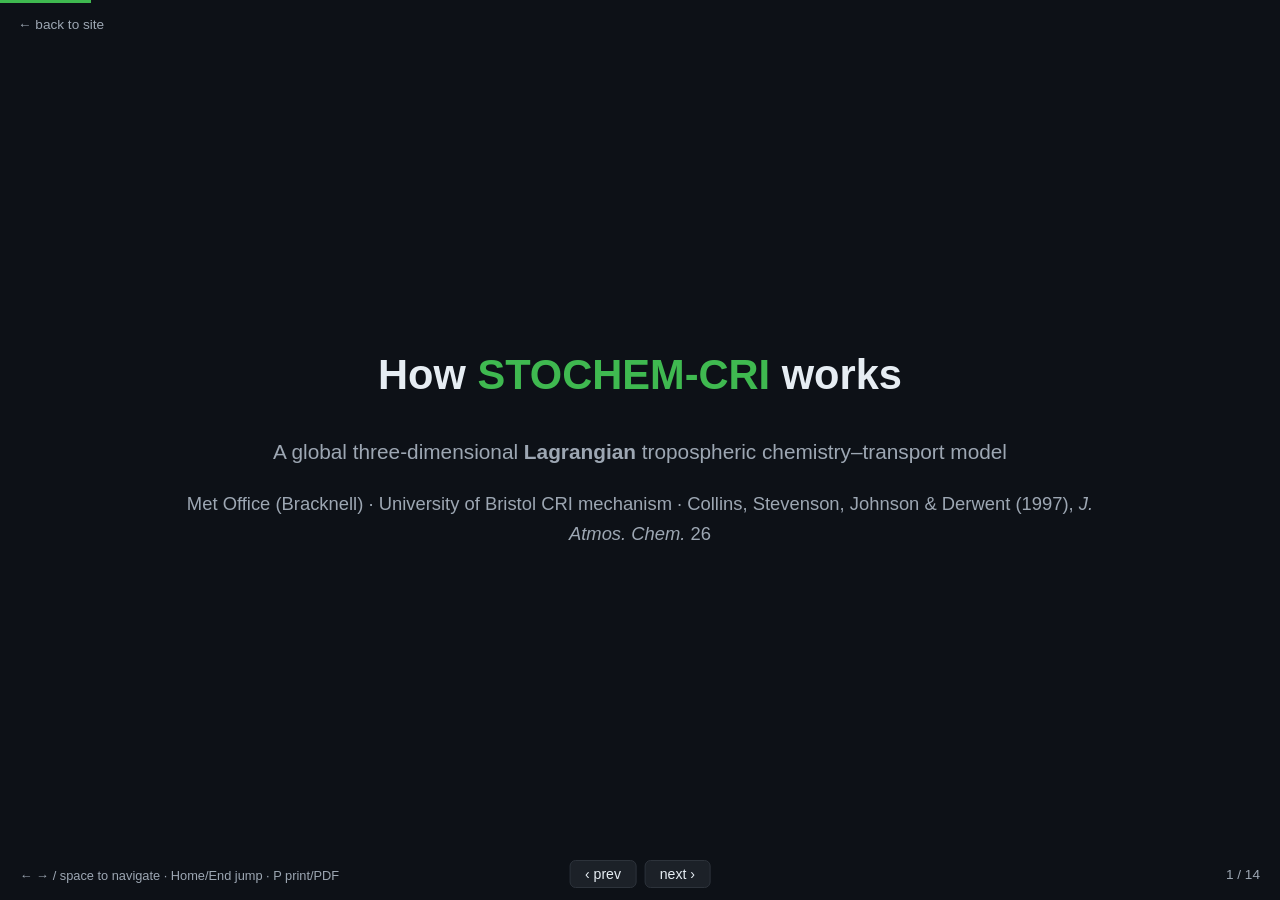
<file: slides.html>
<!DOCTYPE html>
<html lang="en">
<head>
<meta charset="utf-8">
<meta name="viewport" content="width=device-width, initial-scale=1">
<title>Slides — How STOCHEM-CRI works</title>
<link rel="stylesheet" href="assets/css/style.css">
<style>
  body.deck-mode { overflow: hidden; }
  .deck { position: fixed; inset: 0; background: var(--bg); }
  .slide {
    position: absolute; inset: 0;
    display: none; flex-direction: column;
    justify-content: center; align-items: center;
    padding: 5vh 7vw; text-align: center;
  }
  .slide.active { display: flex; }
  .slide h1 { font-size: 2.6rem; margin: 0 0 1rem; }
  .slide h2 { font-size: 1.9rem; margin: 0 0 1.2rem; border: none; padding: 0; }
  .slide p, .slide li { font-size: 1.15rem; max-width: 52em; }
  .slide ul { text-align: left; display: inline-block; }
  .slide .lede { color: var(--text-dim); font-size: 1.3rem; }
  .slide img { max-width: min(72vw, 900px); max-height: 52vh; border-radius: 8px;
    background: var(--bg-inset); }
  .slide .cards { width: min(80vw, 1000px); }
  .slide .cards .card { text-align: center; }
  .slide .eq { font-size: 1.5rem; font-family: ui-monospace, Menlo, monospace;
    background: var(--code-bg); border-radius: 10px; padding: 0.8rem 1.6rem;
    margin: 0.8rem 0; }
  .slide .two-col { width: min(82vw, 1050px); }
  .slide .flow .step { font-size: 0.85rem; }
  .progress { position: fixed; top: 0; left: 0; height: 3px;
    background: var(--accent2); width: 0; z-index: 30; transition: width .2s; }
  .snum { position: fixed; bottom: 14px; right: 20px; color: var(--text-dim);
    font-size: 0.85rem; z-index: 30; }
  .hint { position: fixed; bottom: 14px; left: 20px; color: var(--text-dim);
    font-size: 0.8rem; z-index: 30; }
  .navbtns { position: fixed; bottom: 12px; left: 50%;
    transform: translateX(-50%); z-index: 30; display: flex; gap: 0.5rem; }
  .cap { color: var(--text-dim); font-size: 0.85rem; max-width: 60em;
    margin-top: 0.6rem; }
  .accent { color: var(--accent2); }
  a.backlink { position: fixed; top: 14px; left: 18px; z-index: 30;
    color: var(--text-dim); font-size: 0.85rem; }
  @media print {
    body.deck-mode { overflow: visible; }
    .deck { position: static; }
    .slide { display: flex !important; position: relative;
      page-break-after: always; min-height: 90vh; }
    .progress, .snum, .hint, .navbtns, .backlink { display: none; }
  }
</style>
</head>
<body class="deck-mode">
<div class="progress" id="prog"></div>
<a class="backlink" href="index.html">← back to site</a>
<div class="hint">← → / space to navigate · Home/End jump · P print/PDF</div>
<div class="snum" id="snum"></div>
<div class="navbtns">
  <button class="btn" id="prev">‹ prev</button>
  <button class="btn" id="next">next ›</button>
</div>

<div class="deck">

<section class="slide">
  <h1>How <span class="accent">STOCHEM-CRI</span> works</h1>
  <p class="lede">A global three-dimensional <b>Lagrangian</b> tropospheric
  chemistry–transport model</p>
  <p class="cap">Met Office (Bracknell) · University of Bristol CRI mechanism ·
  Collins, Stevenson, Johnson &amp; Derwent (1997), <i>J. Atmos. Chem.</i> 26</p>
</section>

<section class="slide">
  <h2>The model in one sentence</h2>
  <p>Follow <b>~50,000 individual air parcels</b> as the analysed winds blow
  them around the troposphere — and integrate a detailed chemical mechanism
  inside every single one.</p>
  <div class="cards">
    <div class="card"><div class="big">50,048</div><div class="lbl">air parcels</div></div>
    <div class="card"><div class="big">241</div><div class="lbl">species</div></div>
    <div class="card"><div class="big">~700</div><div class="lbl">reactions</div></div>
    <div class="card"><div class="big">72×36×9</div><div class="lbl">output grid</div></div>
  </div>
</section>

<section class="slide">
  <h2>Eulerian vs Lagrangian</h2>
  <img src="assets/img/lagrangian_vs_eulerian_montage.png" alt="Eulerian vs Lagrangian schematic">
  <p class="cap"><b>Eulerian:</b> fixed boxes, flux divergences, numerical
  diffusion. <b>Lagrangian:</b> parcels ride the wind — advection is exact.</p>
</section>

<section class="slide">
  <h2>Why it works: the material derivative</h2>
  <div class="eq">Eulerian: ∂c/∂t = −u·∇c + S</div>
  <div class="eq">Lagrangian: <span class="accent">Dc/Dt = S</span></div>
  <ul>
    <li>The <code>u·∇c</code> term — the hard part — vanishes: the parcel <i>is</i> the advection</li>
    <li>No numerical diffusion, no negative mixing ratios, sharp plumes stay sharp</li>
    <li>All that remains is sources &amp; sinks: emissions, chemistry, deposition</li>
    <li>Price: real turbulent mixing must be added back — <b>stochastically</b></li>
  </ul>
</section>

<section class="slide">
  <h2>One timestep, end to end</h2>
  <div class="flow" style="width:min(85vw,1100px)">
    <div class="step"><b>Advect</b>3-hourly analysed winds</div>
    <div class="arrow">→</div>
    <div class="step"><b>Mix</b>stochastic exchange + BL + convection</div>
    <div class="arrow">→</div>
    <div class="step"><b>Emit</b>surface + aircraft + lightning NO<sub>x</sub></div>
    <div class="arrow">→</div>
    <div class="step"><b>Chemistry</b>stiff solver, ~700 reactions per parcel</div>
    <div class="arrow">→</div>
    <div class="step"><b>Deposit</b>dry + wet removal</div>
    <div class="arrow">→</div>
    <div class="step"><b>Remap</b>bin to 72×36×9 grid</div>
  </div>
  <img src="assets/img/stochem_cycle.gif" alt="STOCHEM timestep cycle" style="max-height:34vh">
</section>

<section class="slide">
  <h2>Stochastic mixing — the "STO"</h2>
  <ul>
    <li>Pure advection never mixes neighbouring air masses</li>
    <li>STOCHEM emulates sub-grid diffusion by <b>randomly exchanging parcels
        within each grid cell</b></li>
    <li>Every cell's mean is therefore a statistical quantity — runs are
        ensemble members, not bit-identical answers</li>
    <li>Validated against <sup>222</sup>Rn (Stevenson et al. 1998); convection
        via GCM mass fluxes (Collins et al. 2002)</li>
  </ul>
</section>

<section class="slide">
  <h2>Emissions &amp; deposition</h2>
  <div class="two-col">
    <div class="panel">
      <h3>Sources</h3>
      <ul>
        <li>Surface: anthropogenic, biomass burning, biogenic, ocean, soils → BL cells</li>
        <li>Aircraft NO<sub>x</sub> &amp; lightning NO<sub>x</sub>: altitude-resolved 3-D fields (<code>ACNOX</code>, <code>LNOX</code>)</li>
      </ul>
    </div>
    <div class="panel">
      <h3>Sinks</h3>
      <ul>
        <li>Dry deposition: species/surface-dependent velocities, lowest layer</li>
        <li>Wet deposition: large-scale + convective scavenging</li>
        <li>Both written as fluxes: <code>.bud</code> / <code>.tot</code></li>
      </ul>
    </div>
  </div>
</section>

<section class="slide">
  <h2>Chemistry: the CRI mechanism</h2>
  <p>CRI = <b>Common Representative Intermediates</b> — a systematically
  reduced VOC scheme benchmarked against the MCM</p>
  <div class="cards">
    <div class="card"><div class="big">~13,000</div><div class="lbl">MCM species</div></div>
    <div class="card"><div class="big">→</div><div class="lbl">lumped by # reactive C–C/C–H bonds</div></div>
    <div class="card"><div class="big">~200</div><div class="lbl">CRI v2-R5 species</div></div>
  </div>
  <p class="cap">RN·O₂ (alkane) · RU·O₂ (unsaturated) · RA·O₂ (aromatic) ·
  RTX·O₂ (terpene) → CARB/UCARB/UDCARB carbonyls → O₃, PAN, SOA, CO₂<br>
  Jenkin, Watson, Utembe &amp; Shallcross (2008–2010), <i>Atmos. Environ.</i></p>
</section>

<section class="slide">
  <h2>The ozone-producing steps</h2>
  <div style="display:flex; gap:2rem; justify-content:center; flex-wrap:wrap">
    <img src="assets/img/ho2_no.gif" alt="HO2 + NO" style="max-height:38vh; max-width:44vw">
    <img src="assets/img/ch3o2_no.gif" alt="CH3O2 + NO" style="max-height:38vh; max-width:44vw">
  </div>
  <p class="cap">HO₂ + NO → OH + NO₂ · CH₃O₂ + NO → CH₃O + NO₂ — peroxy radicals
  convert NO→NO₂; NO₂ photolysis makes O₃. JPL-evaluated rates.</p>
</section>

<section class="slide">
  <h2>Nitrogen reservoirs &amp; transport</h2>
  <ul>
    <li><b>PAN</b> (acyl peroxy nitrates): cold-temperature NO<sub>x</sub>
        storage; long-range pollution transport (Khan et al. 2017)</li>
    <li><b>RO₂NO₂</b> (non-acyl peroxy nitrates, 45 species): stable only in the
        cold upper troposphere — raises O₃, OH, NO₃ burdens (Khan et al. 2020)</li>
    <li><b>HNO₃</b>: terminal sink via OH+NO₂, removed by deposition</li>
  </ul>
  <img src="assets/img/ch3o2_no2.gif" alt="CH3O2NO2 formation" style="max-height:30vh">
</section>

<section class="slide">
  <h2>Real model output</h2>
  <div style="display:flex; gap:2rem; justify-content:center; flex-wrap:wrap">
    <img src="assets/img/stochem_h2_map.gif" alt="Surface H2" style="max-height:42vh; max-width:44vw">
    <img src="assets/img/stochem_o3_zonal.gif" alt="Zonal O3" style="max-height:42vh; max-width:44vw">
  </div>
  <p class="cap">Monthly surface H₂ and zonal-mean O₃ from real
  <code>stoch3d.dat</code> output.</p>
</section>

<section class="slide">
  <h2>What STOCHEM has been used for</h2>
  <ul>
    <li>Tropospheric O₃ budgets &amp; NO<sub>x</sub> controls (Collins 1997)</li>
    <li>Aircraft NO<sub>x</sub> impacts (Stevenson 1997)</li>
    <li>Indirect GWPs of VOCs (Derwent 2001, Collins 2002)</li>
    <li>Global H₂ budgets &amp; the hydrogen economy (Sanderson 2003 → Derwent 2025)</li>
    <li>CRI-era: PAN, acetone, alkyl nitrates, NO₃, RO₂·H₂O, RO₂NO₂, SOA (Utembe &amp; Khan 2010–2020)</li>
  </ul>
  <p class="cap">32-paper bibliography, 1997–2025, on the references page</p>
</section>

<section class="slide">
  <h2>Strengths &amp; honest caveats</h2>
  <div class="two-col">
    <div class="panel"><h3 class="accent">Strengths</h3>
      <ul><li>Exact advection, mass-conserving parcels</li>
      <li>Detailed CRI chemistry at global scale</li>
      <li>Parcel histories ideal for plume/attribution studies</li>
      <li>Trivially parallel (OpenMP)</li></ul></div>
    <div class="panel"><h3>Caveats</h3>
      <ul><li>Stochastic sampling noise in sparse cells</li>
      <li>Coarse analysis grid vs modern Eulerian CTMs</li>
      <li>Aged meteorological drivers (offline model)</li>
      <li>Spin-up needed from climatological cold start</li></ul></div>
  </div>
</section>

<section class="slide">
  <h2>Learn more</h2>
  <p class="lede">Interactive schematics, mechanism explorer, full
  bibliography:</p>
  <p><a href="index.html">the STOCHEM-CRI explainer site</a> — model ·
  chemistry · maths · visualisations · code tour · references</p>
  <p class="cap">All interactive figures are labelled schematics; GIFs are
  rendered from real model code/output or explicit reaction specs.</p>
</section>

</div>

<script>
(function () {
  var slides = document.querySelectorAll('.slide');
  var n = slides.length, cur = 0;
  var prog = document.getElementById('prog');
  var snum = document.getElementById('snum');
  function show(i, push) {
    cur = Math.max(0, Math.min(n - 1, i));
    slides.forEach(function (s, k) { s.classList.toggle('active', k === cur); });
    prog.style.width = (100 * (cur + 1) / n) + '%';
    snum.textContent = (cur + 1) + ' / ' + n;
    if (push !== false) history.replaceState(null, '', '#' + (cur + 1));
  }
  function next() { show(cur + 1); }
  function prev() { show(cur - 1); }
  document.getElementById('next').addEventListener('click', next);
  document.getElementById('prev').addEventListener('click', prev);
  document.addEventListener('keydown', function (e) {
    if (e.key === 'ArrowRight' || e.key === ' ' || e.key === 'PageDown') { e.preventDefault(); next(); }
    else if (e.key === 'ArrowLeft' || e.key === 'PageUp') { e.preventDefault(); prev(); }
    else if (e.key === 'Home') show(0);
    else if (e.key === 'End') show(n - 1);
    else if (e.key === 'p' || e.key === 'P') window.print();
  });
  document.querySelector('.deck').addEventListener('click', function (e) {
    if (e.target.closest('a,button')) return;
    if (e.clientX > window.innerWidth * 0.6) next(); else prev();
  });
  var h = parseInt((location.hash || '').slice(1), 10);
  show(isNaN(h) ? 0 : h - 1, false);
})();
</script>
</body>
</html>
</file>
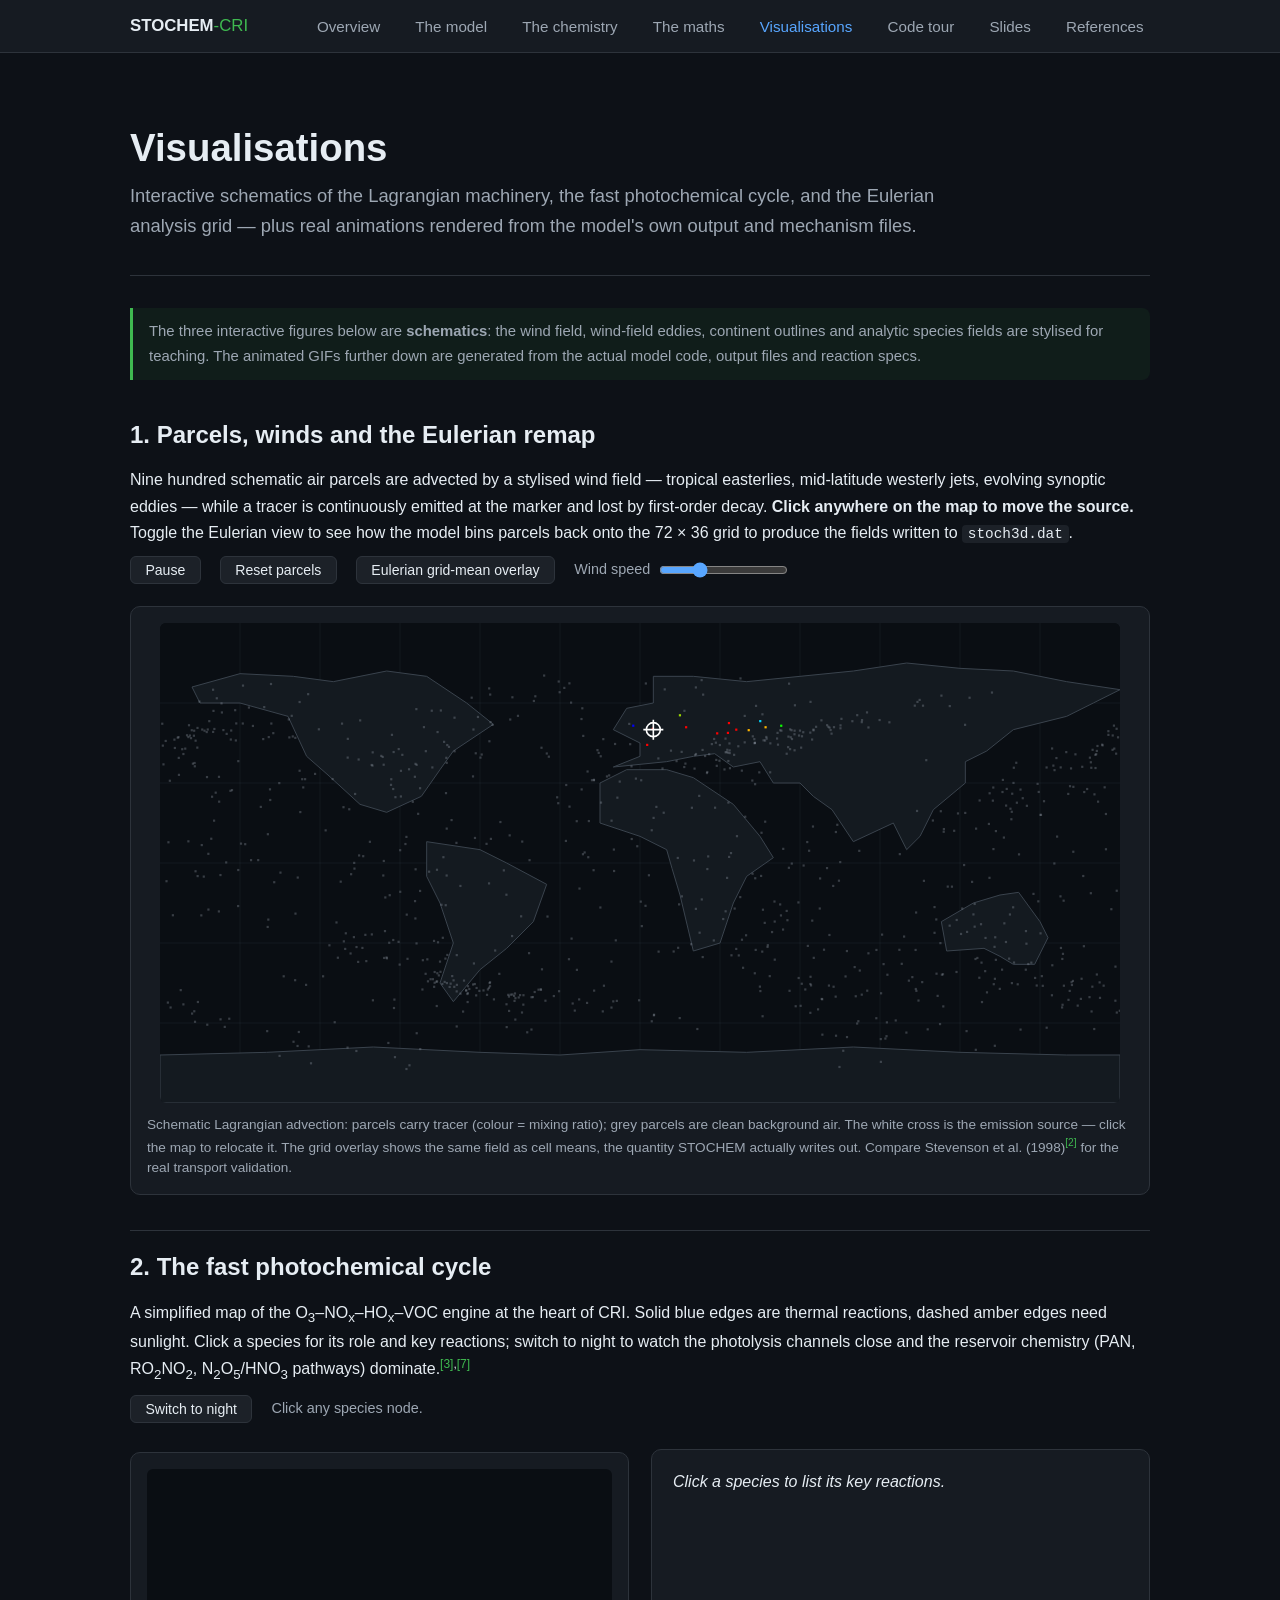
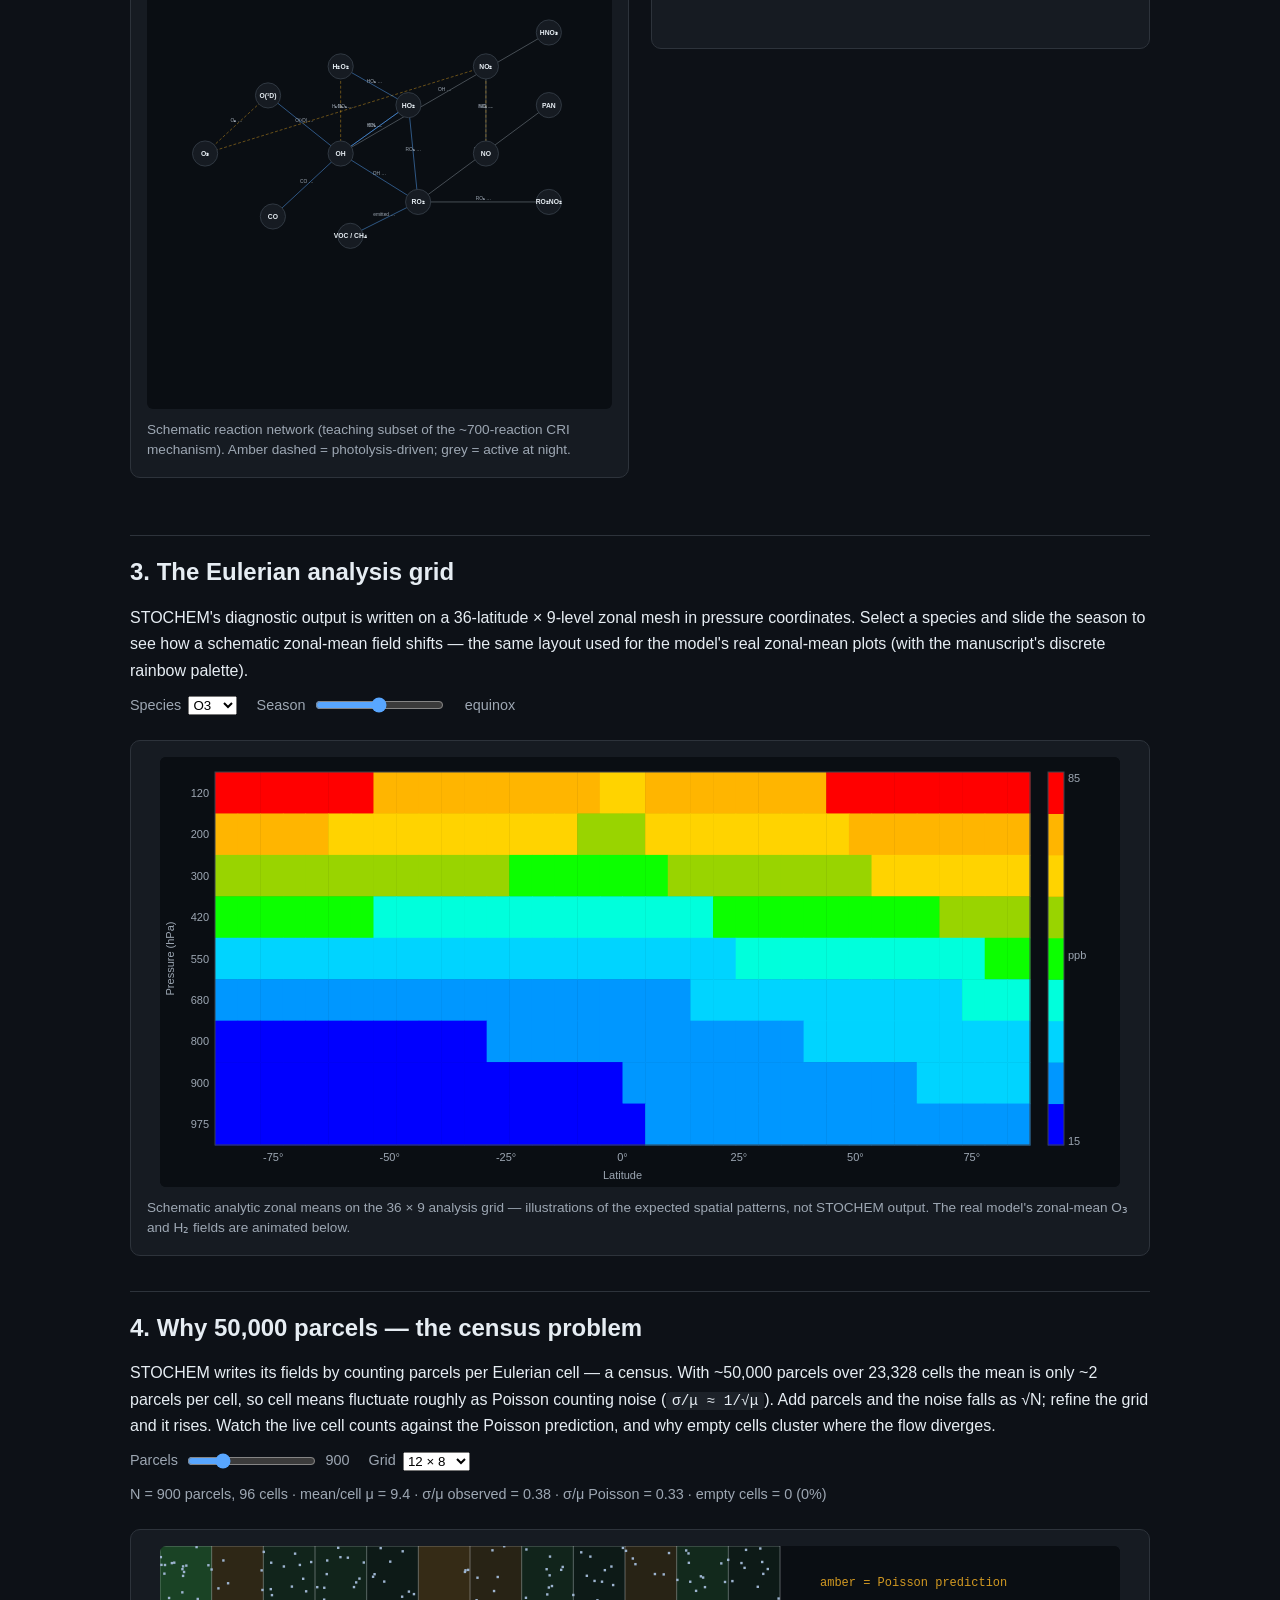
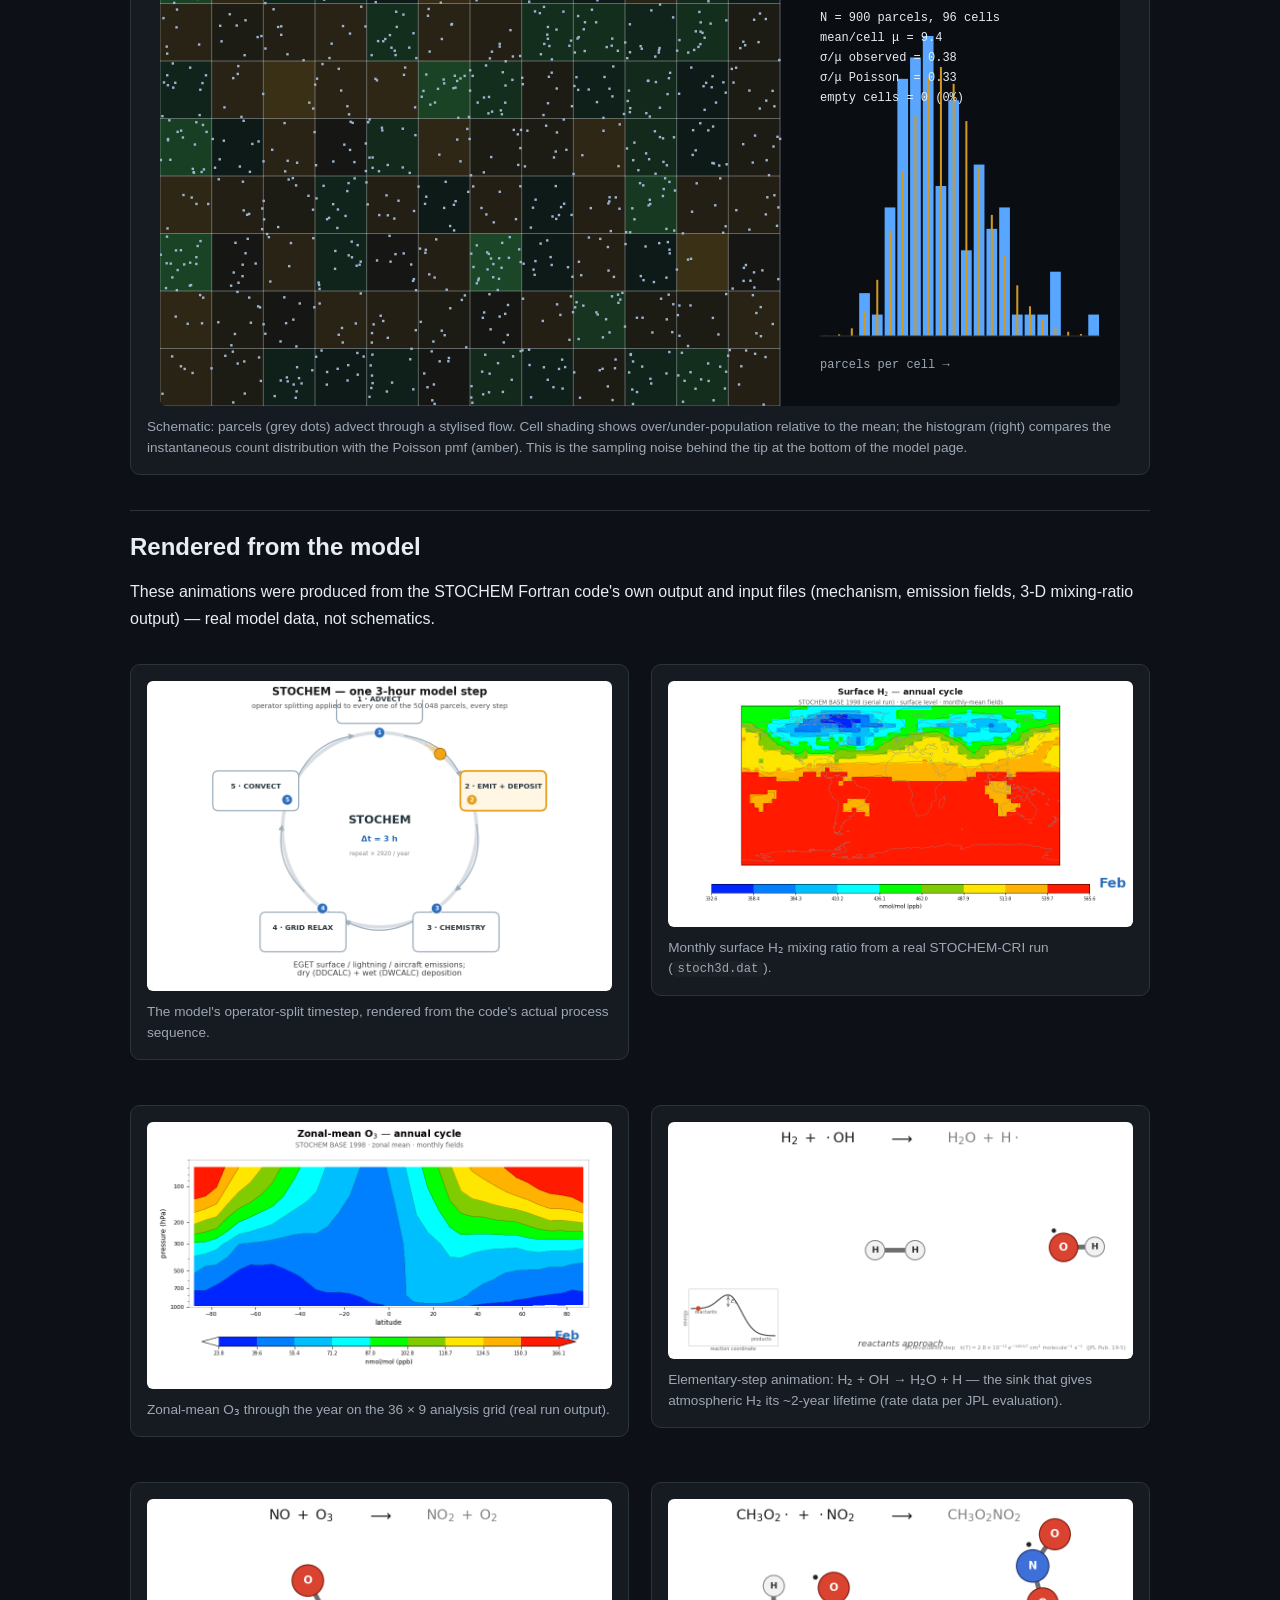
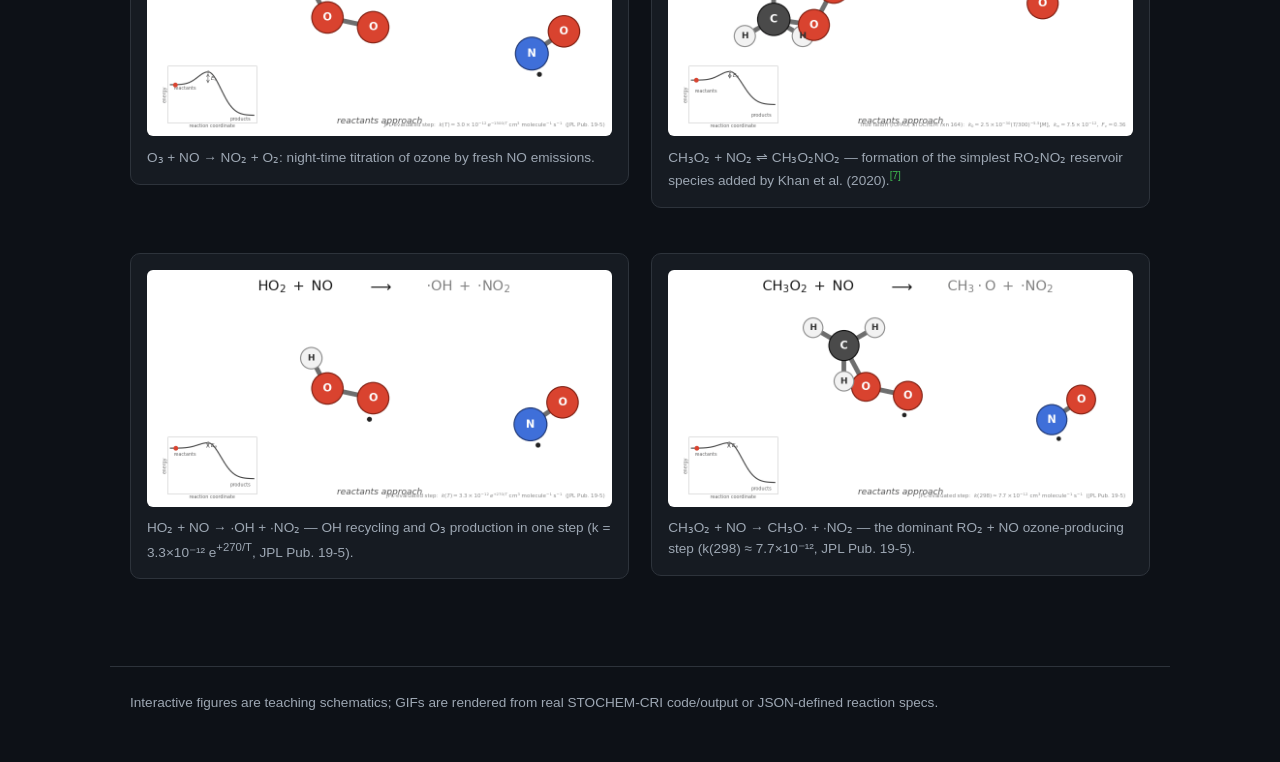
<file: visualisations.html>
<!DOCTYPE html>
<html lang="en">
<head>
<meta charset="utf-8">
<meta name="viewport" content="width=device-width, initial-scale=1">
<title>Visualisations — STOCHEM-CRI explainer</title>
<link rel="stylesheet" href="assets/css/style.css">
</head>
<body>
<header class="site">
  <nav class="site">
    <a class="brand" href="index.html">STOCHEM<span class="sub">-CRI</span></a>
    <a class="navlink" href="index.html">Overview</a>
    <a class="navlink" href="model.html">The model</a>
    <a class="navlink" href="chemistry.html">The chemistry</a>
    <a class="navlink" href="maths.html">The maths</a>
    <a class="navlink active" href="visualisations.html">Visualisations</a>
    <a class="navlink" href="code.html">Code tour</a>
    <a class="navlink" href="slides.html">Slides</a>
    <a class="navlink" href="references.html">References</a>
  </nav>
</header>

<main>
  <section class="hero">
    <h1>Visualisations</h1>
    <p class="lede">
      Interactive schematics of the Lagrangian machinery, the fast photochemical
      cycle, and the Eulerian analysis grid — plus real animations rendered from
      the model's own output and mechanism files.
    </p>
  </section>

  <div class="schematic">
    The three interactive figures below are <b>schematics</b>: the wind field,
    wind-field eddies, continent outlines and analytic species fields are
    stylised for teaching. The animated GIFs further down are generated from the
    actual model code, output files and reaction specs.
  </div>

  <h2>1. Parcels, winds and the Eulerian remap</h2>
  <p>
    Nine hundred schematic air parcels are advected by a stylised wind field —
    tropical easterlies, mid-latitude westerly jets, evolving synoptic eddies —
    while a tracer is continuously emitted at the marker and lost by first-order
    decay. <b>Click anywhere on the map to move the source.</b> Toggle the
    Eulerian view to see how the model bins parcels back onto the 72 × 36 grid
    to produce the fields written to <code>stoch3d.dat</code>.
  </p>
  <div class="controls">
    <button class="btn" id="p-play">Pause</button>
    <button class="btn" id="p-reset">Reset parcels</button>
    <button class="btn" id="p-grid">Eulerian grid-mean overlay</button>
    <label>Wind speed <input type="range" id="p-speed" min="0.2" max="3" step="0.1" value="1"></label>
  </div>
  <figure class="viz">
    <canvas id="parcel-canvas" width="960" height="480"></canvas>
    <figcaption>
      Schematic Lagrangian advection: parcels carry tracer (colour = mixing
      ratio); grey parcels are clean background air. The white cross is the
      emission source — click the map to relocate it. The grid overlay shows the
      same field as cell means, the quantity STOCHEM actually writes out.
      Compare Stevenson et al. (1998)<sup class="cite"><a href="references.html#stevenson1998">[2]</a></sup>
      for the real transport validation.
    </figcaption>
  </figure>

  <h2 id="chemcycle">2. The fast photochemical cycle</h2>
  <p>
    A simplified map of the O<sub>3</sub>–NO<sub>x</sub>–HO<sub>x</sub>–VOC
    engine at the heart of CRI. Solid blue edges are thermal reactions, dashed
    amber edges need sunlight. Click a species for its role and key reactions;
    switch to night to watch the photolysis channels close and the reservoir
    chemistry (PAN, RO<sub>2</sub>NO<sub>2</sub>, N<sub>2</sub>O<sub>5</sub>/HNO<sub>3</sub>
    pathways) dominate.<sup class="cite"><a href="references.html#jenkin2008">[3]</a>,<a href="references.html#khan2020">[7]</a></sup>
  </p>
  <div class="controls">
    <button class="btn" id="chem-night">Switch to night</button>
    <span>Click any species node.</span>
  </div>
  <div class="two-col">
    <figure class="viz">
      <svg id="chem-svg" viewBox="0 0 960 540" width="960" height="540"></svg>
      <figcaption>
        Schematic reaction network (teaching subset of the ~700-reaction CRI
        mechanism). Amber dashed = photolysis-driven; grey = active at night.
      </figcaption>
    </figure>
    <div class="panel" id="chem-info" style="min-height:200px"></div>
  </div>

  <h2>3. The Eulerian analysis grid</h2>
  <p>
    STOCHEM's diagnostic output is written on a 36-latitude × 9-level zonal
    mesh in pressure coordinates. Select a species and slide the season to see
    how a schematic zonal-mean field shifts — the same layout used for the
    model's real zonal-mean plots (with the manuscript's discrete rainbow
    palette).
  </p>
  <div class="controls">
    <label>Species
      <select id="g-species">
        <option>O3</option><option>CO</option><option>NOx</option>
        <option>H2</option><option>CH4</option>
      </select>
    </label>
    <label>Season <input type="range" id="g-season" min="-1" max="1" step="0.05" value="0"></label>
    <span id="g-season-label">equinox</span>
  </div>
  <figure class="viz">
    <canvas id="grid-canvas" width="960" height="430"></canvas>
    <figcaption>
      Schematic analytic zonal means on the 36 × 9 analysis grid — illustrations
      of the expected spatial patterns, not STOCHEM output. The real model's
      zonal-mean O₃ and H₂ fields are animated below.
    </figcaption>
  </figure>

  <h2>4. Why 50,000 parcels — the census problem</h2>
  <p>
    STOCHEM writes its fields by counting parcels per Eulerian cell — a census.
    With ~50,000 parcels over 23,328 cells the mean is only ~2 parcels per cell,
    so cell means fluctuate roughly as Poisson counting noise
    (<code>σ/μ ≈ 1/√μ</code>). Add parcels and the noise falls as √N; refine the
    grid and it rises. Watch the live cell counts against the Poisson
    prediction, and why empty cells cluster where the flow diverges.
  </p>
  <div class="controls">
    <label>Parcels <input type="range" id="cen-n" min="200" max="3000" step="50" value="900">
    <span id="cen-n-lbl">900</span></label>
    <label>Grid
      <select id="cen-grid">
        <option value="8x5">8 × 5</option>
        <option value="12x8" selected>12 × 8</option>
        <option value="18x12">18 × 12</option>
      </select>
    </label>
    <span id="cen-stat"></span>
  </div>
  <figure class="viz">
    <canvas id="census-canvas" width="960" height="460"></canvas>
    <figcaption>
      Schematic: parcels (grey dots) advect through a stylised flow. Cell
      shading shows over/under-population relative to the mean; the histogram
      (right) compares the instantaneous count distribution with the Poisson
      pmf (amber). This is the sampling noise behind the tip at the bottom of
      the model page.
    </figcaption>
  </figure>

  <h2>Rendered from the model</h2>
  <p>
    These animations were produced from the STOCHEM Fortran code's own output
    and input files (mechanism, emission fields, 3-D mixing-ratio output) — real
    model data, not schematics.
  </p>

  <div class="two-col">
    <figure class="viz">
      <img src="assets/img/stochem_cycle.gif" alt="Animation of the STOCHEM timestep cycle" loading="lazy">
      <figcaption>The model's operator-split timestep, rendered from the code's actual process sequence.</figcaption>
    </figure>
    <figure class="viz">
      <img src="assets/img/stochem_h2_map.gif" alt="Animated surface H2 map from STOCHEM output" loading="lazy">
      <figcaption>Monthly surface H₂ mixing ratio from a real STOCHEM-CRI run (<code>stoch3d.dat</code>).</figcaption>
    </figure>
  </div>
  <div class="two-col">
    <figure class="viz">
      <img src="assets/img/stochem_o3_zonal.gif" alt="Animated zonal-mean O3 cross-section from STOCHEM output" loading="lazy">
      <figcaption>Zonal-mean O₃ through the year on the 36 × 9 analysis grid (real run output).</figcaption>
    </figure>
    <figure class="viz">
      <img src="assets/img/h2_oh.gif" alt="Ball-and-stick animation of H2 + OH reaction" loading="lazy">
      <figcaption>Elementary-step animation: H₂ + OH → H₂O + H — the sink that gives atmospheric H₂ its ~2-year lifetime (rate data per JPL evaluation).</figcaption>
    </figure>
  </div>
  <div class="two-col">
    <figure class="viz">
      <img src="assets/img/o3_no.gif" alt="Ball-and-stick animation of O3 + NO reaction" loading="lazy">
      <figcaption>O₃ + NO → NO₂ + O₂: night-time titration of ozone by fresh NO emissions.</figcaption>
    </figure>
    <figure class="viz">
      <img src="assets/img/ch3o2_no2.gif" alt="Ball-and-stick animation of CH3O2 + NO2 forming CH3O2NO2" loading="lazy">
      <figcaption>CH₃O₂ + NO₂ ⇌ CH₃O₂NO₂ — formation of the simplest RO₂NO₂ reservoir species added by Khan et al. (2020).<sup class="cite"><a href="references.html#khan2020">[7]</a></sup></figcaption>
    </figure>
  </div>
  <div class="two-col">
    <figure class="viz">
      <img src="assets/img/ho2_no.gif" alt="Ball-and-stick animation of HO2 + NO to OH + NO2" loading="lazy">
      <figcaption>HO₂ + NO → ·OH + ·NO₂ — OH recycling and O₃ production in one step (k = 3.3×10⁻¹² e<sup>+270/T</sup>, JPL Pub. 19-5).</figcaption>
    </figure>
    <figure class="viz">
      <img src="assets/img/ch3o2_no.gif" alt="Ball-and-stick animation of CH3O2 + NO to CH3O + NO2" loading="lazy">
      <figcaption>CH₃O₂ + NO → CH₃O· + ·NO₂ — the dominant RO₂ + NO ozone-producing step (k(298) ≈ 7.7×10⁻¹², JPL Pub. 19-5).</figcaption>
    </figure>
  </div>
</main>

<footer class="site">
  Interactive figures are teaching schematics; GIFs are rendered from real
  STOCHEM-CRI code/output or JSON-defined reaction specs.
</footer>
<script src="assets/js/parcels.js"></script>
<script src="assets/js/chemistry.js"></script>
<script src="assets/js/grid.js"></script>
<script src="assets/js/census.js"></script>
</body>
</html>
</file>
<file: assets/css/style.css>
/* STOCHEM-CRI educational site — dependency-free stylesheet */

:root {
  --bg: #0d1117;
  --bg-panel: #161b22;
  --bg-inset: #0a0e13;
  --border: #2d333b;
  --text: #e6edf3;
  --text-dim: #9da7b3;
  --accent: #58a6ff;
  --accent2: #3fb950;
  --accent3: #d29922;
  --link: #58a6ff;
  --code-bg: #1c2128;
  --maxw: 1060px;
}

* { box-sizing: border-box; }

html { scroll-behavior: smooth; }

body {
  margin: 0;
  background: var(--bg);
  color: var(--text);
  font-family: -apple-system, BlinkMacSystemFont, "Segoe UI", Roboto, Helvetica,
    Arial, sans-serif;
  line-height: 1.65;
}

a { color: var(--link); text-decoration: none; }
a:hover { text-decoration: underline; }

header.site {
  border-bottom: 1px solid var(--border);
  background: var(--bg-panel);
  position: sticky;
  top: 0;
  z-index: 20;
}

nav.site {
  max-width: var(--maxw);
  margin: 0 auto;
  padding: 0.7rem 1.25rem;
  display: flex;
  flex-wrap: wrap;
  align-items: center;
  gap: 0.4rem 1.4rem;
}

nav.site .brand {
  font-weight: 700;
  font-size: 1.05rem;
  color: var(--text);
  margin-right: auto;
}

nav.site .brand span.sub {
  color: var(--accent2);
  font-weight: 400;
}

nav.site a.navlink {
  color: var(--text-dim);
  font-size: 0.95rem;
  padding: 0.15rem 0.4rem;
}

nav.site a.navlink:hover { color: var(--text); text-decoration: none; }
nav.site a.navlink.active { color: var(--accent); }

main {
  max-width: var(--maxw);
  margin: 0 auto;
  padding: 2rem 1.25rem 4rem;
}

.hero {
  padding: 2.5rem 0 1.5rem;
  border-bottom: 1px solid var(--border);
  margin-bottom: 2rem;
}

.hero h1 {
  font-size: 2.4rem;
  margin: 0 0 0.6rem;
  line-height: 1.2;
}

.hero h1 .accent { color: var(--accent2); }

.hero p.lede {
  font-size: 1.15rem;
  color: var(--text-dim);
  max-width: 46em;
}

h2 {
  font-size: 1.5rem;
  margin: 2.2rem 0 0.8rem;
  padding-top: 1rem;
  border-top: 1px solid var(--border);
}

h2:first-of-type { border-top: none; padding-top: 0; }

h3 { font-size: 1.15rem; margin: 1.6rem 0 0.5rem; }

p { margin: 0.6rem 0; }

.cards {
  display: grid;
  grid-template-columns: repeat(auto-fit, minmax(230px, 1fr));
  gap: 1rem;
  margin: 1.4rem 0;
}

.card {
  background: var(--bg-panel);
  border: 1px solid var(--border);
  border-radius: 10px;
  padding: 1.1rem 1.2rem;
}

.card .big {
  font-size: 1.9rem;
  font-weight: 700;
  color: var(--accent);
}

.card .lbl {
  color: var(--text-dim);
  font-size: 0.9rem;
  margin-top: 0.15rem;
}

.panel {
  background: var(--bg-panel);
  border: 1px solid var(--border);
  border-radius: 10px;
  padding: 1.2rem 1.3rem;
  margin: 1.2rem 0;
}

.panel h3 { margin-top: 0; }

.two-col {
  display: grid;
  grid-template-columns: 1fr 1fr;
  gap: 1.4rem;
  align-items: start;
}

@media (max-width: 760px) {
  .two-col { grid-template-columns: 1fr; }
  .hero h1 { font-size: 1.9rem; }
  nav.site {
    flex-wrap: nowrap;
    overflow-x: auto;
    gap: 0.4rem 1rem;
    padding: 0.55rem 0.9rem;
    -webkit-overflow-scrolling: touch;
  }
  nav.site .brand { font-size: 0.95rem; margin-right: 0.4rem; flex-shrink: 0; }
  nav.site a.navlink { font-size: 0.85rem; flex-shrink: 0; padding: 0.15rem 0.2rem; }
  main { padding: 1.4rem 0.9rem 3rem; }
  figure.viz canvas { width: 100%; height: auto; }
}

.gloss {
  display: grid;
  grid-template-columns: 210px 1fr;
  gap: 0.35rem 1.4rem;
  margin: 1rem 0;
  font-size: 0.95rem;
}

.gloss dt {
  font-weight: 700;
  color: var(--accent);
}

.gloss dd {
  margin: 0 0 0.55rem;
  color: var(--text-dim);
}

@media (max-width: 700px) {
  .gloss { grid-template-columns: 1fr; gap: 0 0; }
  .gloss dd { margin-bottom: 0.8rem; }
}

figure.viz {
  margin: 1.4rem 0;
  background: var(--bg-panel);
  border: 1px solid var(--border);
  border-radius: 10px;
  padding: 1rem;
}

figure.viz img, figure.viz canvas, figure.viz svg {
  display: block;
  max-width: 100%;
  margin: 0 auto;
  border-radius: 6px;
  background: var(--bg-inset);
}

figure.viz figcaption {
  color: var(--text-dim);
  font-size: 0.85rem;
  margin-top: 0.7rem;
  line-height: 1.5;
}

.controls {
  display: flex;
  flex-wrap: wrap;
  gap: 0.6rem 1.2rem;
  align-items: center;
  margin: 0.6rem 0 0.4rem;
  font-size: 0.9rem;
  color: var(--text-dim);
}

.controls label { display: flex; align-items: center; gap: 0.45rem; }

button.btn {
  background: var(--code-bg);
  color: var(--text);
  border: 1px solid var(--border);
  border-radius: 6px;
  padding: 0.3rem 0.9rem;
  font-size: 0.88rem;
  cursor: pointer;
}

button.btn:hover { border-color: var(--accent); color: var(--accent); }
button.btn.on { border-color: var(--accent2); color: var(--accent2); }

input[type="range"] { accent-color: var(--accent); }

code, .mono {
  font-family: ui-monospace, SFMono-Regular, Menlo, Consolas, monospace;
  background: var(--code-bg);
  border-radius: 4px;
  padding: 0.08em 0.4em;
  font-size: 0.9em;
}

pre {
  background: var(--code-bg);
  border: 1px solid var(--border);
  border-radius: 8px;
  padding: 0.9rem 1.1rem;
  overflow-x: auto;
  font-size: 0.86rem;
}

.eq {
  font-family: ui-monospace, SFMono-Regular, Menlo, Consolas, monospace;
  background: var(--code-bg);
  border: 1px solid var(--border);
  border-radius: 10px;
  padding: 0.85rem 1.4rem;
  margin: 0.9rem 0;
  font-size: 1.05rem;
  line-height: 1.8;
  display: inline-block;
}

pre code { background: none; padding: 0; }

table.ref {
  width: 100%;
  border-collapse: collapse;
  font-size: 0.92rem;
}

table.ref td, table.ref th {
  border-bottom: 1px solid var(--border);
  padding: 0.55rem 0.6rem;
  vertical-align: top;
  text-align: left;
}

table.ref th { color: var(--text-dim); font-weight: 600; font-size: 0.82rem; text-transform: uppercase; letter-spacing: 0.04em; }

ol.refs li, ul.refs li {
  margin-bottom: 0.9rem;
  line-height: 1.55;
}

.tip {
  border-left: 3px solid var(--accent3);
  background: rgba(210, 153, 34, 0.08);
  padding: 0.7rem 1rem;
  border-radius: 0 8px 8px 0;
  margin: 1rem 0;
  font-size: 0.93rem;
}

.schematic {
  border-left: 3px solid var(--accent2);
  background: rgba(63, 185, 80, 0.07);
  padding: 0.7rem 1rem;
  border-radius: 0 8px 8px 0;
  margin: 1rem 0;
  font-size: 0.93rem;
  color: var(--text-dim);
}

footer.site {
  border-top: 1px solid var(--border);
  color: var(--text-dim);
  font-size: 0.85rem;
  max-width: var(--maxw);
  margin: 0 auto;
  padding: 1.6rem 1.25rem 3rem;
}

sup.cite { font-size: 0.75em; }
sup.cite a { color: var(--accent2); }

.flow {
  display: flex;
  flex-wrap: wrap;
  gap: 0.5rem;
  align-items: center;
  margin: 1.2rem 0;
}

.flow .step {
  background: var(--bg-panel);
  border: 1px solid var(--border);
  border-radius: 8px;
  padding: 0.55rem 0.85rem;
  font-size: 0.9rem;
  text-align: center;
  flex: 1 1 140px;
  min-width: 130px;
}

.flow .step b { display: block; color: var(--accent); font-size: 0.95rem; }

.flow .arrow { color: var(--text-dim); font-weight: 700; }

@media (max-width: 760px) { .flow .arrow { display: none; } }
</file>
